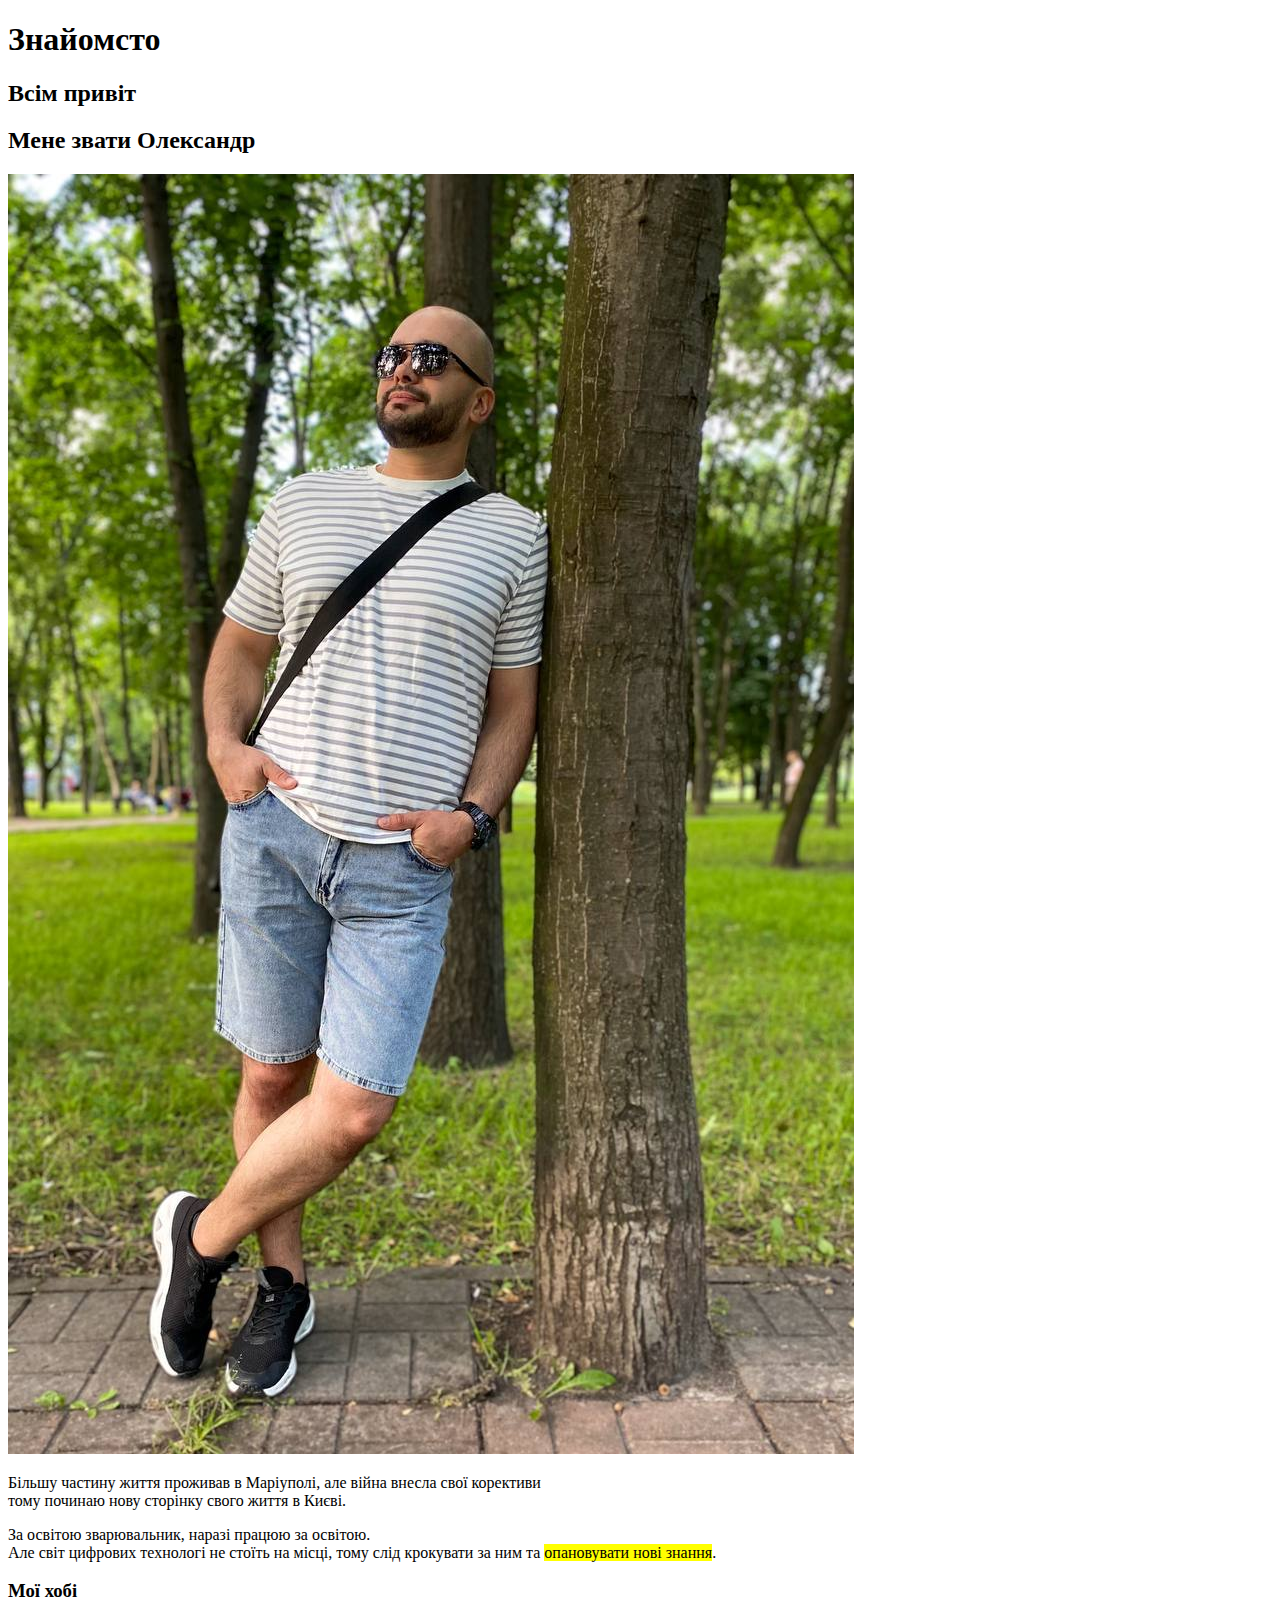
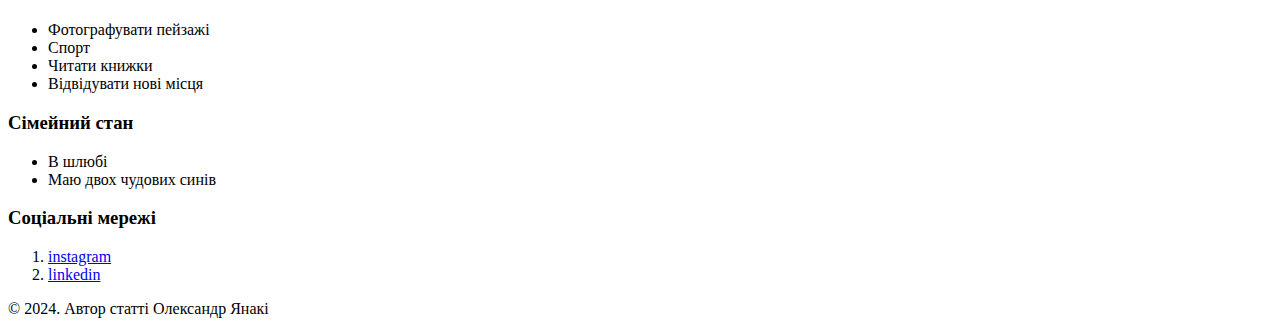
<file: lesson_02/index.html>
<!DOCTYPE html>
<html lang="uk">

<head>
	<meta charset="UTF-8">
	<meta name="viewport" content="width=device-width, initial-scale=1.0">
	<title>Lesson 02</title>
</head>

<body>
	<header>
		<h1>Знайомсто</h1>
	</header>
	<main>
		<div>
			<h2>Всім привіт</h2>
			<h2>Мене звати Олександр</h2>
			<img src="img/photo_5460865460632412377_y.jpg" alt="Фото Олександра в полосатій футболці біля дерева">
			<p>
				Більшу частину життя проживав в Маріуполі, але війна внесла свої корективи <br>тому починаю нову
				сторінку
				свого життя в Києві.
			</p>
		</div>
		<div>
			За освітою зварювальник, наразі працюю за освітою. <br> Але світ цифрових технологі не стоїть на місці, тому
			слід крокувати за ним та <mark>опановувати нові знання</mark>.
		</div>
		<div>
			<h3>Мої хобі</h3>
			<ul>
				<li>Фотографувати пейзажі</li>
				<li>Спорт</li>
				<li>Читати книжки</li>
				<li>Відвідувати нові місця</li>
			</ul>
		</div>
		<div>
			<h3>Сімейний стан</h3>
			<ul>
				<li>В шлюбі</li>
				<li>Маю двох чудових синів</li>
			</ul>
		</div>
		<div>
			<h3>Соціальні мережі</h3>
			<ol>
				<li><a href="https://www.instagram.com/yanakialex/" target="_blank">instagram</a></li>
				<li><a href="https://www.linkedin.com/in/oleksandr-yanaki-a48958284/" target="_blank">linkedin</a></li>
			</ol>
		</div>
	</main>
	<footer>
		<p>&copy;
			2024. Автор статті Олександр Янакі
		</p>
	</footer>
</body>

</html>
</file>
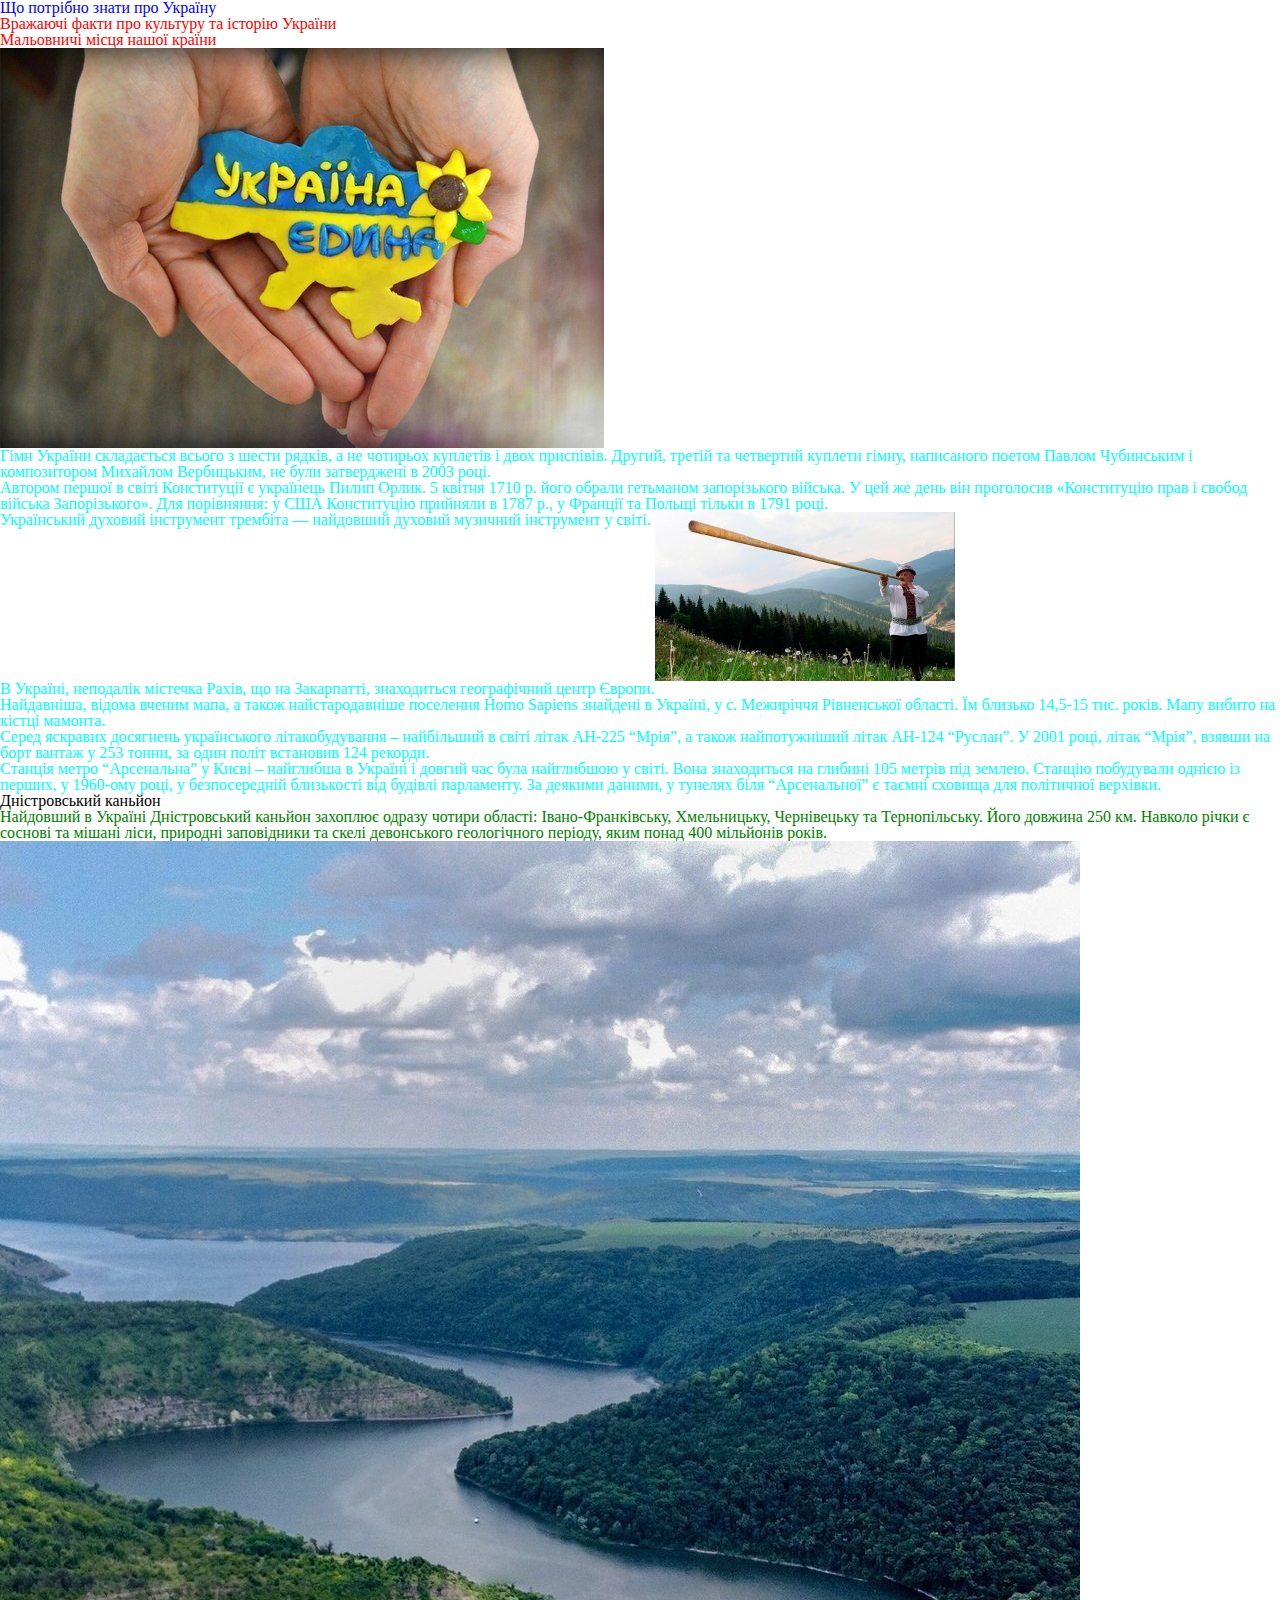
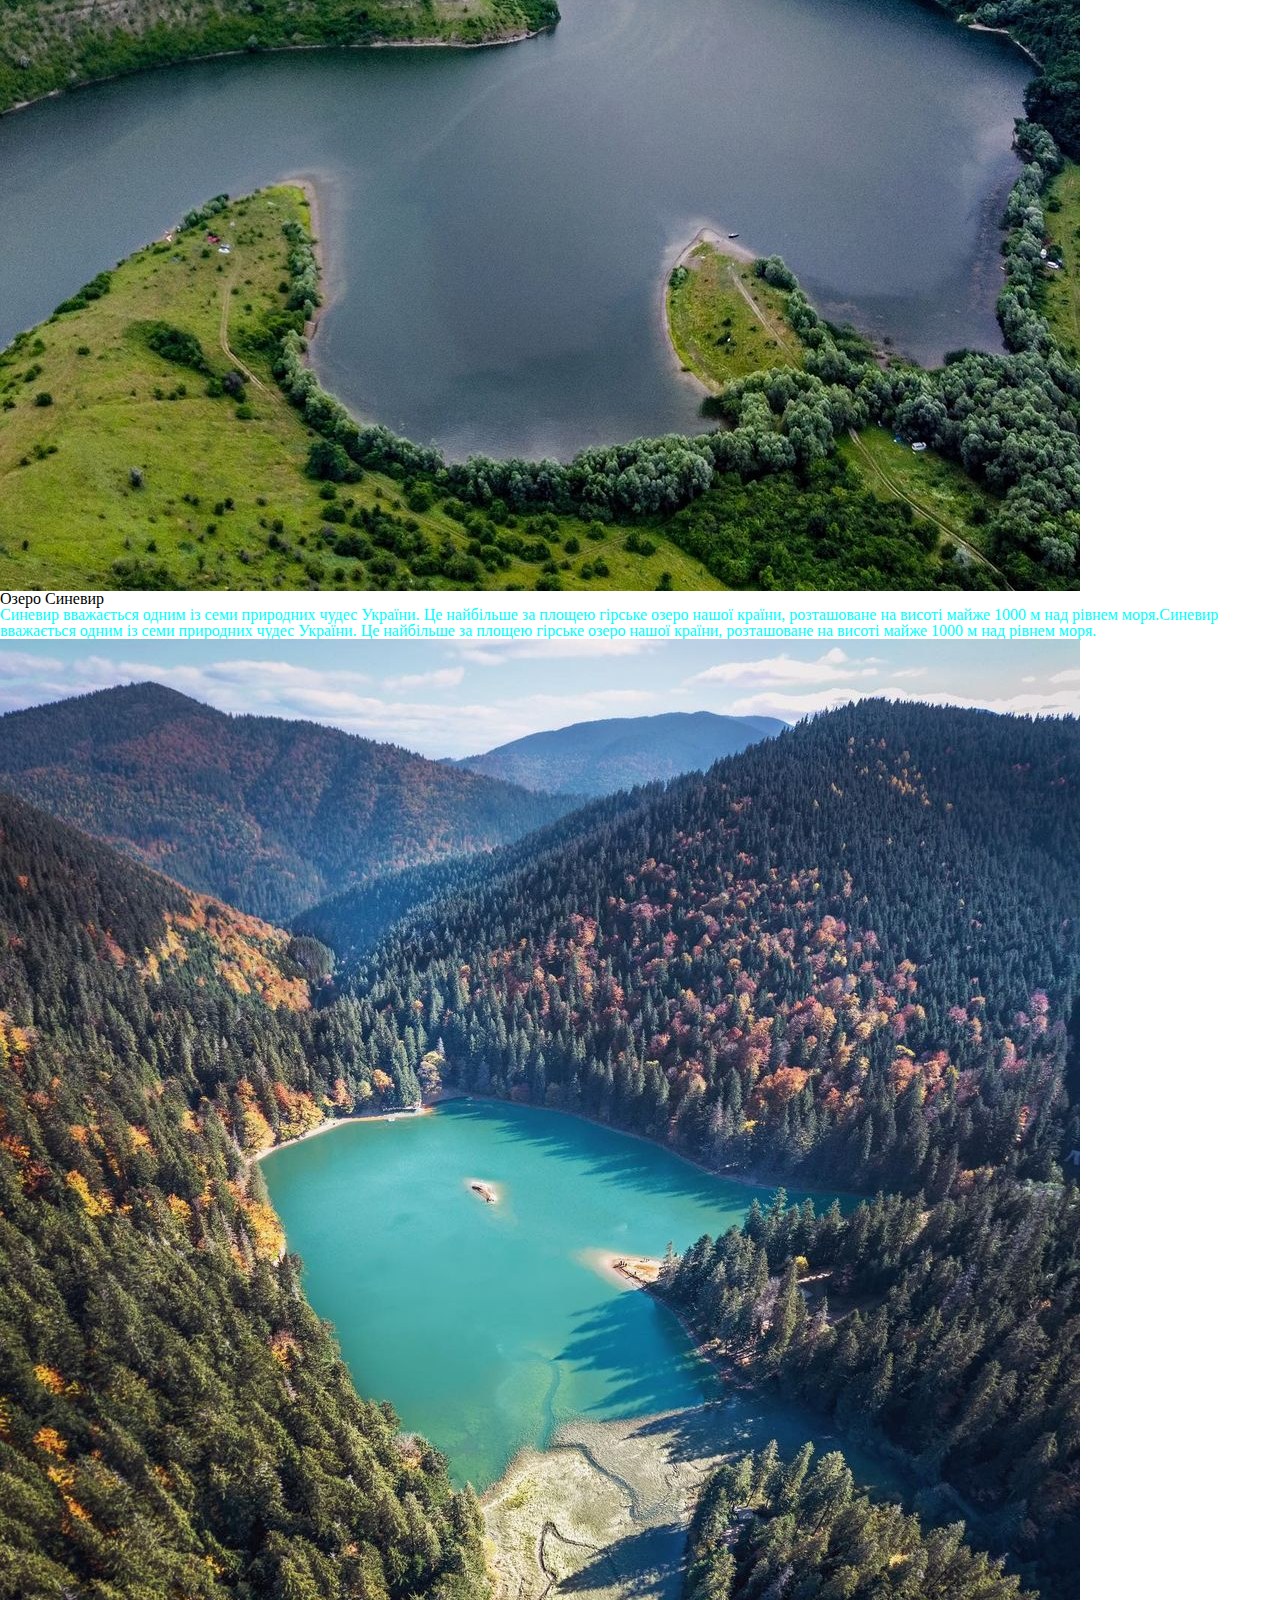
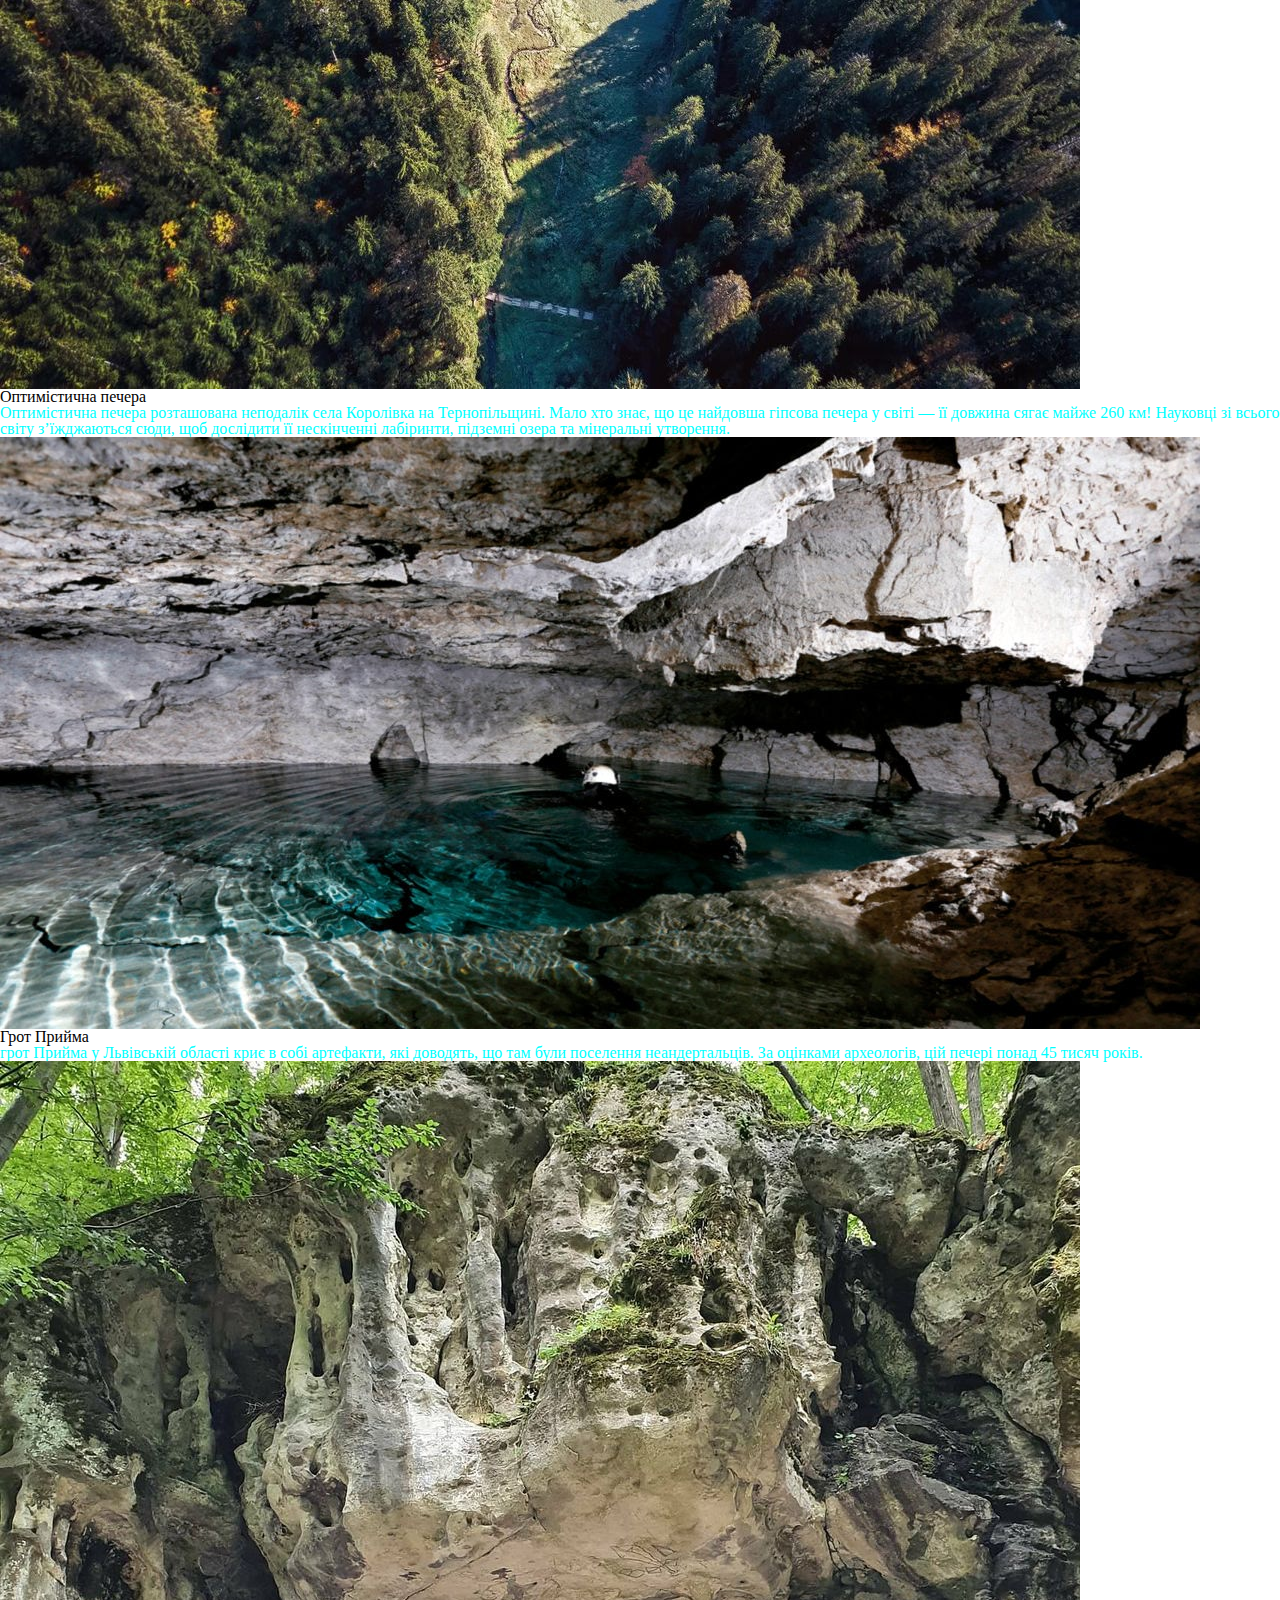
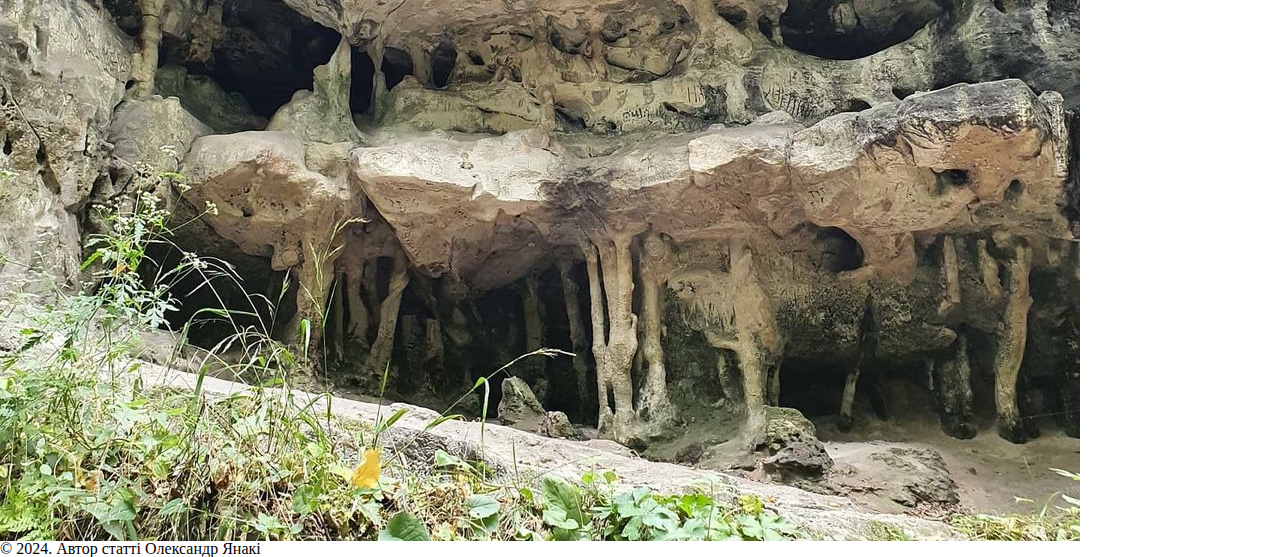
<file: lesson_03/index.html>
<!DOCTYPE html>
<html lang="uk">

<head>
    <meta charset="UTF-8">
    <meta name="viewport" content="width=device-width, initial-scale=1.0">
    <link rel="stylesheet" href="css/style.css">
    <title>lesson 03</title>
</head>

<body>
    <header class="header">
        <div class="hero">
            <h1>Що потрібно знати про Україну</h1>
            <div class="block-list">
                <ul class="list">
                    <li class="item">
                        <a class="link" href="#history-ukraine">Вражаючі факти про культуру та історію України</a>
                    </li>
                    <li class="item">
                        <a class="link" href="#places">Мальовничі місця нашої країни</a>
                    </li>
                </ul>
            </div>
            <img class="img" src="img/2.jpeg" alt="Магніт в формі України на долонях людини">
        </div>

    </header>
    <main>
        <div id="history-ukraine">
            <ol class="number-list">
                <li class="number-item">
                    Гімн України складається всього з шести рядків, а не чотирьох куплетів і двох приспівів. Другий,
                    третій та четвертий
                    куплети гімну, написаного поетом Павлом Чубинським і композитором Михайлом Вербицьким, не були
                    затверджені в 2003 році.
                </li>
                <li class="number-item">
                    Автором першої в світі Конституції є українець Пилип Орлик. 5 квітня 1710 р. його обрали гетьманом
                    запорізького війська.
                    У цей же день він проголосив «Конституцію прав і свобод війська Запорізького». Для порівняння: у США
                    Конституцію
                    прийняли в 1787 р., у Франції та Польщі тільки в 1791 році.
                </li>
                <li class="number-item">
                    Український духовий інструмент трембіта — найдовший духовий музичний інструмент у світі.
                    <img src="img/4-2-300x169.jpg" alt="Українец в вишиванці грає на трембіті">
                </li>
                <li class="number-item">
                    В Україні, неподалік містечка Рахів, що на Закарпатті, знаходиться географічний центр Європи.
                </li>
                <li class="number-item">
                    Найдавніша, відома вченим мапа, а також найстародавніше поселення Homo Sapiens знайдені в Україні, у
                    с. Межиріччя
                    Рівненської області. Їм близько 14,5-15 тис. років. Мапу вибито на кістці мамонта.
                </li>
                <li class="number-item">
                    Серед яскравих досягнень українського літакобудування – найбільший в світі літак АН-225 “Мрія”, а
                    також найпотужніший
                    літак АН-124 “Руслан”. У 2001 році, літак “Мрія”, взявши на борт вантаж у 253 тонни, за один політ
                    встановив 124
                    рекорди.
                </li>
                <li class="number-item">
                    Станція метро “Арсенальна” у Києві – найглибша в Україні і довгий час була найглибшою у світі. Вона
                    знаходиться на
                    глибині 105 метрів під землею. Станцію побудували однією із перших, у 1960-ому році, у безпосередній
                    близькості від
                    будівлі парламенту. За деякими даними, у тунелях біля “Арсенальної” є таємні сховища для політичної
                    верхівки.
                </li>
            </ol>
        </div>
        <div id="places">
            <div class="block-canyon">
                <h2>
                    Дністровський каньйон
                </h2>
                <p>
                    Найдовший в Україні Дністровський каньйон захоплює одразу чотири області: Івано-Франківську,
                    Хмельницьку, Чернівецьку та
                    Тернопільську. Його довжина 250 км.
                    Навколо річки є соснові та мішані ліси, природні заповідники та скелі девонського геологічного
                    періоду,
                    яким понад 400
                    мільйонів років.
                    <img src="img/dnister.jpg" alt="Фото Дністровського каньйона з висоти">
                </p>
            </div>
            <div class="block-lake">
                <h2>
                    Озеро Синевир
                </h2>
                <p>
                    Синевир вважається одним із семи природних чудес України. Це найбільше за площею гірське озеро нашої
                    країни, розташоване
                    на висоті майже 1000 м над рівнем моря.Синевир вважається одним із семи природних чудес України. Це
                    найбільше за площею гірське озеро нашої країни, розташоване
                    на висоті майже 1000 м над рівнем моря.
                    <img src="img/synevyr.jpg" alt="Озеро Синевір на фоні гір">
                </p>
            </div>
            <div class="block-cave">
                <h2>
                    Оптимістична печера
                </h2>
                <p>
                    Оптимістична печера розташована неподалік села Королівка на Тернопільщині. Мало хто знає, що це
                    найдовша
                    гіпсова печера
                    у світі — її довжина сягає майже 260 км!

                    Науковці зі всього світу з’їжджаються сюди, щоб дослідити її нескінченні лабіринти, підземні озера
                    та
                    мінеральні
                    утворення.
                    <img src="img/pechera-1200x592.jpg" alt="Озеро з прозорою водою  печері">
                </p>
            </div>
            <div class="block-grotto">
                <h2>
                    Грот Прийма
                </h2>
                <p>
                    грот Прийма у Львівській області криє в собі артефакти, які доводять, що там були поселення
                    неандертальців. За оцінками
                    археологів, цій печері понад 45 тисяч років.
                    <img src="img/hrot.jpg" alt="Фото грота Проийма з тонелями між кам'яними стовпами">
                </p>
            </div>
        </div>
    </main>
    <footer>
        <p>
            &copy; 2024. Автор статті Олександр Янакі
        </p>
    </footer>
</body>

</html>
</file>
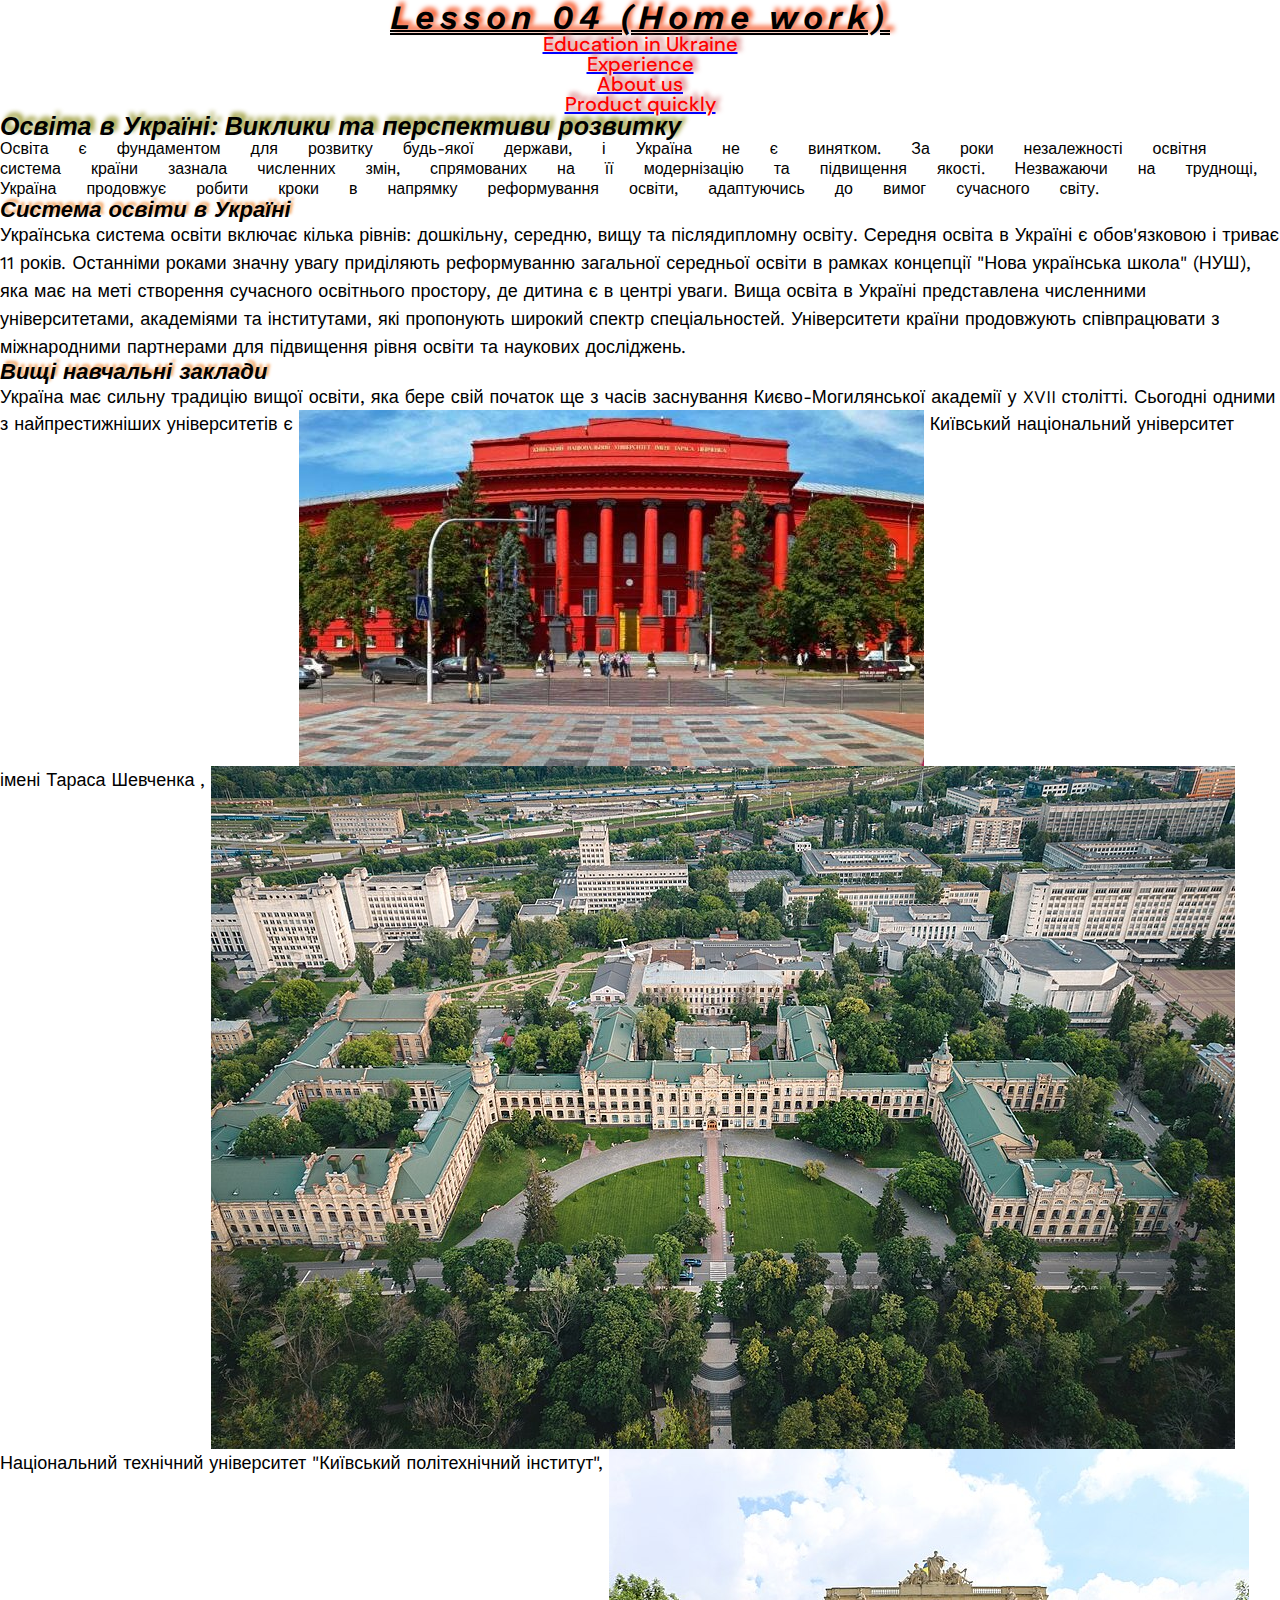
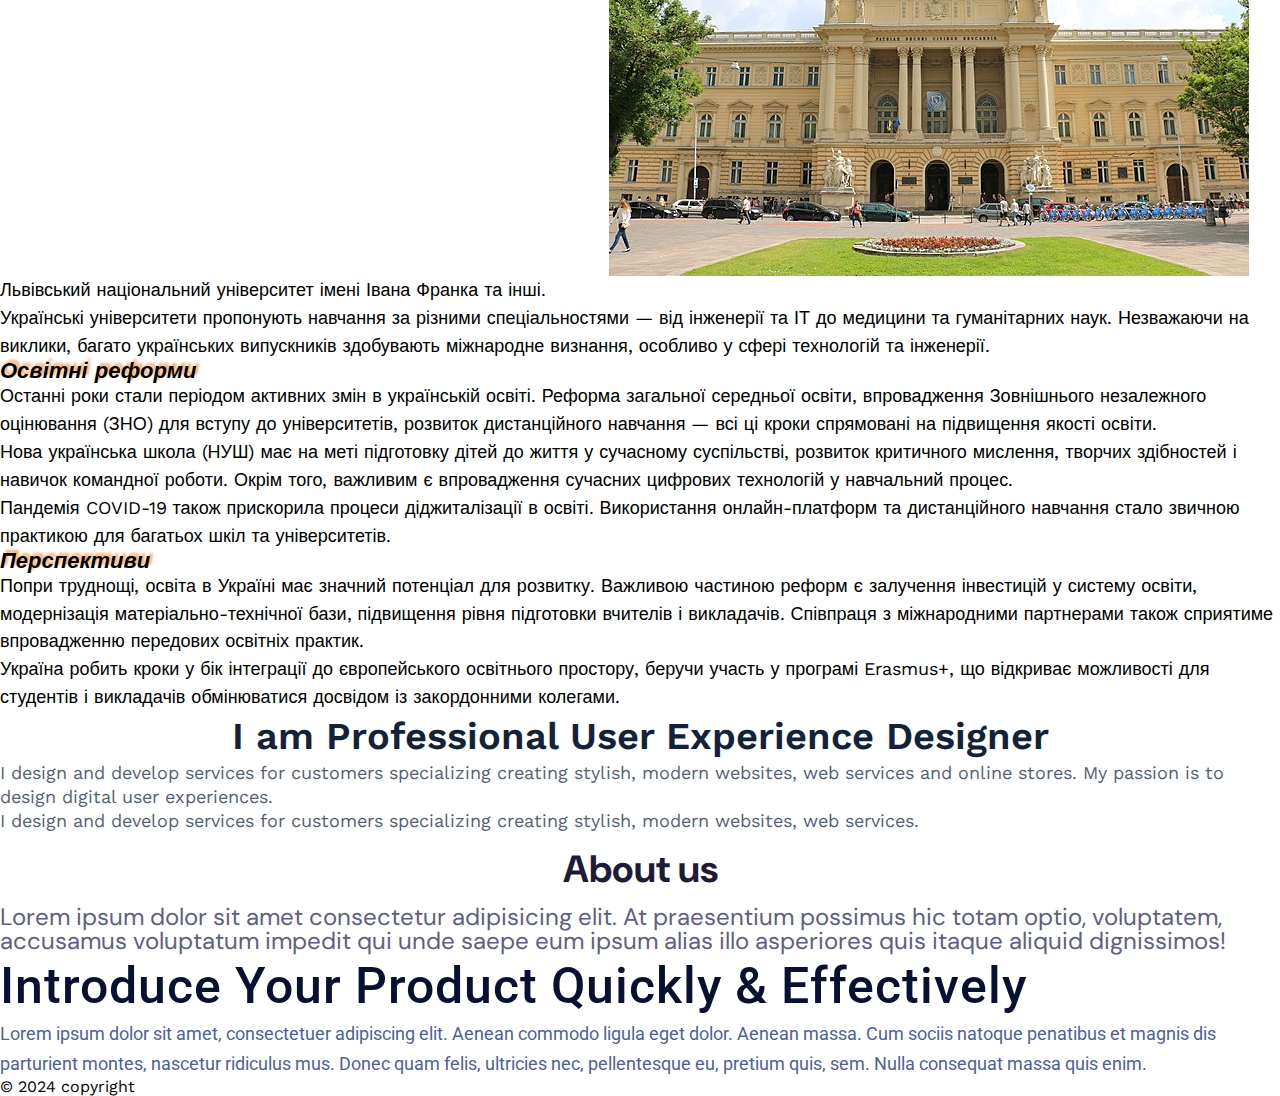
<file: lesson_04/index.html>
<!DOCTYPE html>
<html lang="uk">

<head>
    <meta charset="UTF-8">
    <meta name="viewport" content="width=device-width, initial-scale=1.0">
    <link rel="stylesheet" href="css/style.css">
    <title>Lesson 04</title>
</head>

<body>
    <header>
        <h1 class="hero">
            Lesson 04 (Home work)
        </h1>
        <div class="list">
            <ul>
                <li class="item">
                    <a href="#block-education">Education in Ukraine</a>
                </li>
                <li class="item">
                    <a href="#resume-about">Experience</a>
                </li>
                <li class="item">
                    <a href="#about-us">About us</a>
                </li>
                <li class="item">
                    <a href="#product-quickly">Product quickly</a>
                </li>
            </ul>
        </div>
    </header>
    <main>
        <div id="block-education">
            <h2>
                Освіта в Україні: Виклики та перспективи розвитку
            </h2>
            <p>
                Освіта є фундаментом для розвитку будь-якої держави, і Україна не є винятком. За роки незалежності
                освітня система
                країни зазнала численних змін, спрямованих на її модернізацію та підвищення якості. Незважаючи на
                труднощі, Україна
                продовжує робити кроки в напрямку реформування освіти, адаптуючись до вимог сучасного світу.
            </p>
        </div>
        <div class="main-part">
            <div class="education-overview">
                <h3>
                    Система освіти в Україні
                </h3>
                <p>
                    Українська система освіти включає кілька рівнів: дошкільну, середню, вищу та післядипломну освіту.
                    Середня освіта в
                    Україні є обов'язковою і триває 11 років. Останніми роками значну увагу приділяють реформуванню
                    загальної середньої
                    освіти в рамках концепції "Нова українська школа" (НУШ), яка має на меті створення сучасного
                    освітнього
                    простору, де
                    дитина є в центрі уваги.
                    Вища освіта в Україні представлена численними університетами, академіями та інститутами, які
                    пропонують
                    широкий спектр
                    спеціальностей. Університети країни продовжують співпрацювати з міжнародними партнерами для
                    підвищення
                    рівня освіти та
                    наукових досліджень.
                </p>
            </div>
            <div class="higher-education">
                <h3>
                    Вищі навчальні заклади
                </h3>
                <p>
                    Україна має сильну традицію вищої освіти, яка бере свій початок ще з часів заснування
                    Києво-Могилянської академії у XVII
                    столітті. Сьогодні одними з найпрестижніших університетів є <img src="img/673.jpg"
                        alt="червоний корпус національного університету імені Тараса Шевченка"> Київський національний
                    університет імені Тараса Шевченка , <img src="img/KPI002_Vladyslav_Lypovyi_2022.jpg"
                        alt="фото Київського політехнічного інституту з гори">
                    Національний технічний університет "Київський політехнічний інститут", <img
                        src="img/640px-Львів,_Університетська_1,_Головний_навчальний_корпус_університету.jpg"
                        alt="Головний навчальний корпус Лвівського навчального університету">
                    Львівський національний університет імені Івана
                    Франка та інші. <br>
                    Українські університети пропонують навчання за різними спеціальностями — від інженерії та ІТ до
                    медицини та гуманітарних
                    наук. Незважаючи на виклики, багато українських випускників здобувають міжнародне визнання, особливо
                    у сфері технологій
                    та інженерії.
                </p>
            </div>
            <div class="reforms">
                <h3>
                    Освітні реформи
                </h3>
                <p>
                    Останні роки стали періодом активних змін в українській освіті. Реформа загальної середньої освіти,
                    впровадження
                    Зовнішнього незалежного оцінювання (ЗНО) для вступу до університетів, розвиток дистанційного
                    навчання — всі ці кроки
                    спрямовані на підвищення якості освіти. <br>
                    Нова українська школа (НУШ) має на меті підготовку дітей до життя у сучасному суспільстві, розвиток
                    критичного мислення,
                    творчих здібностей і навичок командної роботи. Окрім того, важливим є впровадження сучасних цифрових
                    технологій у
                    навчальний процес. <br>
                    Пандемія COVID-19 також прискорила процеси діджиталізації в освіті. Використання онлайн-платформ та
                    дистанційного
                    навчання стало звичною практикою для багатьох шкіл та університетів.
                </p>
            </div>
            <div class="prospects">
                <h3>
                    Перспективи
                </h3>
                <p>
                    Попри труднощі, освіта в Україні має значний потенціал для розвитку. Важливою частиною реформ є
                    залучення інвестицій у
                    систему освіти, модернізація матеріально-технічної бази, підвищення рівня підготовки вчителів і
                    викладачів. Співпраця з
                    міжнародними партнерами також сприятиме впровадженню передових освітніх практик. <br>
                    Україна робить кроки у бік інтеграції до європейського освітнього простору, беручи участь у програмі
                    Erasmus+, що
                    відкриває можливості для студентів і викладачів обмінюватися досвідом із закордонними колегами.
                </p>
            </div>
        </div>
        <div lang="en" id="resume-about">
            <h3>
                I am Professional User Experience Designer
            </h3>
            <p>
                I design and develop services for customers specializing creating stylish, modern websites, web services
                and online
                stores. My passion is to design digital user experiences.
            </p>
            <p>
                I design and develop services for customers specializing creating stylish, modern websites, web
                services.
            </p>
        </div>
        <div id="about-us">
            <h3>
                About us
            </h3>
            <p>
                Lorem ipsum dolor sit amet consectetur adipisicing elit. At praesentium possimus hic totam optio,
                voluptatem, accusamus voluptatum impedit qui unde saepe eum ipsum alias illo asperiores quis itaque
                aliquid dignissimos!
            </p>
        </div>
        <div id="product-quickly">
            <h3>
                Introduce Your Product Quickly & Effectively
            </h3>
            <p>
                Lorem ipsum dolor sit amet, consectetuer adipiscing elit. Aenean commodo ligula eget dolor. Aenean
                massa. Cum sociis
                natoque penatibus et magnis dis parturient montes, nascetur ridiculus
                mus. Donec quam felis, ultricies nec, pellentesque eu, pretium quis, sem. Nulla consequat massa quis
                enim.
            </p>
        </div>
    </main>
    <footer>
        <div>
            <p>
                &copy; 2024 copyright
            </p>

        </div>
    </footer>
</body>

</html>
</file>
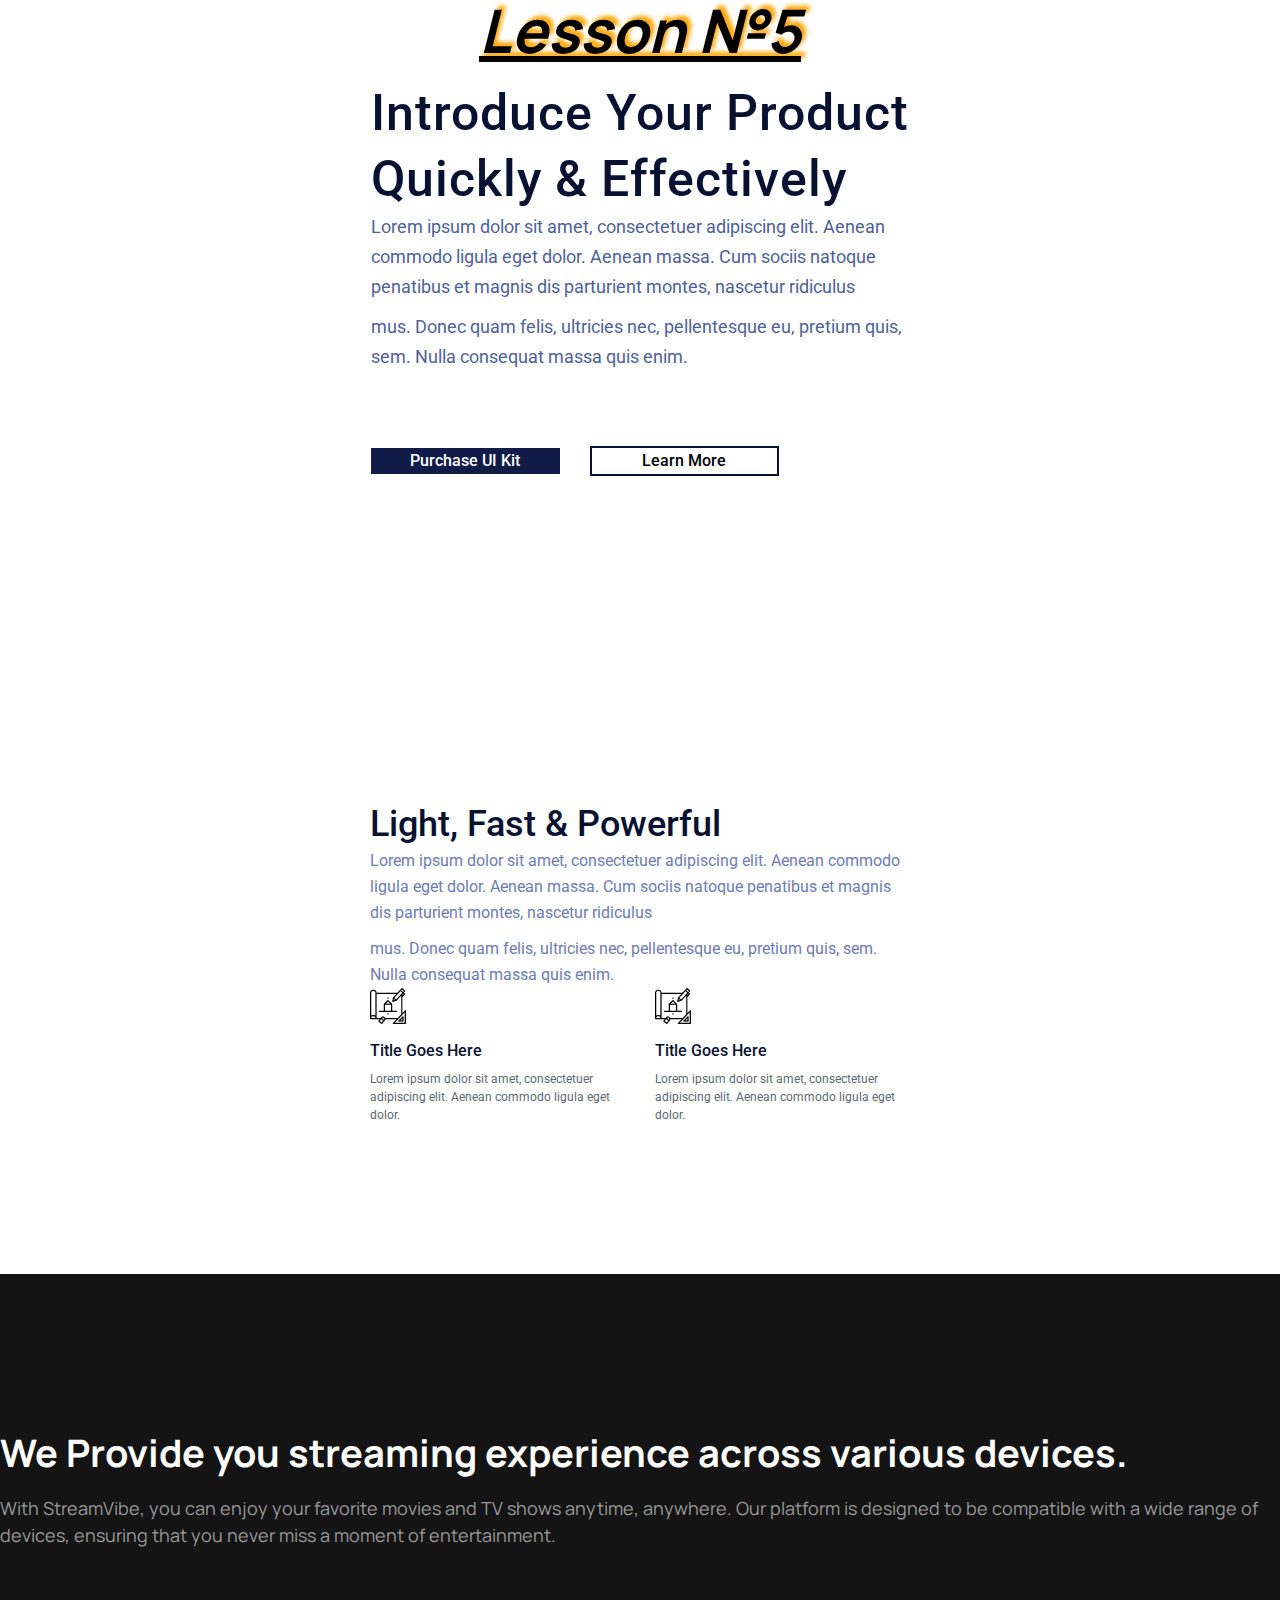
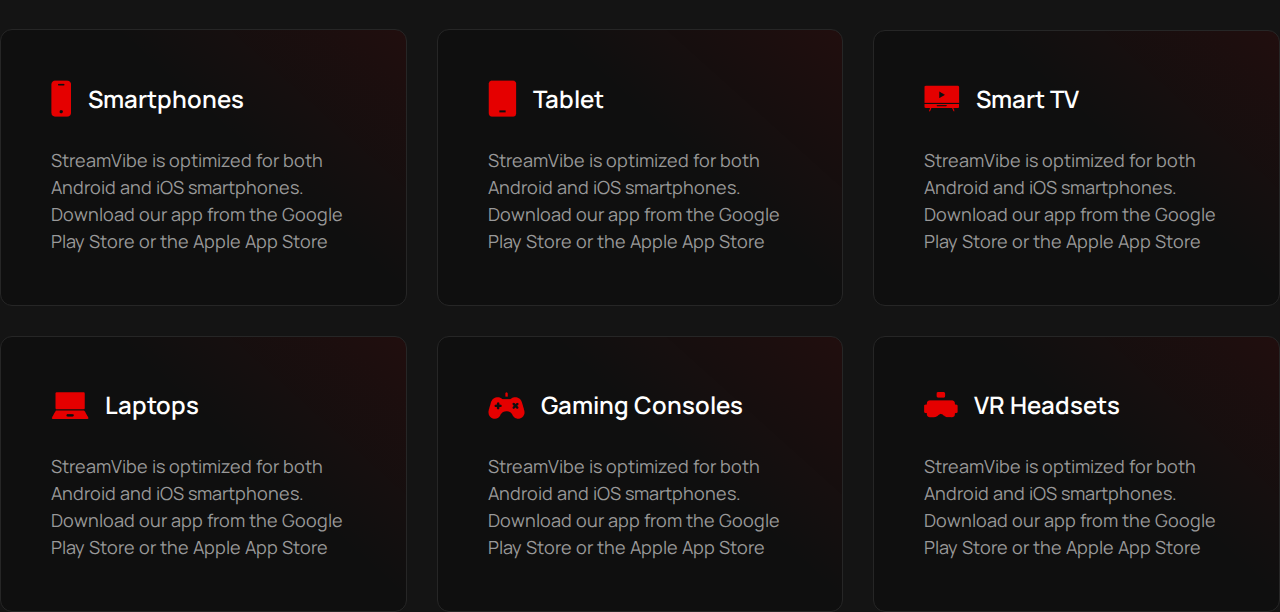
<file: lesson_05/index.html>
<!DOCTYPE html>
<html lang="en">

<head>
   <meta charset="UTF-8">
   <meta name="viewport" content="width=device-width, initial-scale=1.0">
   <link rel="stylesheet" href="css/style.css">
   <title>Lesson 5</title>
</head>

<body>
   <header>
      <h1>
         Lesson №5
      </h1>
   </header>
   <main>
      <div class="hero-content">
         <div class="text-block">
            <h2>
               Introduce Your Product Quickly & Effectively
            </h2>
            <p>
               Lorem ipsum dolor sit amet, consectetuer adipiscing elit. Aenean commodo ligula eget dolor. Aenean
               massa. Cum sociis
               natoque penatibus et magnis dis parturient montes, nascetur ridiculus
               <span>mus. Donec quam felis, ultricies nec, pellentesque eu, pretium quis, sem. Nulla consequat
                  massa quis
                  enim.</span>
            </p>
         </div>
         <div class="link">
            <a class="purchase-ui-kit" href="#">Purchase UI Kit</a>
            <a class="learn-more" href="#">Learn More</a>
         </div>
         <!-- <button class="purchase-ui-kit" type="button">Purchase UI Kit</button>
         <button class="learn-more" type="button">Learn More</button> -->
      </div>
      <div class="undraw">
         <div class="second-text-block">
            <h2>
               Light, Fast & Powerful
            </h2>
            <p>
               Lorem ipsum dolor sit amet, consectetuer adipiscing elit. Aenean commodo ligula eget dolor. Aenean
               massa. Cum sociis
               natoque penatibus et magnis dis parturient montes, nascetur ridiculus
               <span>
                  mus. Donec quam felis, ultricies nec, pellentesque eu, pretium quis, sem. Nulla consequat massa
                  quis
                  enim.
               </span>
            </p>
         </div>
         <div class="items">
            <div class="first-element">
               <img src="img/Combined_Shape.png" alt="Shape">
               <h3>
                  Title Goes Here
               </h3>
               <p>
                  Lorem ipsum dolor sit amet, consectetuer adipiscing elit. Aenean commodo ligula eget dolor.
               </p>
            </div>
            <div class="second-element">
               <img src="img/Combined_Shape.png" alt="shape">
               <h3>
                  Title Goes Here
               </h3>
               <p>
                  Lorem ipsum dolor sit amet, consectetuer adipiscing elit. Aenean commodo ligula eget dolor.
               </p>
            </div>
         </div>
      </div>

      <!-- Вторе завдання -->

      <div class="dark-theme-website">
         <div class="text-container">
            <h2>
               We Provide you streaming experience across various devices.
            </h2>
            <p>
               With StreamVibe, you can enjoy your favorite movies and TV shows anytime, anywhere. Our platform is
               designed to be
               compatible with a wide range of devices, ensuring that you never miss a moment of entertainment.
            </p>
         </div>
         <div class="sub-container">
            <div class="first-sub">
               <div class="card-smartphones">
                  <div class="sub-card-smartphones">
                     <div class="header-card">
                        <div class="icon-container">
                           <img class="smartphone" src="img/Vector.png" alt="Smartphone icon">
                        </div>
                        <h3>Smartphones</h3>
                     </div>
                     <p>
                        StreamVibe is optimized for both Android and iOS smartphones. Download our app from the Google
                        Play Store or the Apple
                        App Store
                     </p>
                  </div>
               </div>
               <div class="card-tablet">
                  <div class="sub-card-tablet">
                     <div class="header-card">
                        <div class="icon-container">
                           <img src="img/Vector1.png" alt="Tablet icon">
                        </div>
                        <h3>
                           Tablet
                        </h3>
                     </div>
                     <p>
                        StreamVibe is optimized for both Android and iOS smartphones. Download our app from the
                        Google
                        Play Store or the Apple
                        App Store
                     </p>
                  </div>
               </div>
               <div class="card-smart-tv">
                  <div class="sub-card-smart-tv">
                     <div class="header-card">
                        <div class="icon-container">
                           <img src="img/Group.png" alt="Smart TV icon">
                        </div>
                        <h3>
                           Smart TV
                        </h3>
                     </div>
                     <p>
                        StreamVibe is optimized for both Android and iOS smartphones. Download our app from the
                        Google
                        Play Store or the Apple
                        App Store
                     </p>
                  </div>
               </div>
            </div>
            <div class="second-sub">
               <div class="card-laptop">
                  <div class="sub-card-laptop">
                     <div class="header-card">
                        <div class="icon-container">
                           <img src="img/Union.png" alt="Laptop icon">
                        </div>
                        <h3>
                           Laptops
                        </h3>
                     </div>
                     <p>
                        StreamVibe is optimized for both Android and iOS smartphones. Download our app from the
                        Google
                        Play Store or the Apple
                        App Store
                     </p>
                  </div>
               </div>
               <div class="card-gaming-consoles">
                  <div class="sub-card-gaming-consoles">
                     <div class="header-card">
                        <div class="icon-container">
                           <img src="img/Union1.png" alt="Gaming Consoles icon">
                        </div>
                        <h3>
                           Gaming Consoles
                        </h3>
                     </div>
                     <p>
                        StreamVibe is optimized for both Android and iOS smartphones. Download our app from the
                        Google
                        Play Store or the Apple
                        App Store
                     </p>
                  </div>
               </div>
               <div class="card-vr-headsets">
                  <div class="sub-card-vr-headsets">
                     <div class="header-card">
                        <div class="icon-container">
                           <img src="img/Union2.png" alt="VR Headsets icon">
                        </div>
                        <h3>
                           VR Headsets
                        </h3>
                     </div>
                     <p>
                        StreamVibe is optimized for both Android and iOS smartphones. Download our app from the
                        Google
                        Play Store or the Apple
                        App Store
                     </p>
                  </div>
               </div>
            </div>
         </div>
      </div>
   </main>
   <footer></footer>
</body>

</html>
</file>
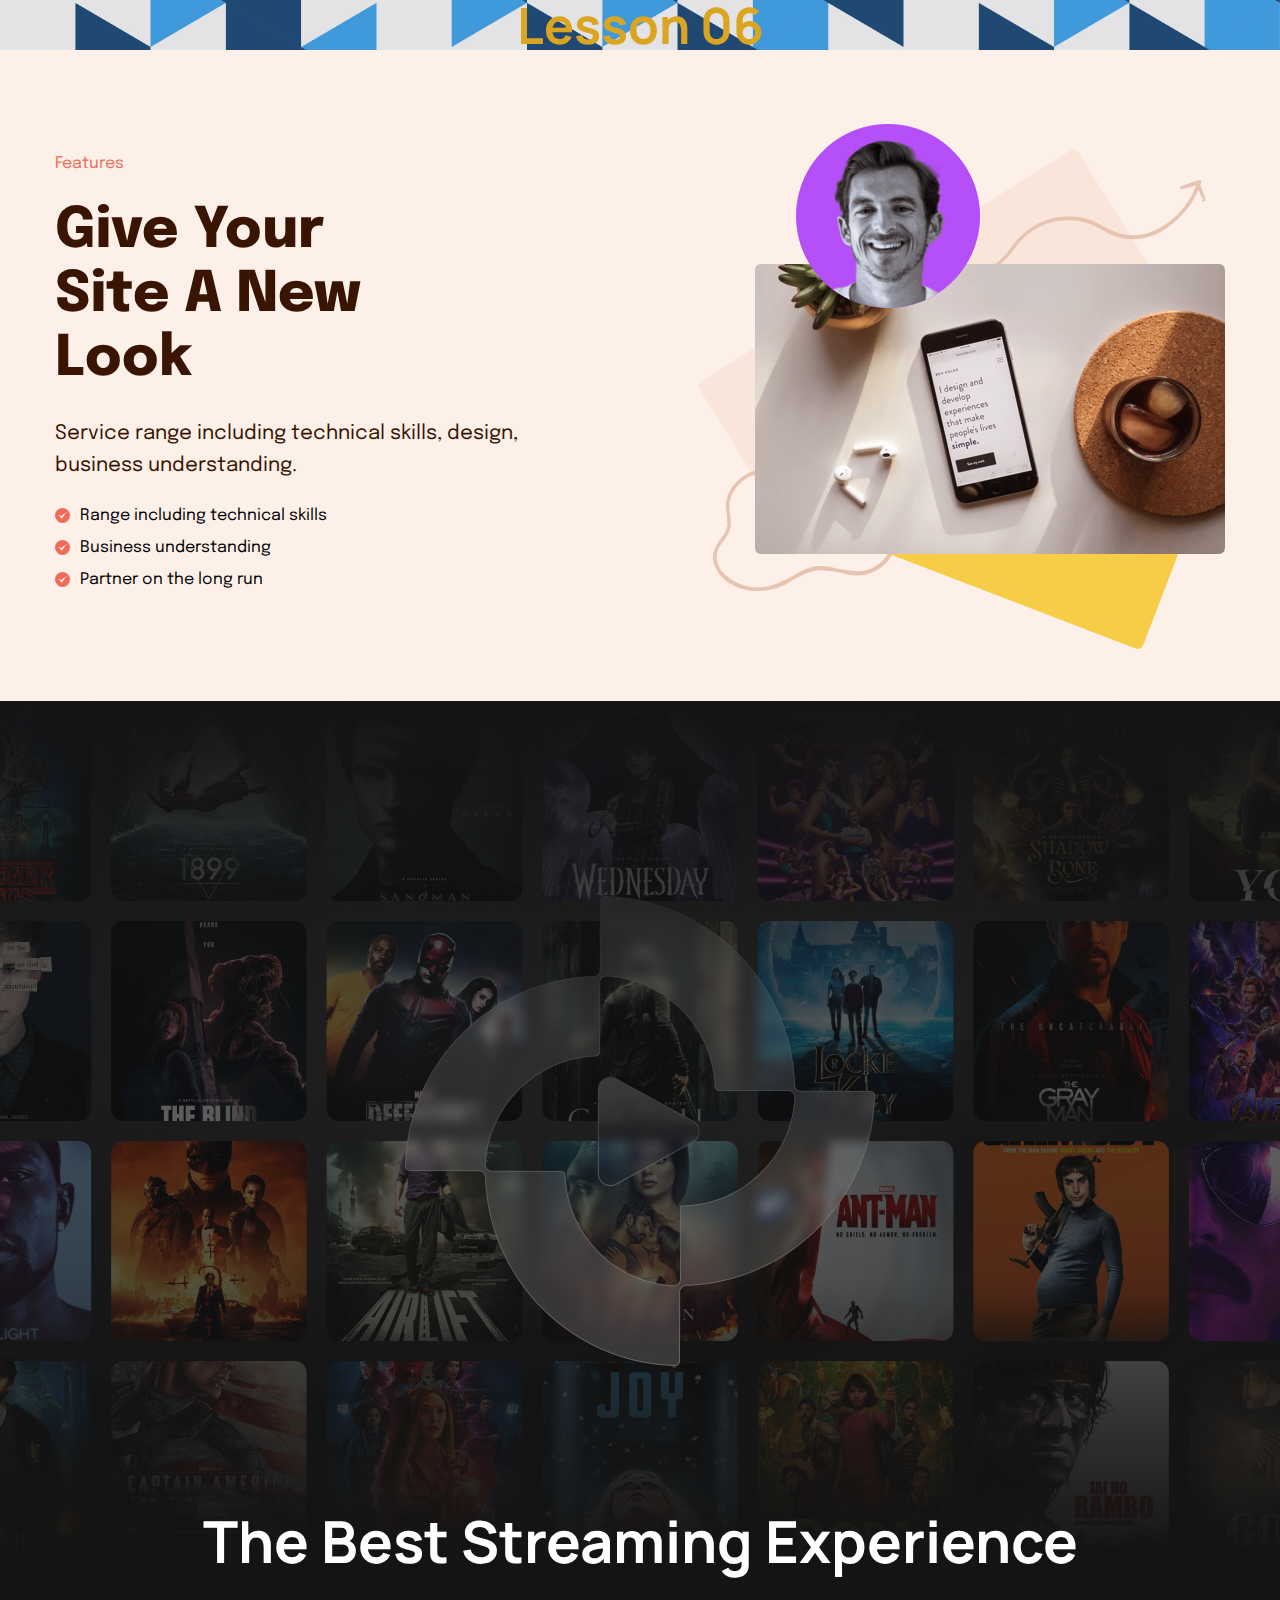
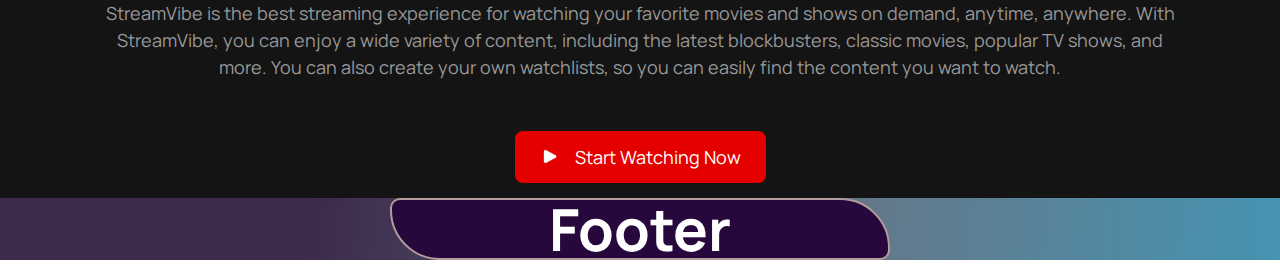
<file: lesson_06/index.html>
<!DOCTYPE html>
<html lang="en">

<head>
    <meta charset="UTF-8">
    <meta name="viewport" content="width=device-width, initial-scale=1.0">
    <link rel="stylesheet" href="css/style.css">
    <title>Lesson 06
    </title>
</head>

<body>
    <div class="wrapper">
        <header>
            <h1>
                Lesson 06
            </h1>
        </header>
        <main>

            <!-- Перше завдання -->

            <div class="portfolio">
                <!-- створюємо обмежувальний контейнер -->
                <div class="container">
                    <!-- створюємо блоки для контенту -->
                    <div class="left-content">
                        <div class="sub">
                            Features
                        </div>
                        <h2>
                            Give Your Site
                            A New Look
                        </h2>
                        <p>
                            Service range including technical skills, design, business understanding.
                        </p>
                        <ul class="list">
                            <li>
                                Range including technical skills
                            </li>
                            <li>
                                Business understanding
                            </li>
                            <li>
                                Partner on the long run
                            </li>
                        </ul>
                    </div>
                    <div class="right-content">
                        <img src="img/pic.png" alt="">
                    </div>
                </div>
            </div>
            <!-- вторе завдання -->

            <div class="movie">
                <div class="background"></div>
                <div class="content">
                    <h2>
                        The Best Streaming Experience
                    </h2>
                    <p>
                        StreamVibe is the best streaming experience for watching your favorite movies and shows
                        on
                        demand, anytime, anywhere.
                        With StreamVibe, you can enjoy a wide variety of content, including the latest
                        blockbusters,
                        classic movies, popular TV
                        shows, and more. You can also create your own watchlists, so you can easily find the
                        content
                        you want to watch.
                    </p>
                    <a href="#"><span>Start Watching Now</span>
                    </a>
                </div>
            </div>
        </main>
        <footer>
            <div class="footer">
                <h2>Footer</h2>
            </div>
        </footer>
    </div>
</body>

</html>
</file>
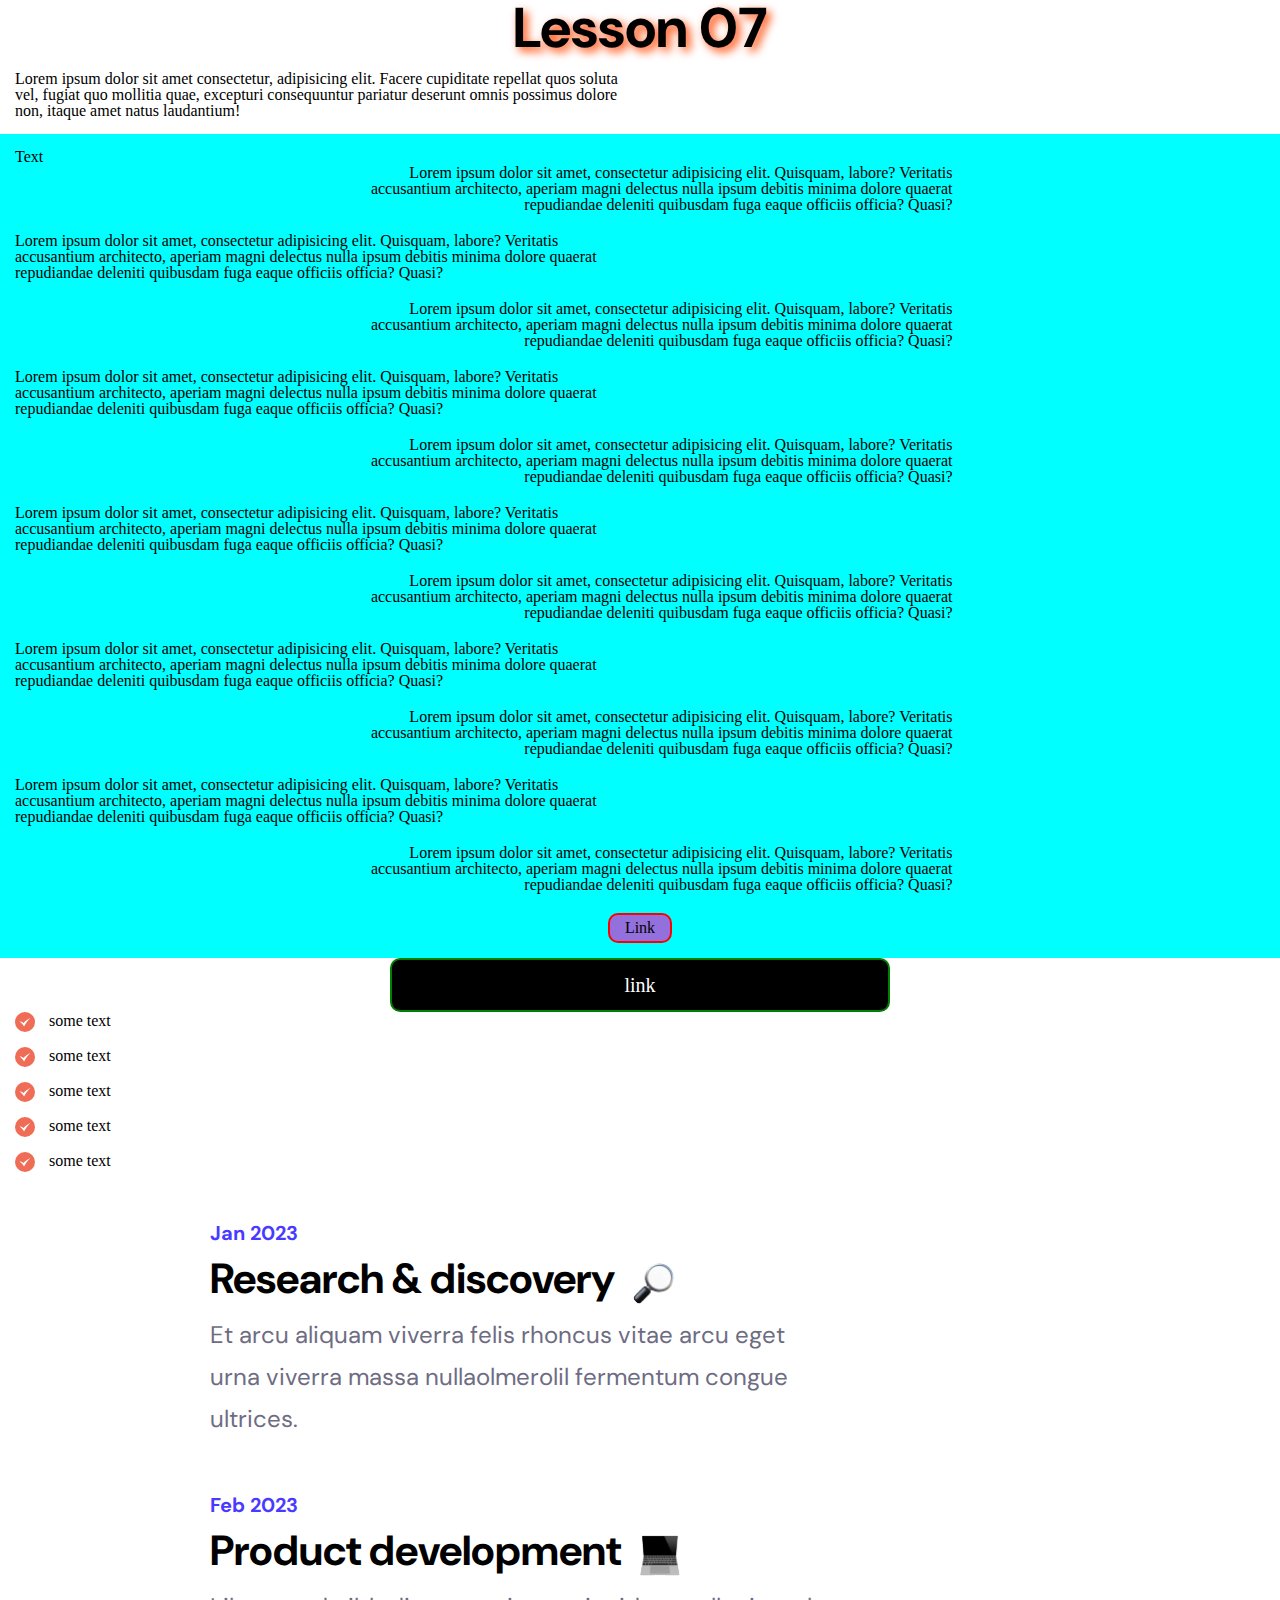
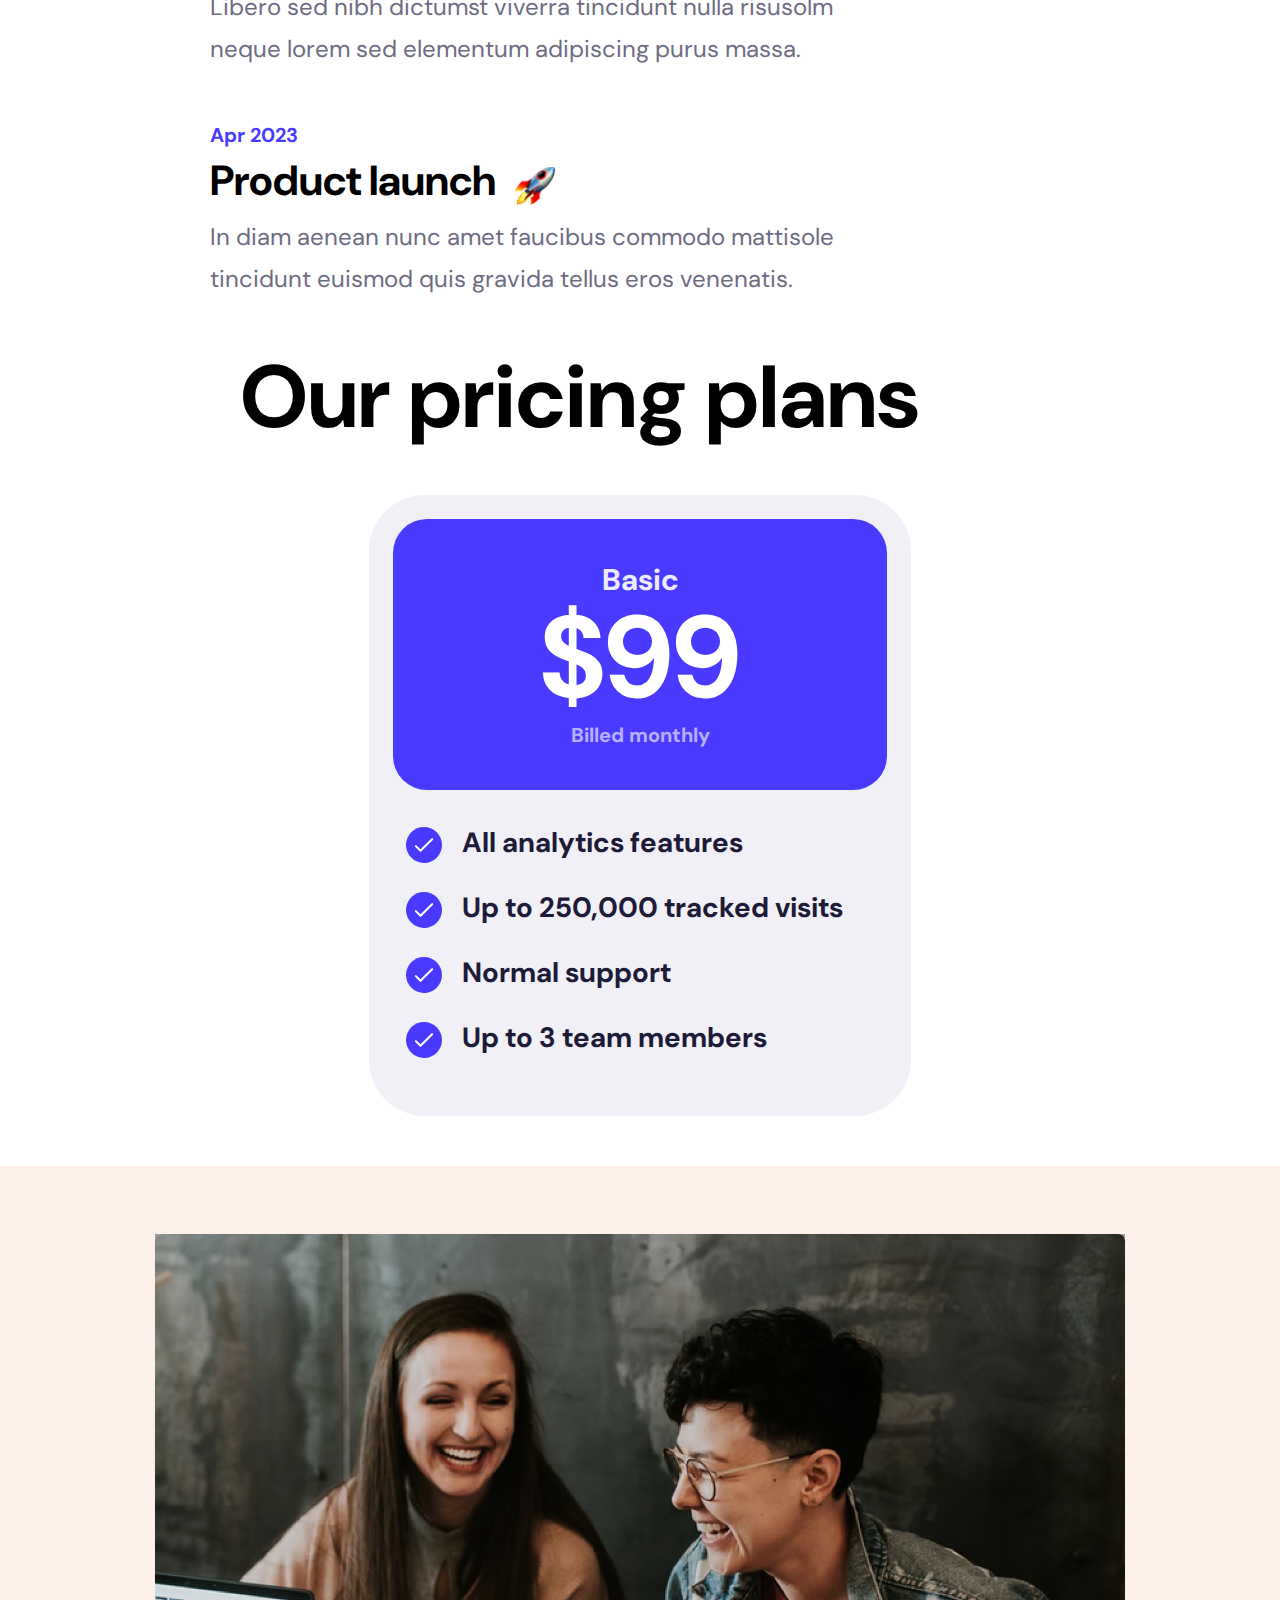
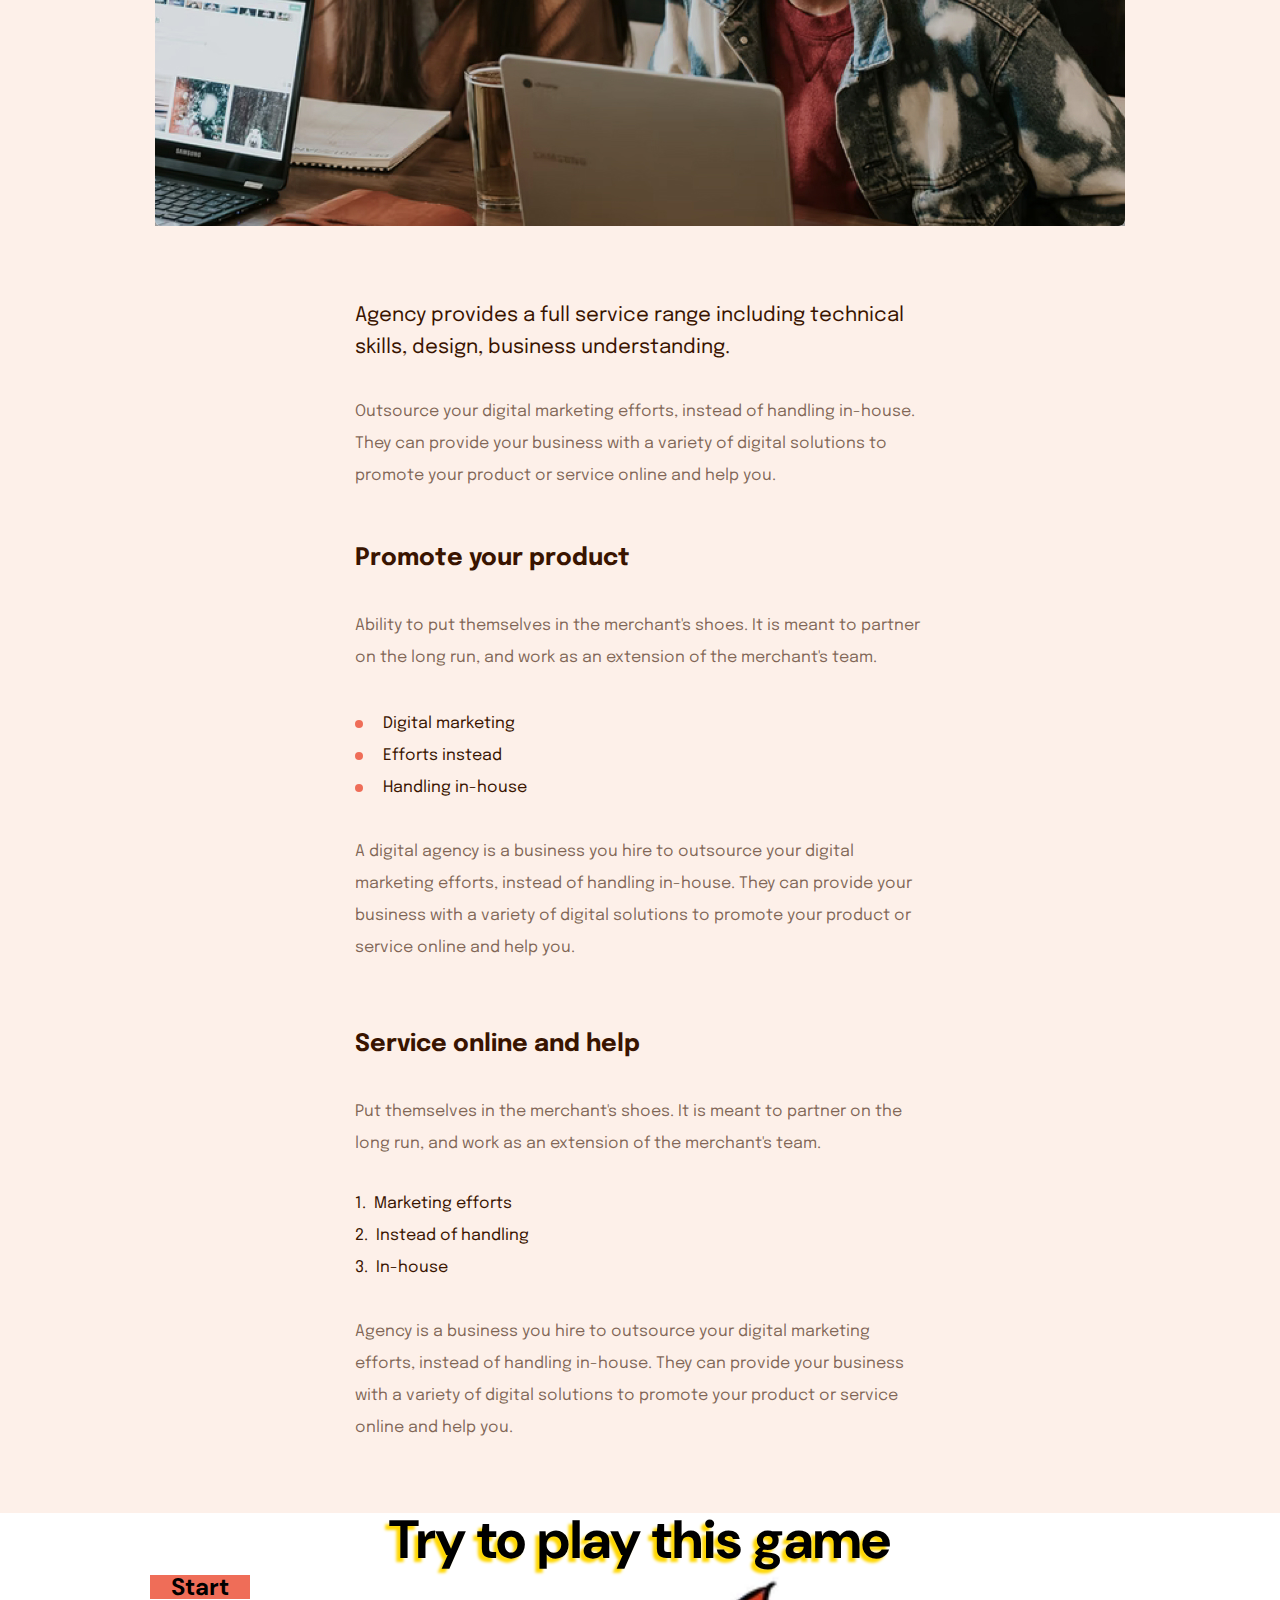
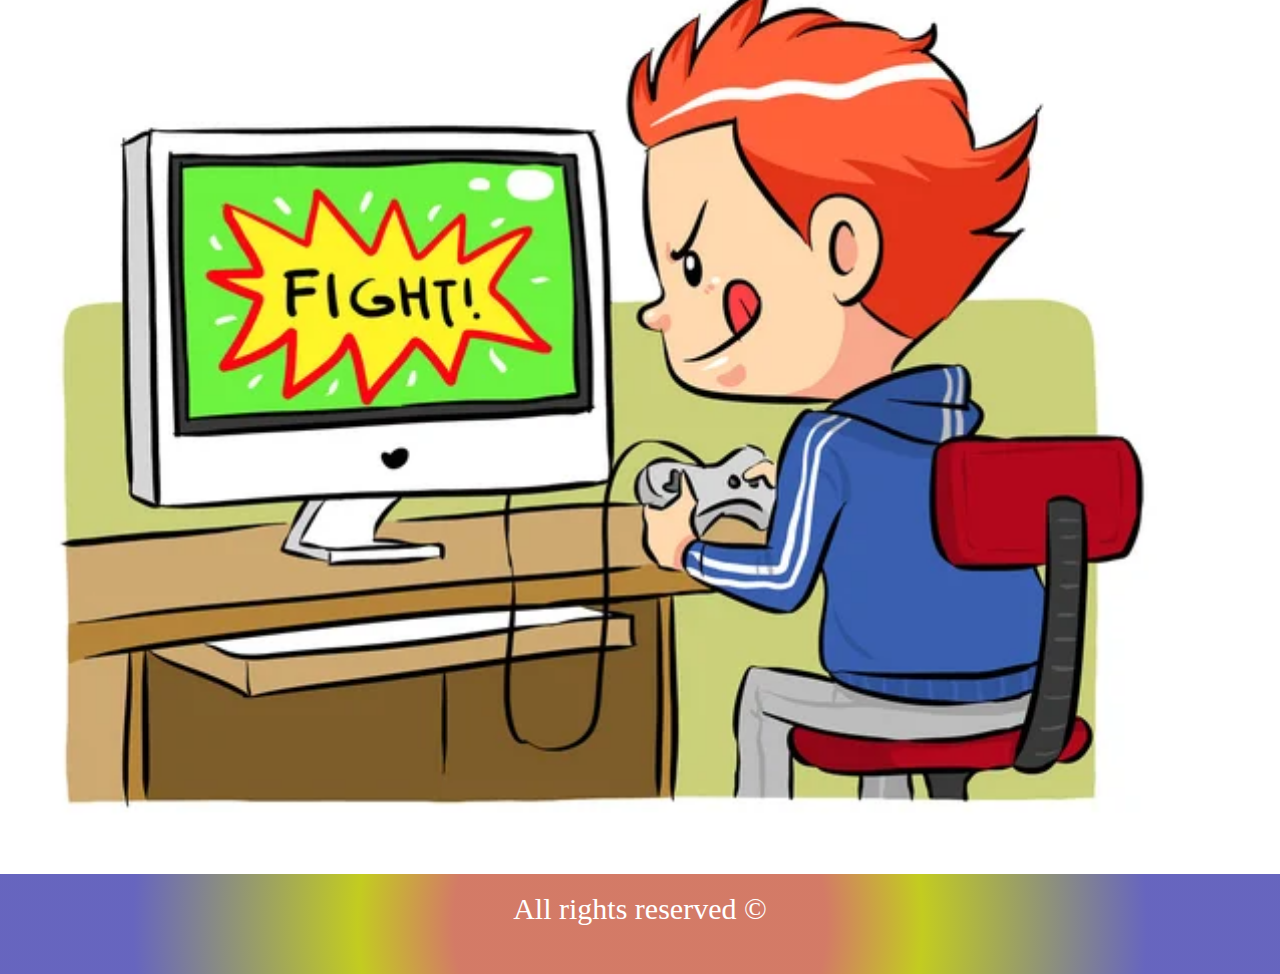
<file: lesson_07/index.html>
<!DOCTYPE html>
<html lang="en">

<head>
    <meta charset="UTF-8">
    <meta name="viewport" content="width=device-width, initial-scale=1.0">
    <link rel="stylesheet" href="css/style.css">
    <title>Lesson 07</title>
</head>

<body>
    <div class="wrapper">
        <header>
            <div class="header">
                <h1>
                    Lesson 07
                </h1>
            </div>
        </header>
        <main>
            <div class="some-text">
                <p>
                    Lorem ipsum dolor sit amet consectetur, adipisicing elit. Facere cupiditate repellat quos soluta
                    vel, fugiat quo mollitia quae, excepturi consequuntur pariatur deserunt omnis possimus dolore non,
                    itaque amet natus laudantium!
                </p>
            </div>
            <div class="some-text">
                <span>
                    Text
                </span>
                <p>
                    Lorem ipsum dolor sit amet, consectetur adipisicing elit. Quisquam, labore? Veritatis accusantium
                    architecto, aperiam magni delectus nulla ipsum debitis minima dolore quaerat repudiandae deleniti
                    quibusdam fuga eaque officiis officia? Quasi?
                </p>
                <p>
                    Lorem ipsum dolor sit amet, consectetur adipisicing elit. Quisquam, labore? Veritatis accusantium
                    architecto, aperiam magni delectus nulla ipsum debitis minima dolore quaerat repudiandae deleniti
                    quibusdam fuga eaque officiis officia? Quasi?
                </p>
                <p>
                    Lorem ipsum dolor sit amet, consectetur adipisicing elit. Quisquam, labore? Veritatis accusantium
                    architecto, aperiam magni delectus nulla ipsum debitis minima dolore quaerat repudiandae deleniti
                    quibusdam fuga eaque officiis officia? Quasi?
                </p>
                <p>
                    Lorem ipsum dolor sit amet, consectetur adipisicing elit. Quisquam, labore? Veritatis accusantium
                    architecto, aperiam magni delectus nulla ipsum debitis minima dolore quaerat repudiandae deleniti
                    quibusdam fuga eaque officiis officia? Quasi?
                </p>
                <p>
                    Lorem ipsum dolor sit amet, consectetur adipisicing elit. Quisquam, labore? Veritatis accusantium
                    architecto, aperiam magni delectus nulla ipsum debitis minima dolore quaerat repudiandae deleniti
                    quibusdam fuga eaque officiis officia? Quasi?
                </p>
                <p>
                    Lorem ipsum dolor sit amet, consectetur adipisicing elit. Quisquam, labore? Veritatis accusantium
                    architecto, aperiam magni delectus nulla ipsum debitis minima dolore quaerat repudiandae deleniti
                    quibusdam fuga eaque officiis officia? Quasi?
                </p>
                <p>
                    Lorem ipsum dolor sit amet, consectetur adipisicing elit. Quisquam, labore? Veritatis accusantium
                    architecto, aperiam magni delectus nulla ipsum debitis minima dolore quaerat repudiandae deleniti
                    quibusdam fuga eaque officiis officia? Quasi?
                </p>
                <p>
                    Lorem ipsum dolor sit amet, consectetur adipisicing elit. Quisquam, labore? Veritatis accusantium
                    architecto, aperiam magni delectus nulla ipsum debitis minima dolore quaerat repudiandae deleniti
                    quibusdam fuga eaque officiis officia? Quasi?
                </p>
                <p>
                    Lorem ipsum dolor sit amet, consectetur adipisicing elit. Quisquam, labore? Veritatis accusantium
                    architecto, aperiam magni delectus nulla ipsum debitis minima dolore quaerat repudiandae deleniti
                    quibusdam fuga eaque officiis officia? Quasi?
                </p>
                <p>
                    Lorem ipsum dolor sit amet, consectetur adipisicing elit. Quisquam, labore? Veritatis accusantium
                    architecto, aperiam magni delectus nulla ipsum debitis minima dolore quaerat repudiandae deleniti
                    quibusdam fuga eaque officiis officia? Quasi?
                </p>
                <p>
                    Lorem ipsum dolor sit amet, consectetur adipisicing elit. Quisquam, labore? Veritatis accusantium
                    architecto, aperiam magni delectus nulla ipsum debitis minima dolore quaerat repudiandae deleniti
                    quibusdam fuga eaque officiis officia? Quasi?
                </p>
                <div class="link"><a href="https://www.google.com/" target="_blank">Link</a></div>
            </div>
            <div class="some-text-second">
                <a href="#block" class="link">link</a>
                <div class="image">
                    <img src="img/2.jpeg"
                        alt="Handmade item in the shape of Ukraine in blue and yellow colors with the text 'Ukraine united' held in hands">
                </div>
            </div>
            <div id="block" class="block">
                <p>
                    Lorem ipsum dolor sit amet consectetur adipisicing elit. Odit dolorum officiis assumenda, culpa,
                    sequi eum suscipit delectus nesciunt repudiandae eius dolores neque, veniam tenetur quo ab deleniti
                    doloribus reiciendis incidunt!
                </p>
            </div>
            <ul class="some-list">
                <li class="some-list-item"> some text</li>
                <li class="some-list-item"> some text</li>
                <li class="some-list-item"> some text</li>
                <li class="some-list-item"> some text</li>
                <li class="some-list-item"> some text</li>
            </ul>

            <!-- Втора частина домашньої роботи -->

            <!-- Перший скрін -->

            <div class="first-content">
                <ul class="list">
                    <li class="list-item">
                        <div class="block-item">
                            <p class="date">
                                Jan 2023
                            </p>
                            <h2 class="title-1">
                                Research & discovery
                            </h2>
                            <p>
                                Et arcu aliquam viverra felis rhoncus vitae arcu eget urna viverra massa nullaolmerolil
                                fermentum congue ultrices.
                            </p>
                        </div>
                    </li>
                    <li class="list-item">
                        <div class="block-item">
                            <p class="date">
                                Feb 2023
                            </p>
                            <h2 class="title-2">
                                Product development
                            </h2>
                            <p>
                                Libero sed nibh dictumst viverra tincidunt nulla risusolm neque lorem sed elementum
                                adipiscing purus massa.
                            </p>
                        </div>
                    </li>
                    <li class="list-item">
                        <div class="block-item">
                            <p class="date">
                                Apr 2023
                            </p>
                            <h2 class="title-3">
                                Product launch
                            </h2>
                            <p>
                                In diam aenean nunc amet faucibus commodo mattisole tincidunt euismod quis gravida
                                tellus
                                eros venenatis.
                            </p>
                        </div>
                    </li>
                </ul>
            </div>
            <!-- Другий скрін -->
            <div class="second-content">
                <div class="card-wrapper">
                    <h3>
                        Our pricing plans
                    </h3>
                    <div class="card">
                        <div class="block-card">
                            <p class="sub-title">
                                Basic
                            </p>
                            <p class="prise">
                                $99
                            </p>
                            <p class="billing">
                                Billed monthly
                            </p>
                        </div>
                        <ul class="list-billing">
                            <li class="item-billing">
                                All analytics features
                            </li>
                            <li class="item-billing">
                                Up to 250,000 tracked visits
                            </li>
                            <li class="item-billing">
                                Normal support
                            </li>
                            <li class="item-billing">
                                Up to 3 team members
                            </li>
                        </ul>
                    </div>
                </div>
            </div>
            <!-- Третій скрін -->
            <div class="third-content">
                <div class="img">
                    <img src="img/bitmap.jpg" alt="working">
                </div>
                <div class="holder">
                    <p>
                        Agency provides a full service range including technical skills, design, business understanding.
                    </p>
                    <p>
                        Outsource your digital marketing efforts, instead of handling in-house. They can provide your
                        business with a variety of
                        digital solutions to promote your product or service online and help you.
                    </p>
                </div>
                <div class="post-content">
                    <h4>
                        Promote your product
                    </h4>
                    <p>
                        Ability to put themselves in the merchant's shoes. It is meant to partner on the long run, and
                        work as an extension of
                        the merchant's team.
                    </p>
                    <ul class="list-post-content">
                        <li class="item-post-content">
                            Digital marketing
                        </li>
                        <li class="item-post-content">
                            Efforts instead
                        </li>
                        <li class="item-post-content">
                            Handling in-house
                        </li>
                    </ul>
                    <p>
                        A digital agency is a business you hire to outsource your digital marketing efforts, instead of handling in-house. They
                        can provide your business with a variety of digital solutions to promote your product or service online and help you.
                    </p>
                </div>
                <div class="post-second-content">
                    <h4>
                        Service online and help
                    </h4>
                    <p>
                        Put themselves in the merchant's shoes. It is meant to partner on the long run, and work as an extension of the
                        merchant's team.
                    </p>
                    <ol class="list-post-second-content">
                        <li class="item-post-second-content">
                            Marketing efforts
                        </li>
                        <li class="item-post-second-content">
                            Instead of handling
                        </li>
                        <li class="item-post-second-content">
                            In-house
                        </li>
                    </ol>
                    <p>
                        Agency is a business you hire to outsource your digital marketing efforts, instead of handling in-house. They can
                        provide your business with a variety of digital solutions to promote your product or service online and help you.
                    </p>
                </div>
            </div>
            <div class="game">
                <div class="title-game">
                    <h5>Try to play this game</h5>
                </div>
                <div class="block-game">
                    <div class="start line">
                        <h5>
                            Start
                        </h5>
                    </div>
                    <div class="line-1 line"></div>
                    <div class="line-2 line"></div>
                    <div class="line-3 line"></div>
                    <div class="line-4 line"></div>
                    <div class="line-5 line"></div>
                    <div class="line-6 line"></div>
                    <div class="line-7 line"></div>
                    <div class="line-8 line"></div>
                    <div class="line-9 line"></div>
                    <div class="line-10 line">
                        <p>
                            I congratulate you
                        </p>
                    </div>
                </div>
            </div>
        </main>
        <footer>
            <div>
                <p>
                    All rights reserved &copy;
                </p>
            </div>
        </footer>
    </div>
</body>

</html>
</file>
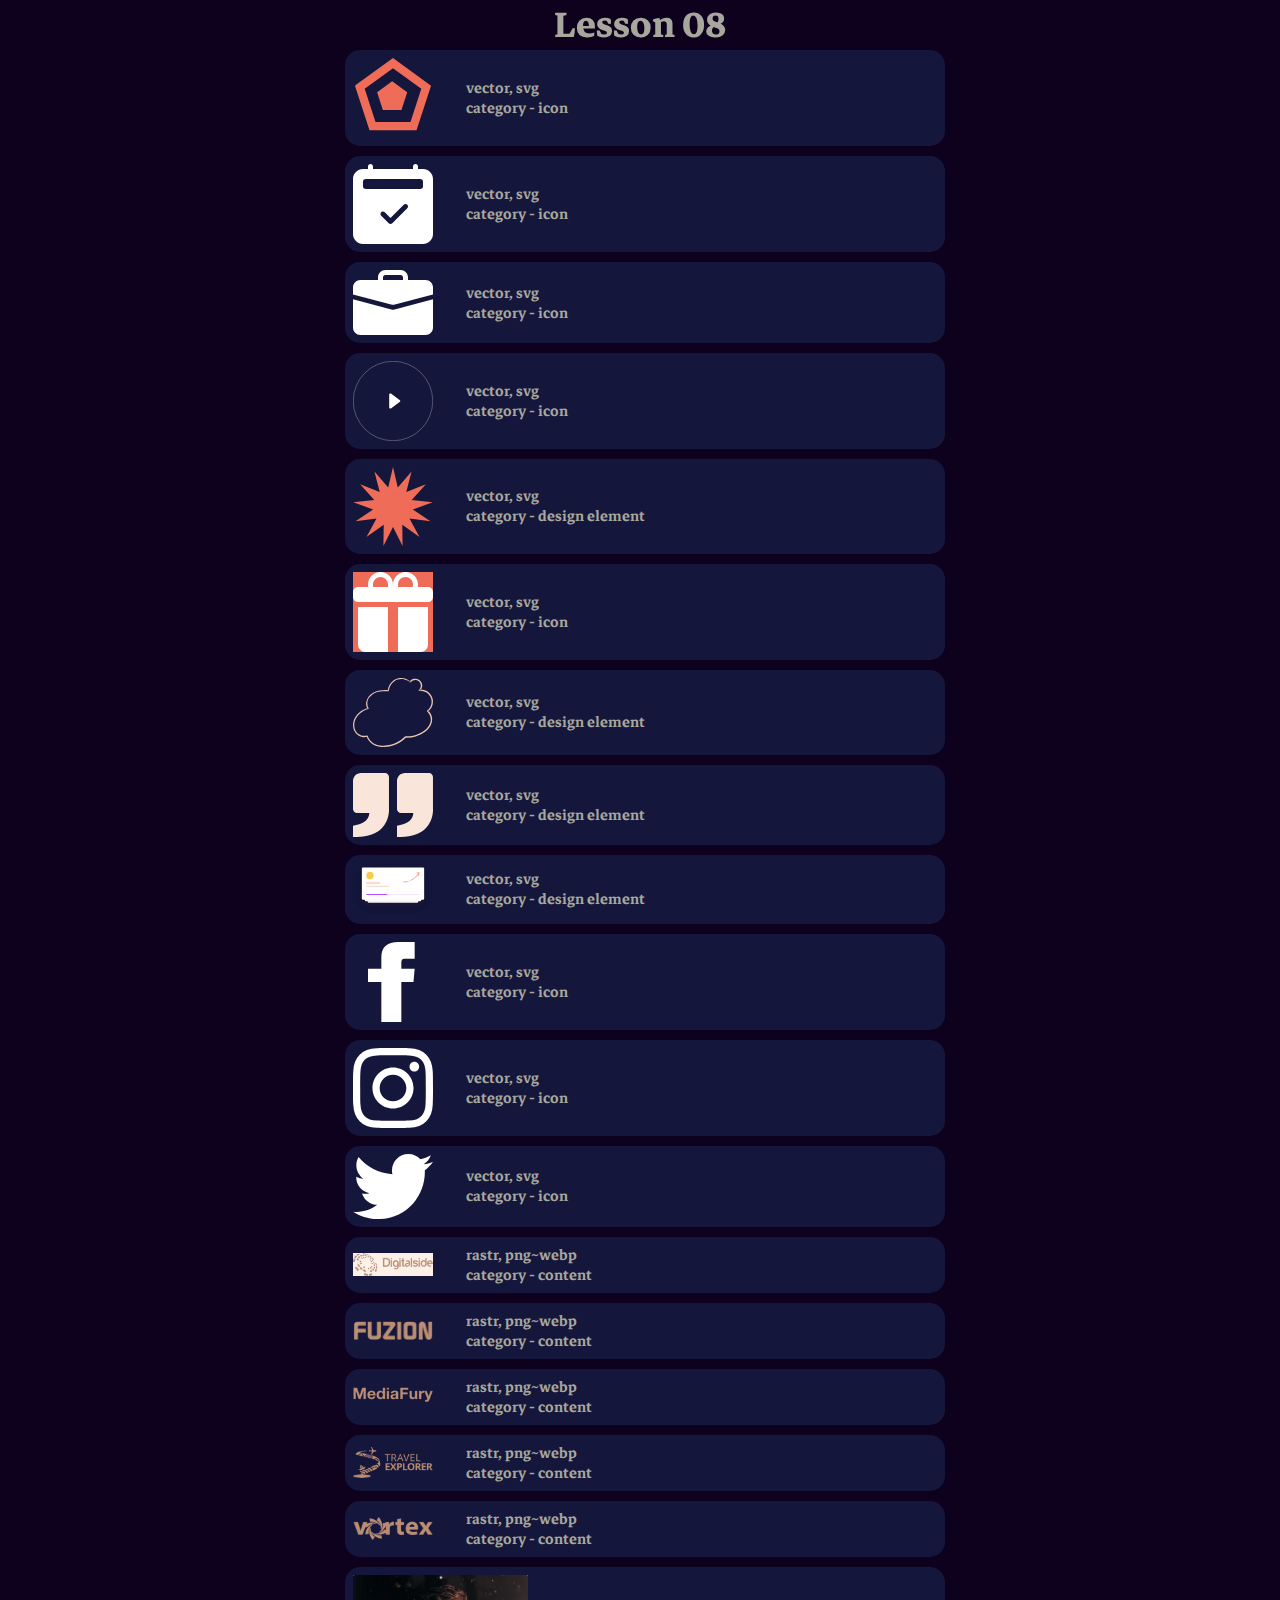
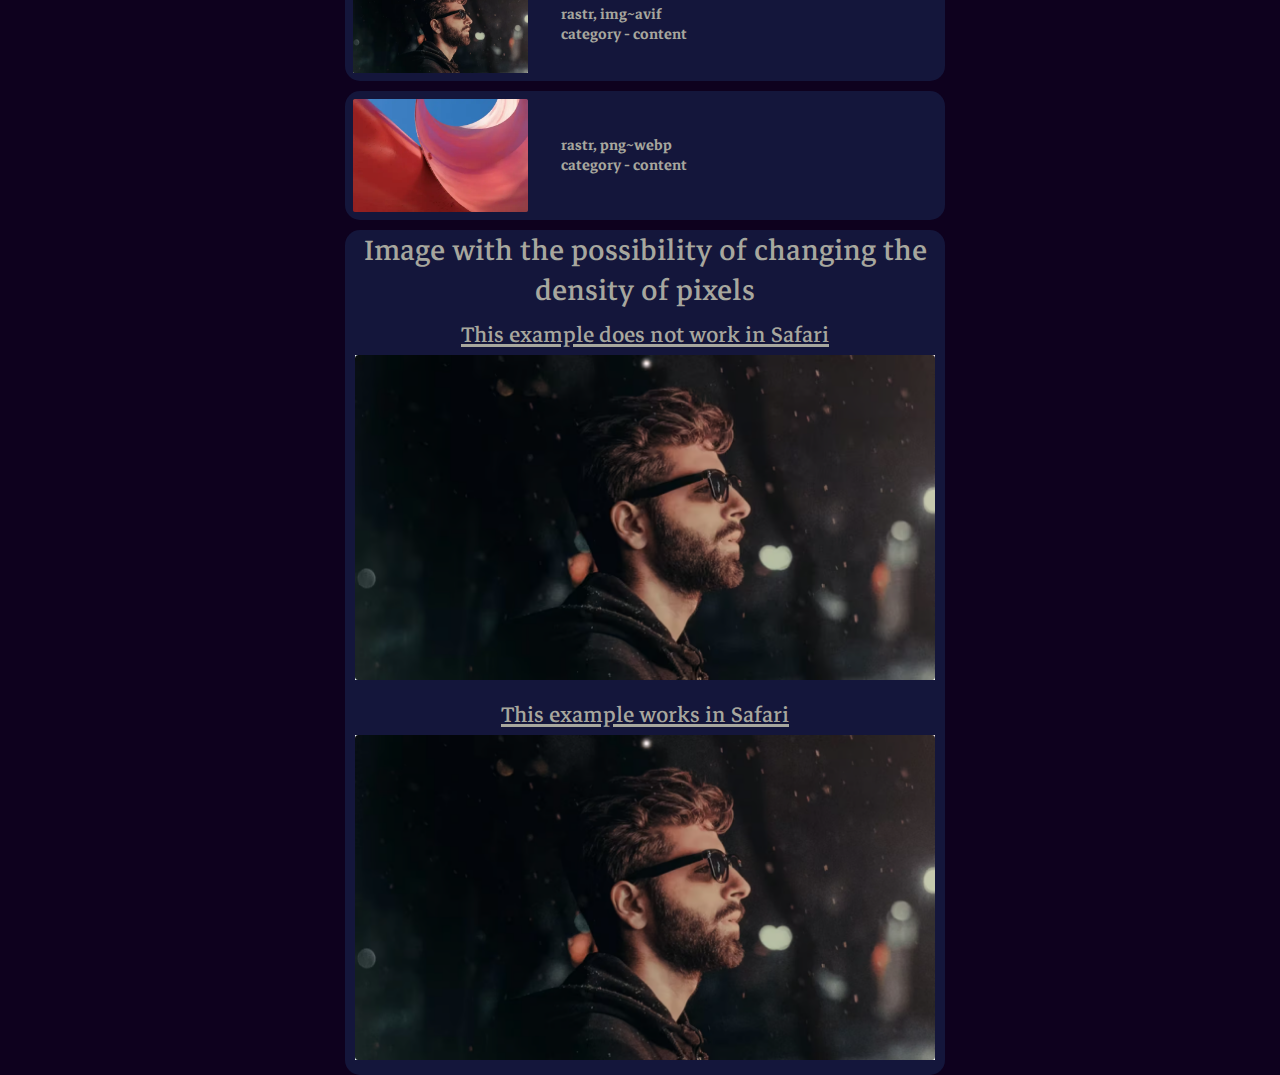
<file: lesson_08/index.html>
<!DOCTYPE html>
<html lang="en">

<head>
    <meta charset="UTF-8">
    <meta name="viewport" content="width=device-width, initial-scale=1.0">
    <link rel="stylesheet" href="css/style.css">
    <title>Lesson 08</title>
</head>

<body>
    <div class="wrapper">
        <header>
            <h1>
                Lesson 08
            </h1>
        </header>
        <main>
            <div class="container">
                <div class="pics-1">
                    <div class="imeg">
                        <img src="img/icon/group.svg" alt="Website logo">
                    </div>
                    <p>
                        vector, svg <br>category - icon
                    </p>
                </div>
                <div class="pics-2">
                    <div class="imeg">
                        <img src="img/icon/calendar.svg" alt="Calendar icon">
                    </div>
                    <p>
                        vector, svg <br>category - icon
                    </p>
                </div>
                <div class="pics-3">
                    <div class="imeg">
                        <img src="img/icon/diplomat.svg"
                            alt="Icon for information about the number of completed projects">
                    </div>
                    <p>
                        vector, svg <br>category - icon
                    </p>
                </div>
                <div class="pics-4">
                    <div class="imeg">
                        <img src="img/icon/play.svg" alt="Video playback icon">
                    </div>
                    <p>
                        vector, svg <br>category - icon
                    </p>
                </div>
                <div class="pics-5">
                    <div class="imeg">
                        <img src="img/icon/star.svg" alt="Star icon">
                    </div>
                    <p>
                        vector, svg <br>category - design element
                    </p>
                </div>
                <div class="pics-6">
                    <div class="imeg"><img src="img/icon/gift.svg" alt="Gift icon"></div>
                    <p>
                        vector, svg <br>category - icon
                    </p>
                </div>
                <div class="pics-7">
                    <div class="imeg">
                        <img src="img/icon/path.svg" alt="Cloud icon">
                    </div>
                    <p>
                        vector, svg <br>category - design element
                    </p>
                </div>
                <div class="pics-8">
                    <div class="imeg"><img src="img/icon/quotes.svg" alt="quotes icon"></div>
                    <p>
                        vector, svg <br>category - design element
                    </p>
                </div>
                <div class="pics-9">
                    <div class="imeg">
                        <img src="img/icon/block.svg" alt="Icon design">
                    </div>
                    <p>
                        vector, svg <br>category - design element
                    </p>
                </div>
                <div class="pics-10">
                    <div class="imeg">
                        <img src="img/icon/facebook.svg" alt="Facebook icon">
                    </div>
                    <p>
                        vector, svg <br>category - icon
                    </p>
                </div>
                <div class="pics-11">
                    <div class="imeg">
                        <img src="img/icon/instagram.svg" alt="Instagram icon">
                    </div>
                    <p>
                        vector, svg <br>category - icon
                    </p>
                </div>
                <div class="pics-12">
                    <div class="imeg">
                        <img src="img/icon/twitter.svg" alt="Twitter icon">
                    </div>
                    <p>
                        vector, svg <br>category - icon
                    </p>
                </div>
                <div class="pics-13">
                    <div class="imeg">
                        <img src="img/digitalside.webp" alt="Digitalside logo">
                    </div>
                    <p>
                        rastr, png~webp <br>category - content
                    </p>
                </div>
                <div class="pics-14">
                    <div class="imeg">
                        <img src="img/fuzion.webp" alt="Fuzion logo">
                    </div>
                    <p>
                        rastr, png~webp <br>category - content
                    </p>
                </div>
                <div class="pics-15">
                    <div class="imeg"><img src="img/media_fury.webp" alt="Media fury logo"></div>
                    <p>
                        rastr, png~webp <br>category - content
                    </p>
                </div>
                <div class="pics-16">
                    <div class="imeg"><img src="img/travel_explorer.webp" alt="Travel explorer logo"></div>
                    <p>
                        rastr, png~webp <br>category - content
                    </p>
                </div>
                <div class="pics-17">
                    <div class="imeg">
                        <img src="img/vortex.webp" alt="Vortex logo">
                    </div>
                    <p>
                        rastr, png~webp <br>category - content
                    </p>
                </div>
                <div class="pics-18">
                    <div class="imeg-1">
                        <img src="img/bitmap-1x.avif" alt="A man in sunglasses looks into the distance at night">
                    </div>
                    <p>
                        rastr, img~avif <br>category - content
                    </p>
                </div>
                <div class="pics-19">
                    <div class="imeg-2">
                        <img src="img/video-screensaver.webp" alt="Video screen">
                    </div>
                    <p>
                        rastr, png~webp <br>category - content
                    </p>
                </div>
                <div class="change-quality">
                    <h2>
                        Image with the possibility of changing the density of pixels
                    </h2>
                    <div class="image">
                        <div class="not-safari">
                            <h3>
                                This example does not work in Safari
                            </h3>
                            <img srcset="img/bitmap-2x.avif 2x, img/bitmap-3x.avif 3x" src="img/bitmap-1x.avif"
                                alt="A man in sunglasses looks into the distance at night">
                        </div>
                        <div class="safari">
                            <h3>
                                This example works in Safari
                            </h3>
                            <picture>
                                <source srcset="img/bitmap-2x.avif 2x, img/bitmap-3x.avif 3x">
                                <img src="img/bitmap-1x.avif"
                                    alt="A man in sunglasses looks into the distance at night">
                            </picture>
                        </div>
                    </div>
                </div>
            </div>
        </main>
        <footer></footer>
    </div>
</body>

</html>
</file>
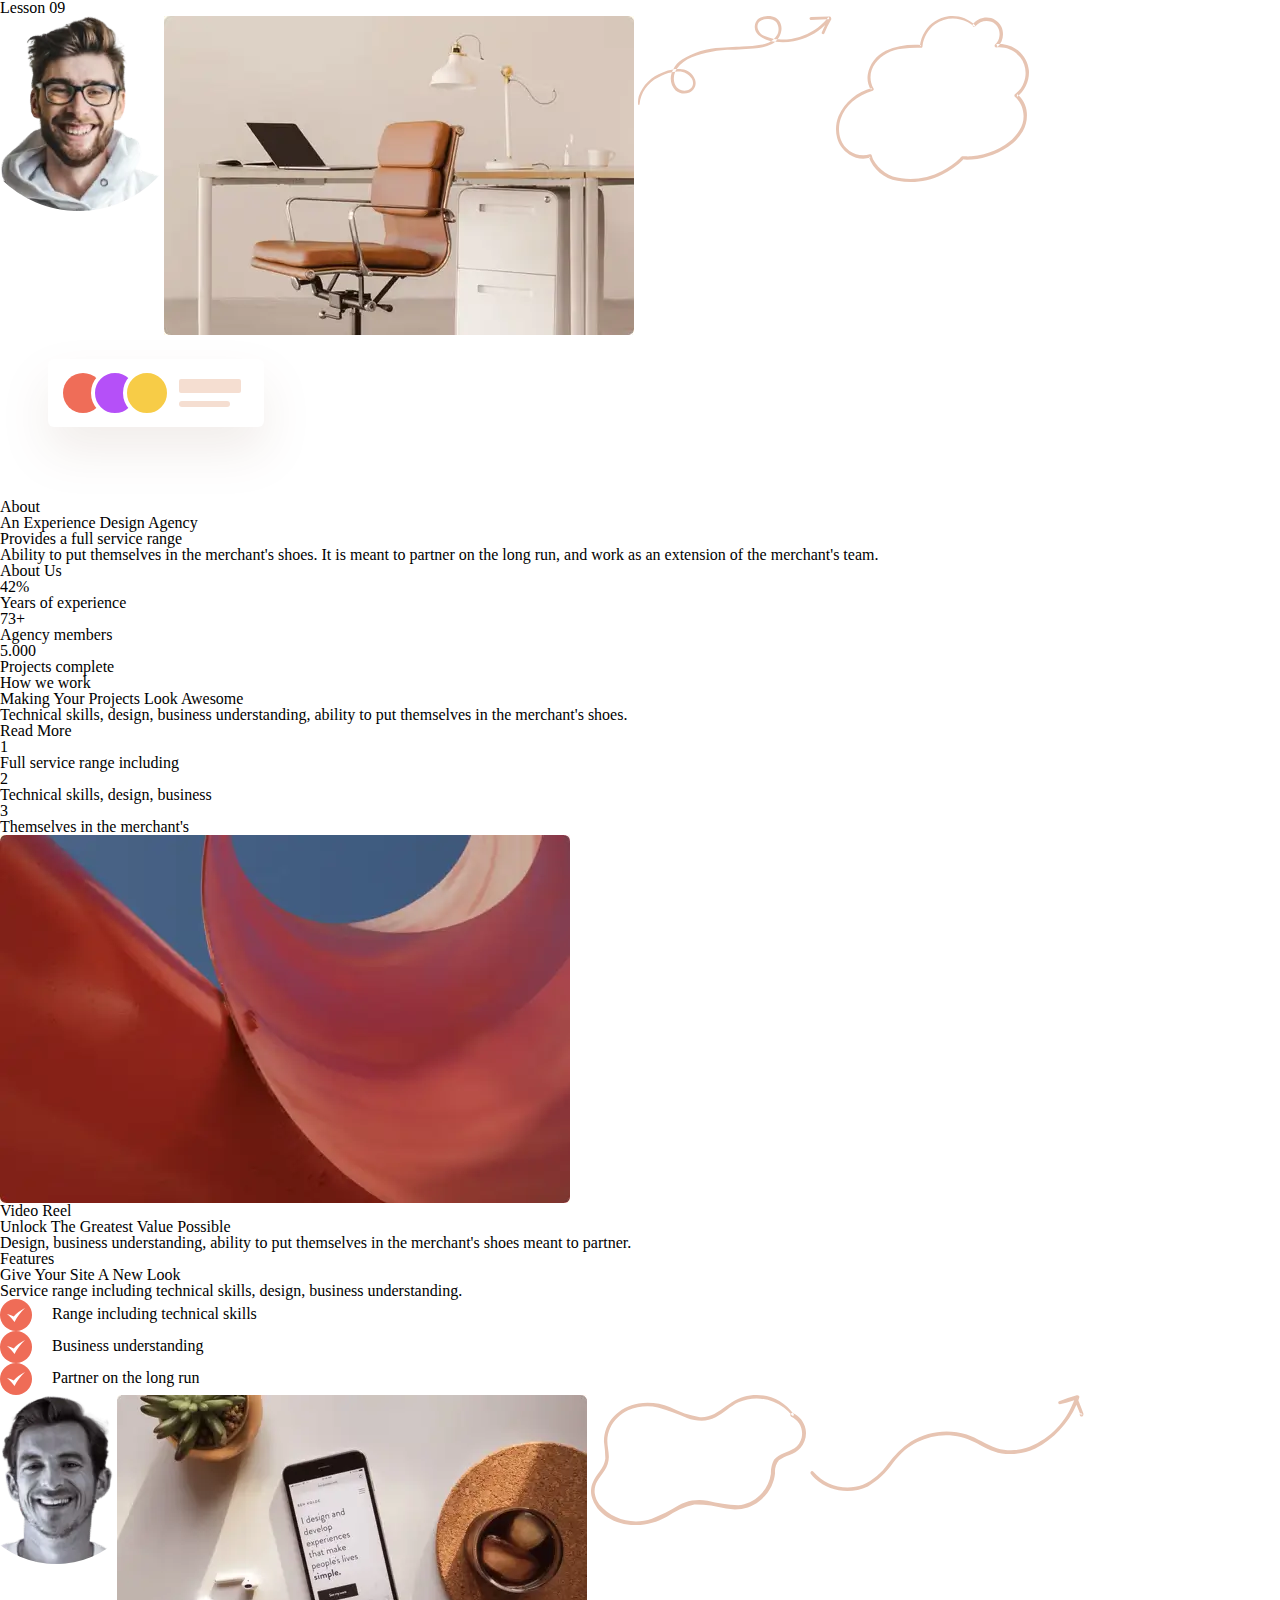
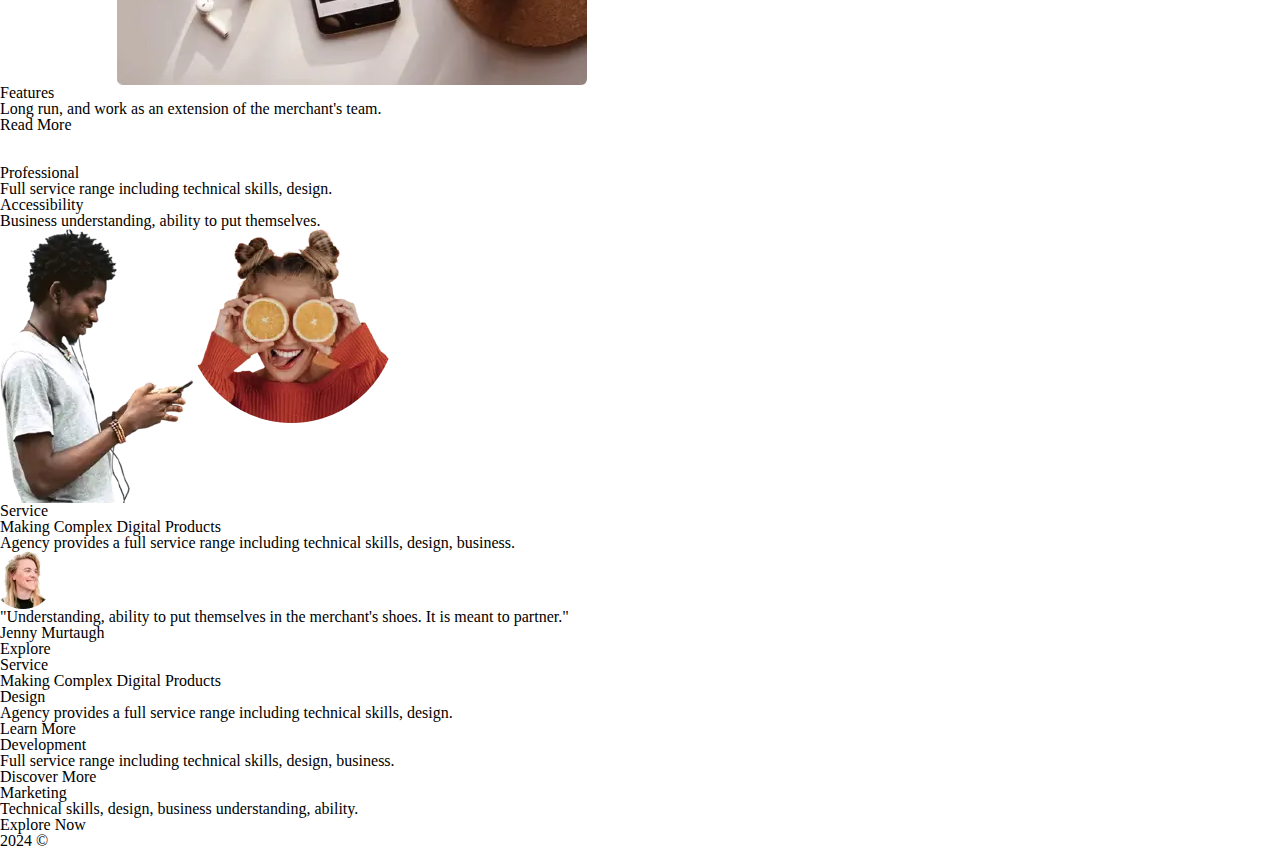
<file: lesson_09/index.html>
<!DOCTYPE html>
<html lang="en">

<head>
    <meta charset="UTF-8">
    <meta name="viewport" content="width=device-width, initial-scale=1.0">
    <link rel="stylesheet" href="css/style.css">
    <title>Lesson_09</title>
</head>

<body>
    <div class="wrapper">
        <header>
            <div class="header">
                <h1 class="title">
                    Lesson 09
                </h1>
            </div>
        </header>
        <main>
            <div class="container">
                <div class="about">
                    <div class="profile-banner-type-1">
                        <img src="img/sub-title-about/ben.webp" alt="portrait" class="profile-banner-type-1__portrait">
                        <img src="img/sub-title-about/workplace.webp" alt="photo workplace"
                            class="profile-banner-type-1__workplace">
                        <img src="img/sub-title-about/icon/arrow-icon.svg" alt="arrow-icon"
                            class="profile-banner-type-1__arrow">
                        <img src="img/sub-title-about/icon/cloud.svg" alt="cloud icon"
                            class="profile-banner-type-1__cloud">
                        <img src="img/sub-title-about/icon/block-design.svg" alt="block design"
                            class="profile-banner-type-1__block-design">
                    </div>
                    <div class="content">
                        <p class="content__label">
                            About
                        </p>
                        <h2 class="content__title second-title">
                            An Experience
                            Design Agency
                        </h2>
                        <p class="content__text text-big">
                            Provides a full service range
                        </p>
                        <p class="content__text text">
                            Ability to put themselves in the merchant's shoes. It is meant to partner on the long run,
                            and work as an extension of
                            the merchant's team.
                        </p>
                        <a href="#" class="content__button button">About Us</a>
                    </div>
                </div>

                <!-- Не завершена робота з h3 -->

                <div class="statistics">
                    <div class="statistics__container">
                        <h3 class="statistics__title third-title">
                            42%
                        </h3>
                        <p class="text-big statistics__text">
                            Years of experience
                        </p>
                    </div>
                </div>
                <div class="statistics">
                    <div class="statistics__container">
                        <h3 class="statistics__title third-title">
                            73+
                        </h3>
                        <p class="text-big statistics__text">
                            Agency members
                        </p>
                    </div>
                </div>
                <div class="statistics">
                    <div class="statistics__container">
                        <h3 class="statistics__title third-title">
                            5.000
                        </h3>
                        <p class="text-big statistics__text">
                            Projects complete
                        </p>
                    </div>
                </div>
                <div class="content">
                    <p class="content__label">
                        How we work
                    </p>
                    <h3 class="content__title third-title">
                        Making Your Projects
                        Look Awesome
                    </h3>
                    <p class="content__text">
                        Technical skills, design, business understanding, ability to put themselves in the merchant's
                        shoes.
                    </p>
                    <p class="content__text content__text--color">
                        Read More
                    </p>
                </div>
                <ol class="service-list">
                    <li class="service-item service-list__item">
                        <h1 class="service-item__title title">
                            1
                        </h1>
                        <p class="text text--size service-item__text">
                            Full service range including
                        </p>
                    </li>
                    <li class="service-item service-list__item">
                        <h1 class="service-item__title title">
                            2
                        </h1>
                        <p class="text text--size service-item__text">
                            Technical skills, design, business
                        </p>
                    </li>
                    <li class="service-item service-list__item">
                        <h1 class="service-item__title title">
                            3
                        </h1>
                        <p class="text text--size service-item__text">
                            Themselves in the merchant's
                        </p>
                    </li>
                </ol>
                <div class="video">
                    <div class="block-vodeo">
                        <img src="img/video-reel/video.webp" alt="video" class="block-vodeo__image">
                        <a href="#">
                            <img src="img/video-reel/icon/play-icon.svg" alt="play icon" class="block-vodeo__link">
                        </a>
                    </div>
                    <div class="content">
                        <p class="content__label">
                            Video Reel
                        </p>
                        <h3 class="content__title third-title">
                            Unlock The Greatest Value Possible
                        </h3>
                        <p class="content__text">
                            Design, business understanding, ability to put themselves in the merchant's shoes meant to
                            partner.
                        </p>
                    </div>
                </div>
                <div class="features">
                    <div class="content">
                        <p class="content__label">
                            Features
                        </p>
                        <h2 class="content__title second-title">
                            Give Your Site
                            A New Look
                        </h2>
                        <p class="content__text text text--color">
                            Service range including technical skills, design, business understanding.
                        </p>
                        <ul class="block-list">
                            <li class="block-list__item">
                                Range including technical skills
                            </li>
                            <li class="block-list__item">
                                Business understanding
                            </li>
                            <li class="block-list__item">
                                Partner on the long run
                            </li>
                        </ul>
                    </div>
                    <div class="profile-banner-type-2">
                        <img src="img/features/john.webp" alt="john" class="profile-banner-type-2__portrait">
                        <img src="img/features/phone.webp" alt="the phone is on the table"
                            class="profile-banner-type-2__design-photo">
                        <img src="img/features/icon/cloud.svg" alt="cloud icon"
                            class="profile-banner-type-2__cloud-icon">
                        <img src="img/features/icon/pointer.svg" alt="arrow icon" class="profile-banner-type-2__arrow">
                    </div>
                </div>
                <div class="extended-features">
                    <div class="content">
                        <p class="content__label">
                            Features
                        </p>
                        <p class="content__text text text--color">
                            Long run, and work as an extension of the merchant's team.
                        </p>
                        <p class="content__text text text--color">
                            Read More
                        </p>
                    </div>
                    <div class="preference-card preference-card--background-color">
                        <img src="img/features/icon/flesh-icon.svg" alt="flesh icon" class="preference-card__icon">
                        <p class="text text--size">
                            Professional
                        </p>
                        <p class="text">
                            Full service range including technical skills, design.
                        </p>
                    </div>
                    <div class="preference-card">
                        <p class="preference-card__text text text--size">
                            Accessibility
                        </p>
                        <p class="preference-card__text">
                            Business understanding, ability to put themselves.
                        </p>
                    </div>
                </div>
                <div class="service">
                    <div class="profile-banner-type-3">
                        <img src="img/service/axel.webp" alt="Axel photo" class="profile-banner-type-3__photo">
                        <img src="img/service/girl.webp" alt="girl with oranges"
                            class="profile-banner-type-3__design-photo">
                    </div>
                    <div class="content">
                        <p class="content__label">
                            Service
                        </p>
                        <h2 class="content__title second-title">
                            Making Complex
                            Digital Products
                        </h2>
                        <p class="content__text text text--color text--size">
                            Agency provides a full service range including technical skills, design, business.
                        </p>
                        <div class="manager-profile">
                            <img src="img/service/jenny-murtaugh.webp" alt="photo Jenny Murtaugh"
                                class="manager-profile__photo">
                            <p class="text text--reduced">
                                "Understanding, ability to put themselves in the merchant's shoes. It is meant to
                                partner."
                            </p>
                            <p class="text text--color">
                                Jenny Murtaugh
                            </p>
                            <a href="#" class=" content__button button">Explore</a>
                        </div>
                    </div>
                </div>
                <div class="extended-service">
                    <div class="content">
                        <p class="content__label">
                            Service
                        </p>
                        <h3 class="content__title third-title">
                            Making Complex
                            Digital Products
                        </h3>
                    </div>
                    <div class="preference-card">
                        <p class="preference-card__text text text--size">
                            Design
                        </p>
                        <p class="preference-card__text">
                            Agency provides a full service range including technical skills, design.
                        </p>
                        <p class="preference-card__text text text--color">
                            Learn More
                        </p>
                    </div>
                    <div class="preference-card">
                        <p class="preference-card__text text text--size">
                            Development
                        </p>
                        <p class="text">
                            Full service range including technical skills, design, business.
                        </p>
                        <p class="preference-card__text text text--color">
                            Discover More
                        </p>
                    </div>
                    <div class="preference-card">
                        <p class="preference-card__text text text--size">
                            Marketing
                        </p>
                        <p class="preference-card__text text">
                            Technical skills, design, business understanding, ability.
                        </p>
                        <p class="preference-card__text text text--color">
                            Explore Now
                        </p>
                    </div>
                </div>
            </div>
        </main>
        <footer>
            <div class="footer">
                <p class="text-footer">
                    2024 &copy;
                </p>
            </div>
        </footer>
    </div>
</body>

</html>
</file>
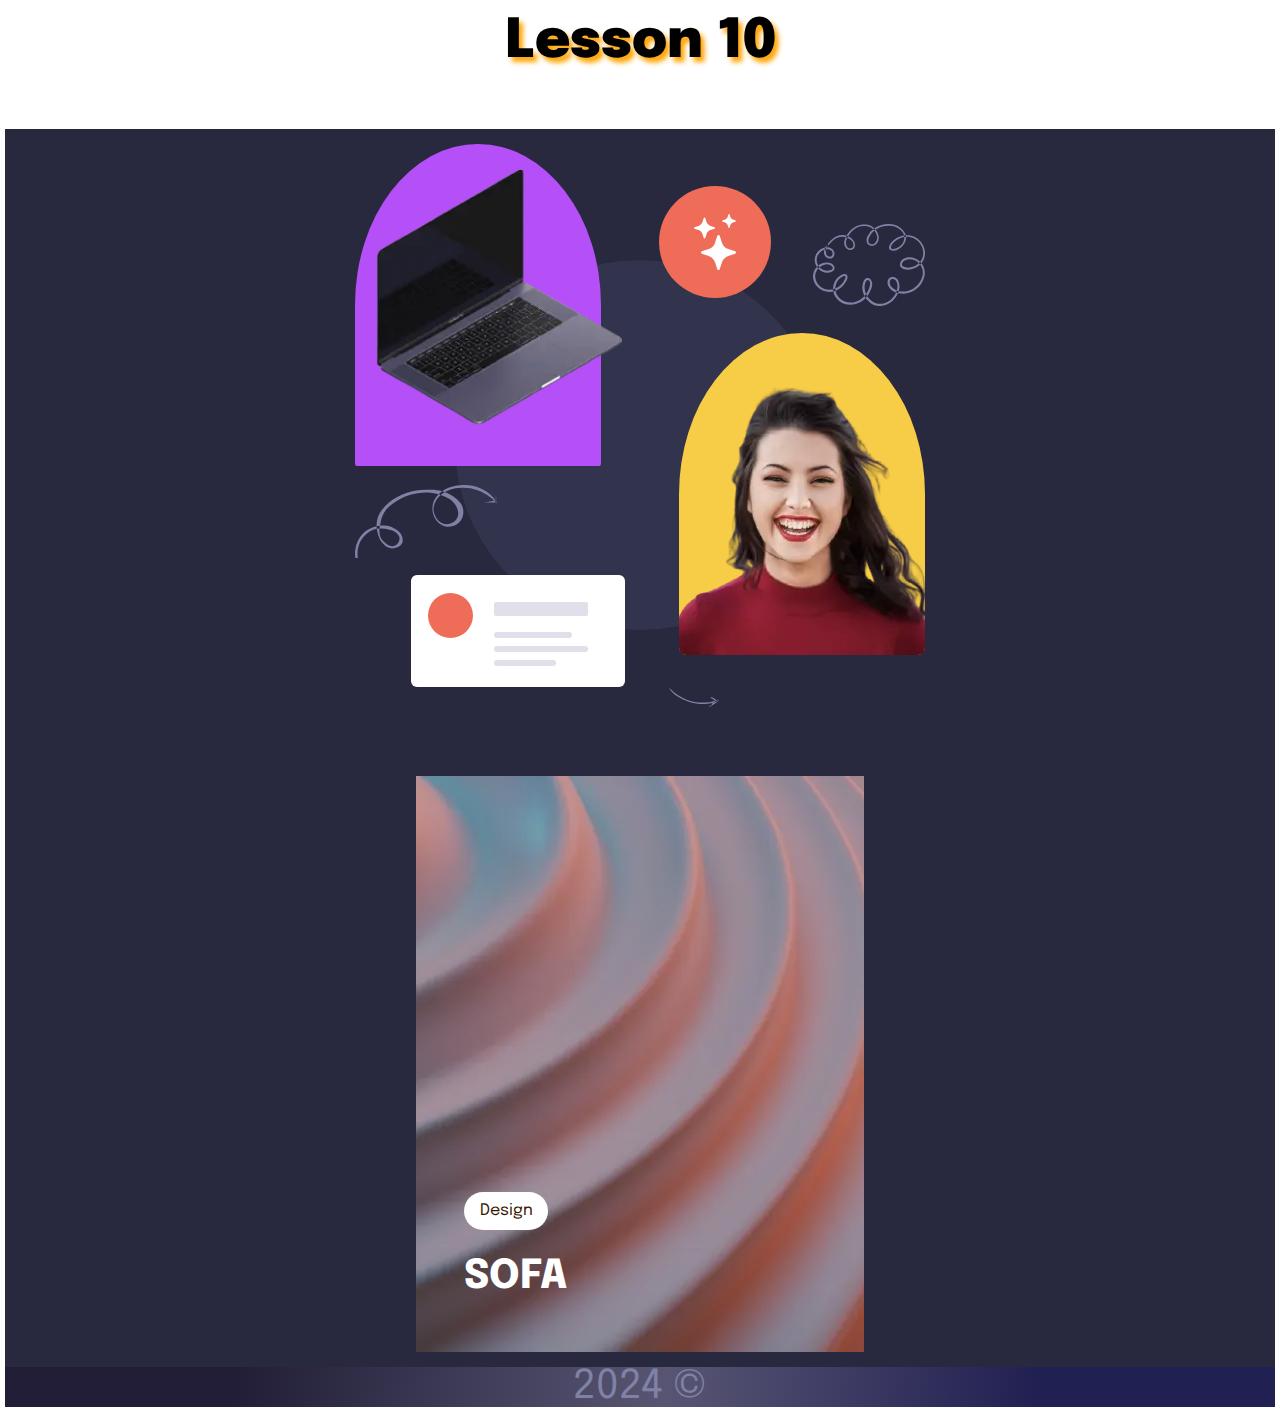
<file: lesson_10/index.html>
<!DOCTYPE html>
<html lang="en">

<head>
    <meta charset="UTF-8">
    <meta name="viewport" content="width=device-width, initial-scale=1.0">
    <link rel="stylesheet" href="css/style.css">
    <title>Lesson 10</title>
</head>

<body>
    <div class="wrapper">
        <header class="header">
            <div class="header__container">
                <h1>Lesson 10</h1>
            </div>
        </header>
        <main>
            <div class="banner">
                <div class="banner__container">
                    <div class="banner__content">
                        <div class="banner__laptop background-arch">
                            <img src="img/banner/laptop.webp" alt="photo laptop" >
                        </div>
                        <div class="banner__jery background-arch background-arch--color">
                            <img src="img/banner/jery.webp"
                                alt="A dark-haired woman smiling, wearing a red sweater, on a dark background">
                        </div>
                        <div class="banner__arch-block arch-block">
                        </div>
                        <div class="banner__arrow">
                            <img src="img/banner/arrow.svg" alt="arrow icon">
                        </div>
                        <div class="banner__pointer">
                            <img src="img/banner/pointer.svg" alt="arrow icon">
                        </div>
                        <div class="banner__cloud">
                            <img src="img/banner/cloud.svg" alt="cloud icon">
                        </div>
                        <div class="banner__card-icon">
                            <img src="img/banner/card-icon.svg" alt="card icon">
                        </div>
                        <div class="banner__star">
                            <img src="img/banner/stars.svg" alt="stars icon">
                        </div>
                    </div>
                </div>
            </div>
            <div class="card">
                <div class="card__container">
                    <a href="#" class="card__link link">
                        <div class="link__image">
                            <img src="img/card/card-background.webp" alt="Image">
                            <div class="button">
                                Design
                            </div>
                            <h2 class="link__title">
                                SOFA
                            </h2>
                        </div>

                    </a>
                </div>
            </div>
        </main>
        <footer>
            <div class="footer">
                2024 &copy;
            </div>
        </footer>
    </div>
</body>

</html>
</file>
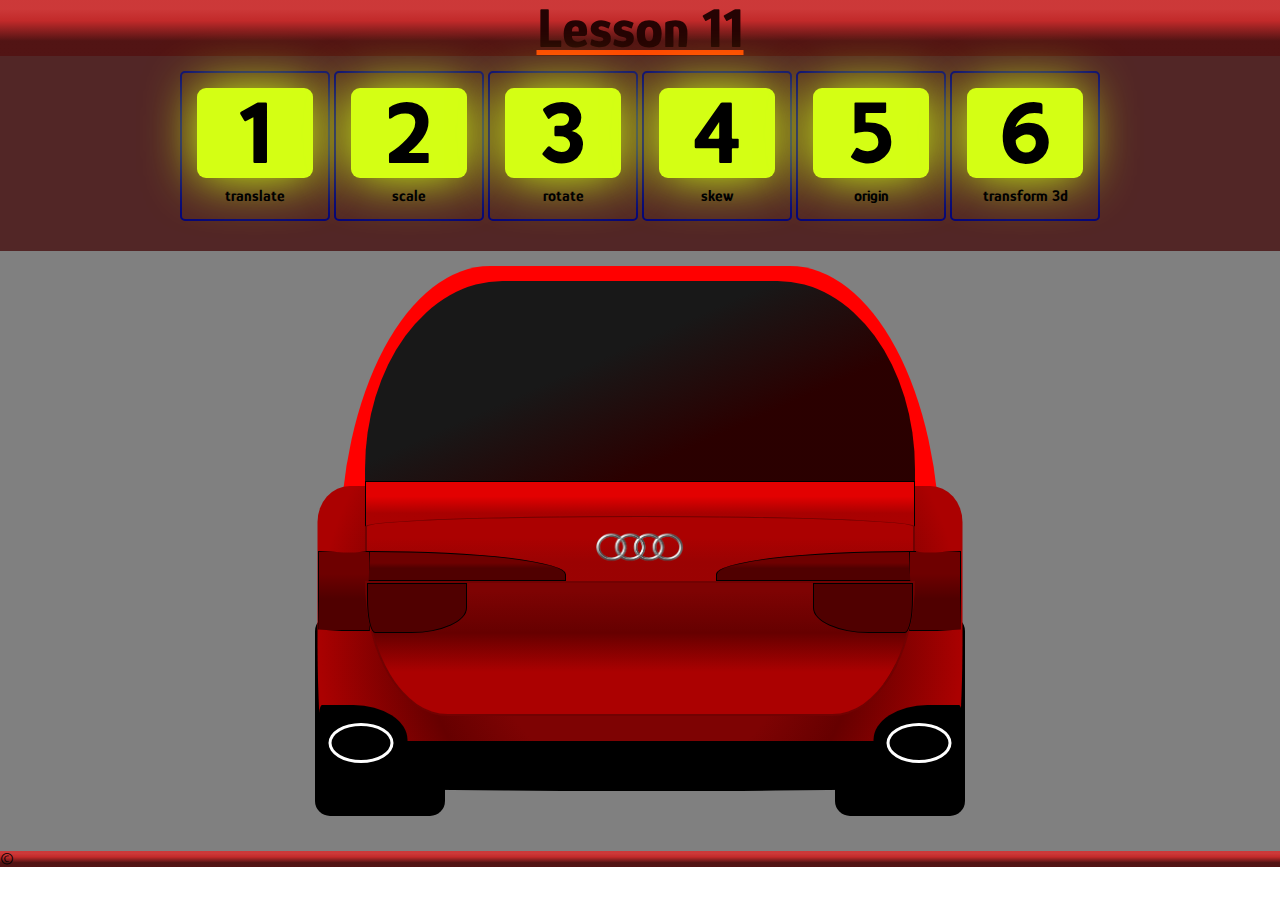
<file: lesson_11/index.html>
<!DOCTYPE html>
<html lang="en">

<head>
    <meta charset="UTF-8">
    <meta name="viewport" content="width=device-width, initial-scale=1.0">
    <link rel="stylesheet" href="css/style.css">
    <title>Lesson 11</title>
</head>

<body>
    <div class="wrapper">
        <header class="header">
            <h1 class="header__title">
                Lesson 11
            </h1>
        </header>
        <main>
            <div class="transform-examples">
                <div class="transform-examples__container">
                    <div class="example example--margin example--translate">
                        <div class="example__front ">
                            <h2>
                                1
                            </h2>
                        </div>
                        <div class="example__title">
                            <h3>
                                translate
                            </h3>
                        </div>
                    </div>
                    <div class="example example--margin example--scale">
                        <div class="example__front">
                            <h2>
                                2
                            </h2>
                        </div>
                        <div class="example__title">
                            <h3>
                                scale
                            </h3>
                        </div>
                    </div>
                    <div class="example example--margin example--rotate">
                        <div class="example__front">
                            <h2>
                                3
                            </h2>
                        </div>
                        <div class="example__title">
                            <h3>
                                rotate
                            </h3>
                        </div>
                    </div>
                    <div class="example example--margin example--skew">
                        <div class="example__front">
                            <h2>
                                4
                            </h2>
                        </div>
                        <div class="example__title">
                            <h3>
                                skew
                            </h3>
                        </div>
                    </div>
                    <div class="example example--margin example--origin">
                        <div class="example__front">
                            <h2>
                                5
                            </h2>
                        </div>
                        <div class="example__title">
                            <h3>
                                origin
                            </h3>
                        </div>
                    </div>
                    <div class="example example--3d-transform">
                        <div class="example__front">
                            <h2>
                                6
                            </h2>
                        </div>
                        <div class="example__title">
                            transform 3d
                        </div>
                    </div>
                </div>
            </div>
            <div class="car">
                <div class="car__container">
            
                    <div class="car__rear-side">
                        <div class="car__tire-left"></div>
                        <div class="car__tire-right"></div>
                    </div>
                    <div class="car__rear-2-side">
                        <div class="car__bamper-left"></div>
                        <div class="car__bamper-right"></div>
                        <div class="car__bamper"></div>
                        <div class="car__exhaust-left"></div>
                        <div class="car__exhaust-right"></div>
                    </div>
                    <div class="car__glass"></div>
                    <div class="car__trunk-top"></div>
                    <div class="car__trunk-midle">
                        <img src="img/audi-logo.png" alt="Image">
                        <div class="car__stop-light-left"></div>
                        <div class="car__stop-light-right"></div>
                        <div class="car__stop-light-mid-left"></div>
                        <div class="car__stop-light-mid-right"></div>
                    </div>
                    <div class="car__trunk-bottom">
                        <div class="car__stop-light-bottom-left"></div>
                        <div class="car__stop-light-bottom-right"></div>
                    </div>
                </div>
            </div>
        </main>
        <footer class="footer">
            <div class="footer__container">
                <p>&copy;</p>
            </div>
        </footer>
    </div>
</body>

</html>
</file>
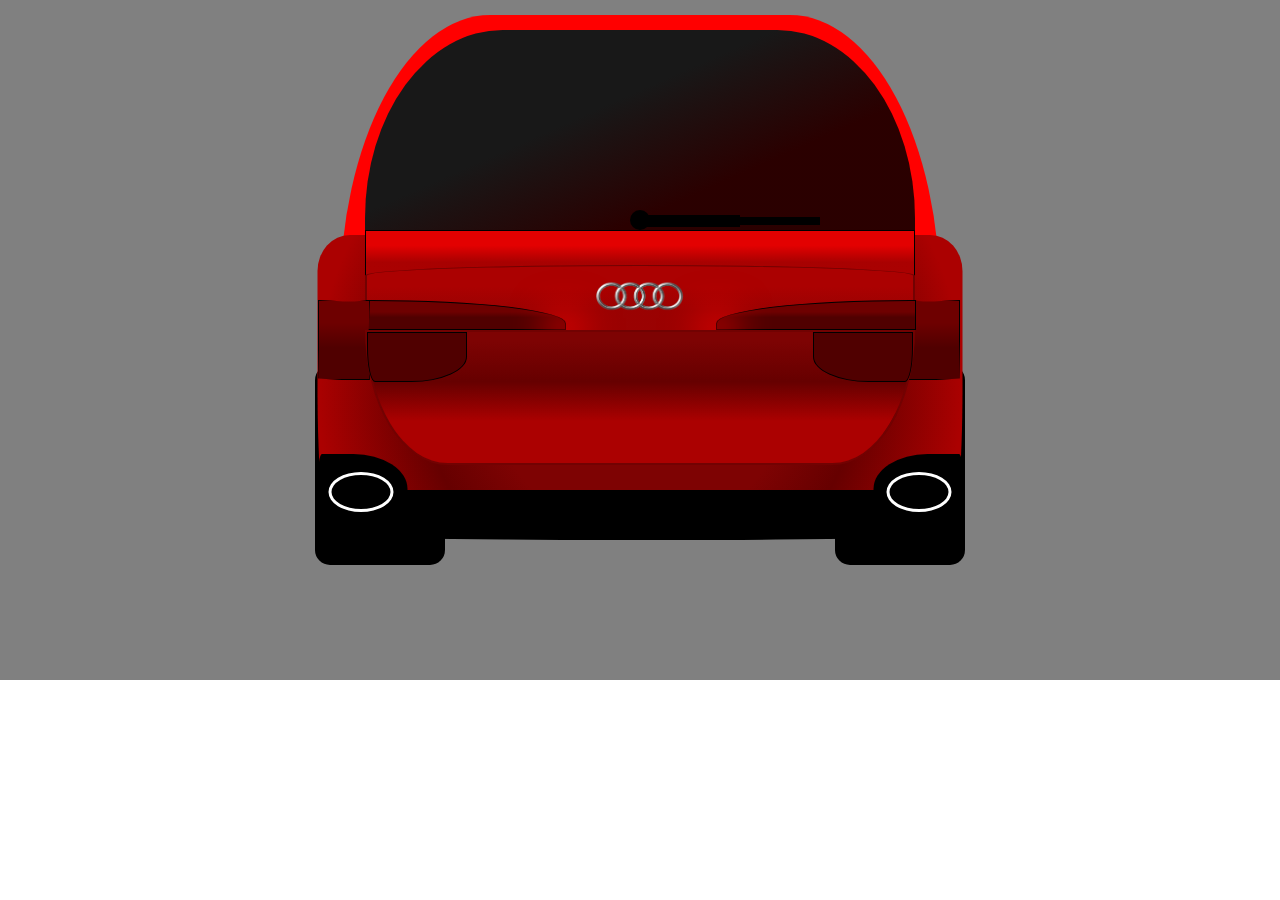
<file: lesson_12/index.html>
<!DOCTYPE html>
<html lang="en">

<head>
    <meta charset="UTF-8">
    <meta name="viewport" content="width=device-width, initial-scale=1.0">
    <link rel="stylesheet" href="css/style.css">
    <title>Document</title>
</head>

<body>
    <div class="car">
        <div class="car__container">

            <div class="car__rear-side">
                <div class="car__tire-left"></div>
                <div class="car__tire-right"></div>
            </div>
            <div class="car__rear-2-side">
                <div class="car__bamper-left"></div>
                <div class="car__bamper-right"></div>
                <div class="car__bamper"></div>
                <div class="car__exhaust-left"></div>
                <div class="car__exhaust-right"></div>
            </div>
            <div class="car__glass">
                <div class="car__wiper-windshield"></div>
                <div class="car__wiper"></div>
                <div class="car__wiper-circle"></div>
            </div>
            <div class="car__trunk-top"></div>
            <div class="car__trunk-midle">
                <img src="img/audi-logo.png" alt="Image">
                <div class="car__stop-light-left"></div>
                <div class="car__stop-light-right"></div>
                <div class="car__stop-light-mid-left"></div>
                <div class="car__stop-light-mid-right"></div>
            </div>
            <div class="car__trunk-bottom">
                <div class="car__stop-light-bottom-left"></div>
                <div class="car__stop-light-bottom-right"></div>
            </div>
        </div>
    </div>
</body>

</html>
</file>
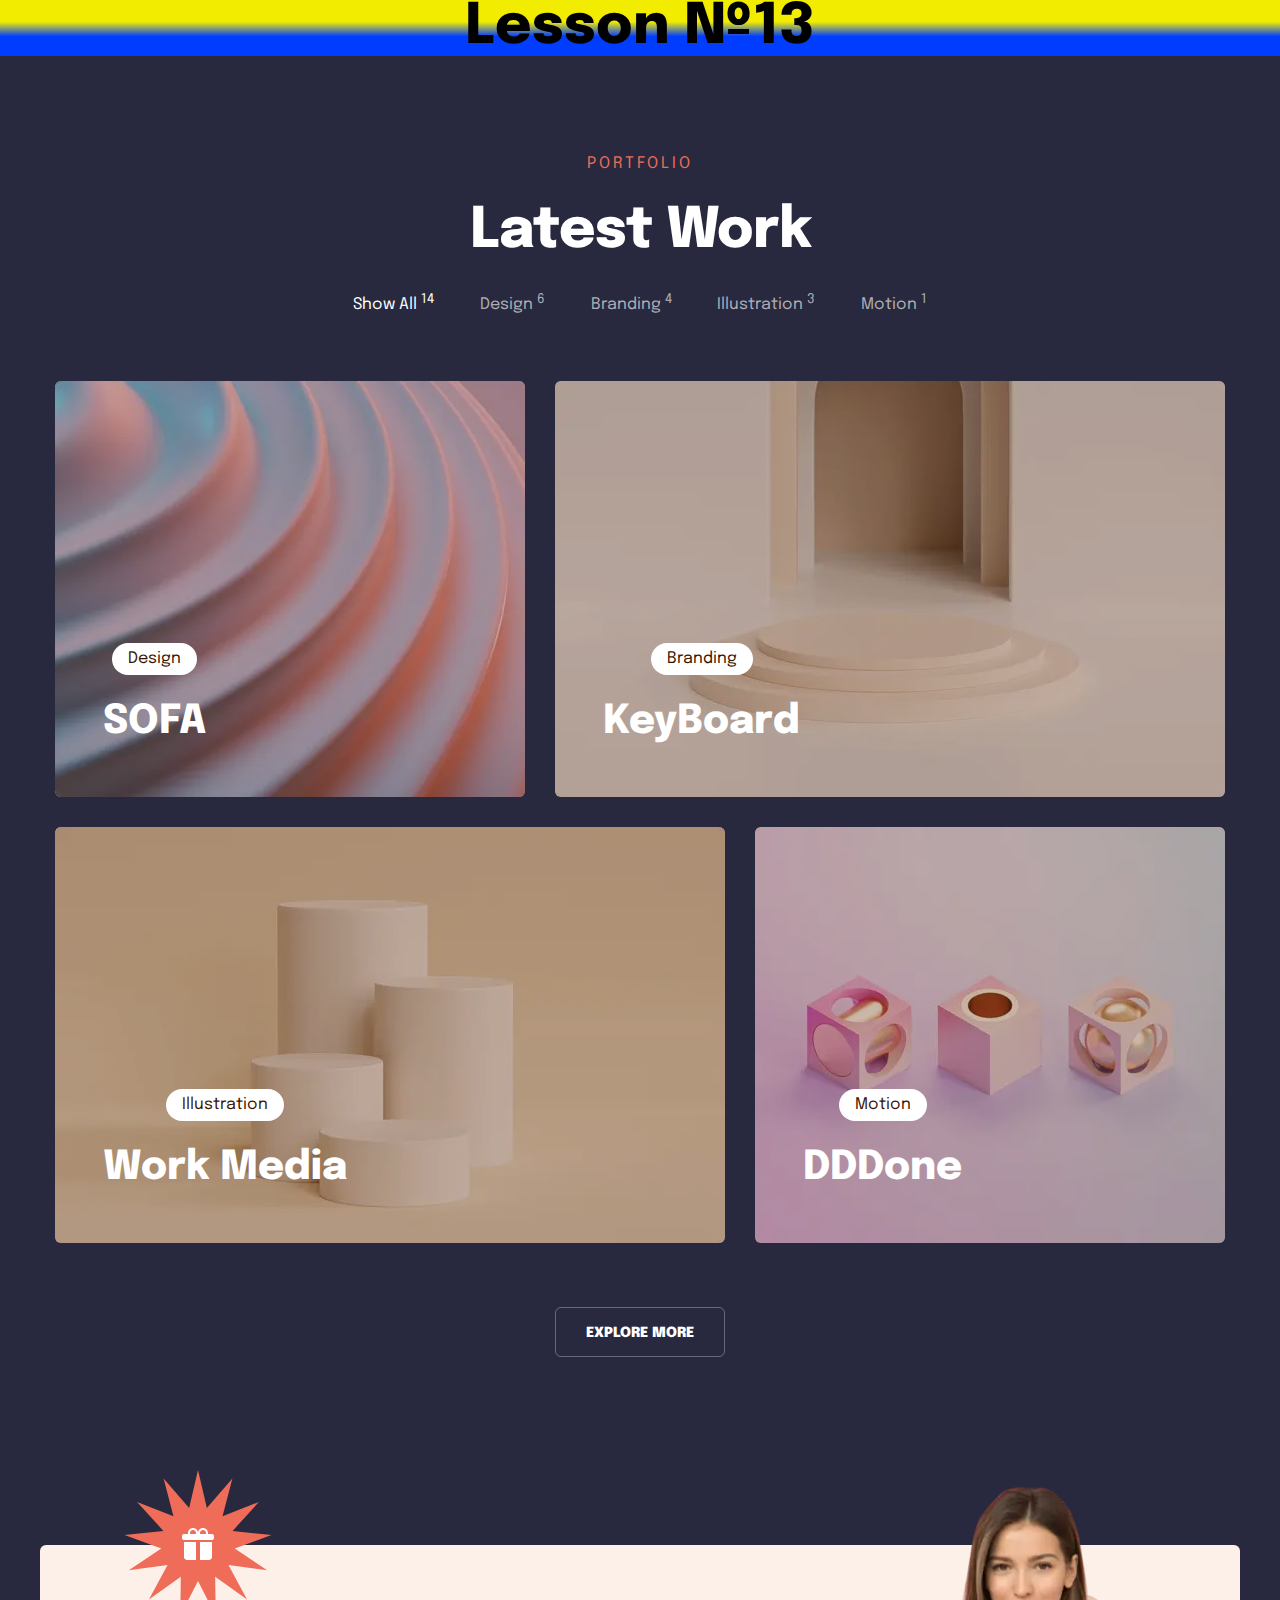
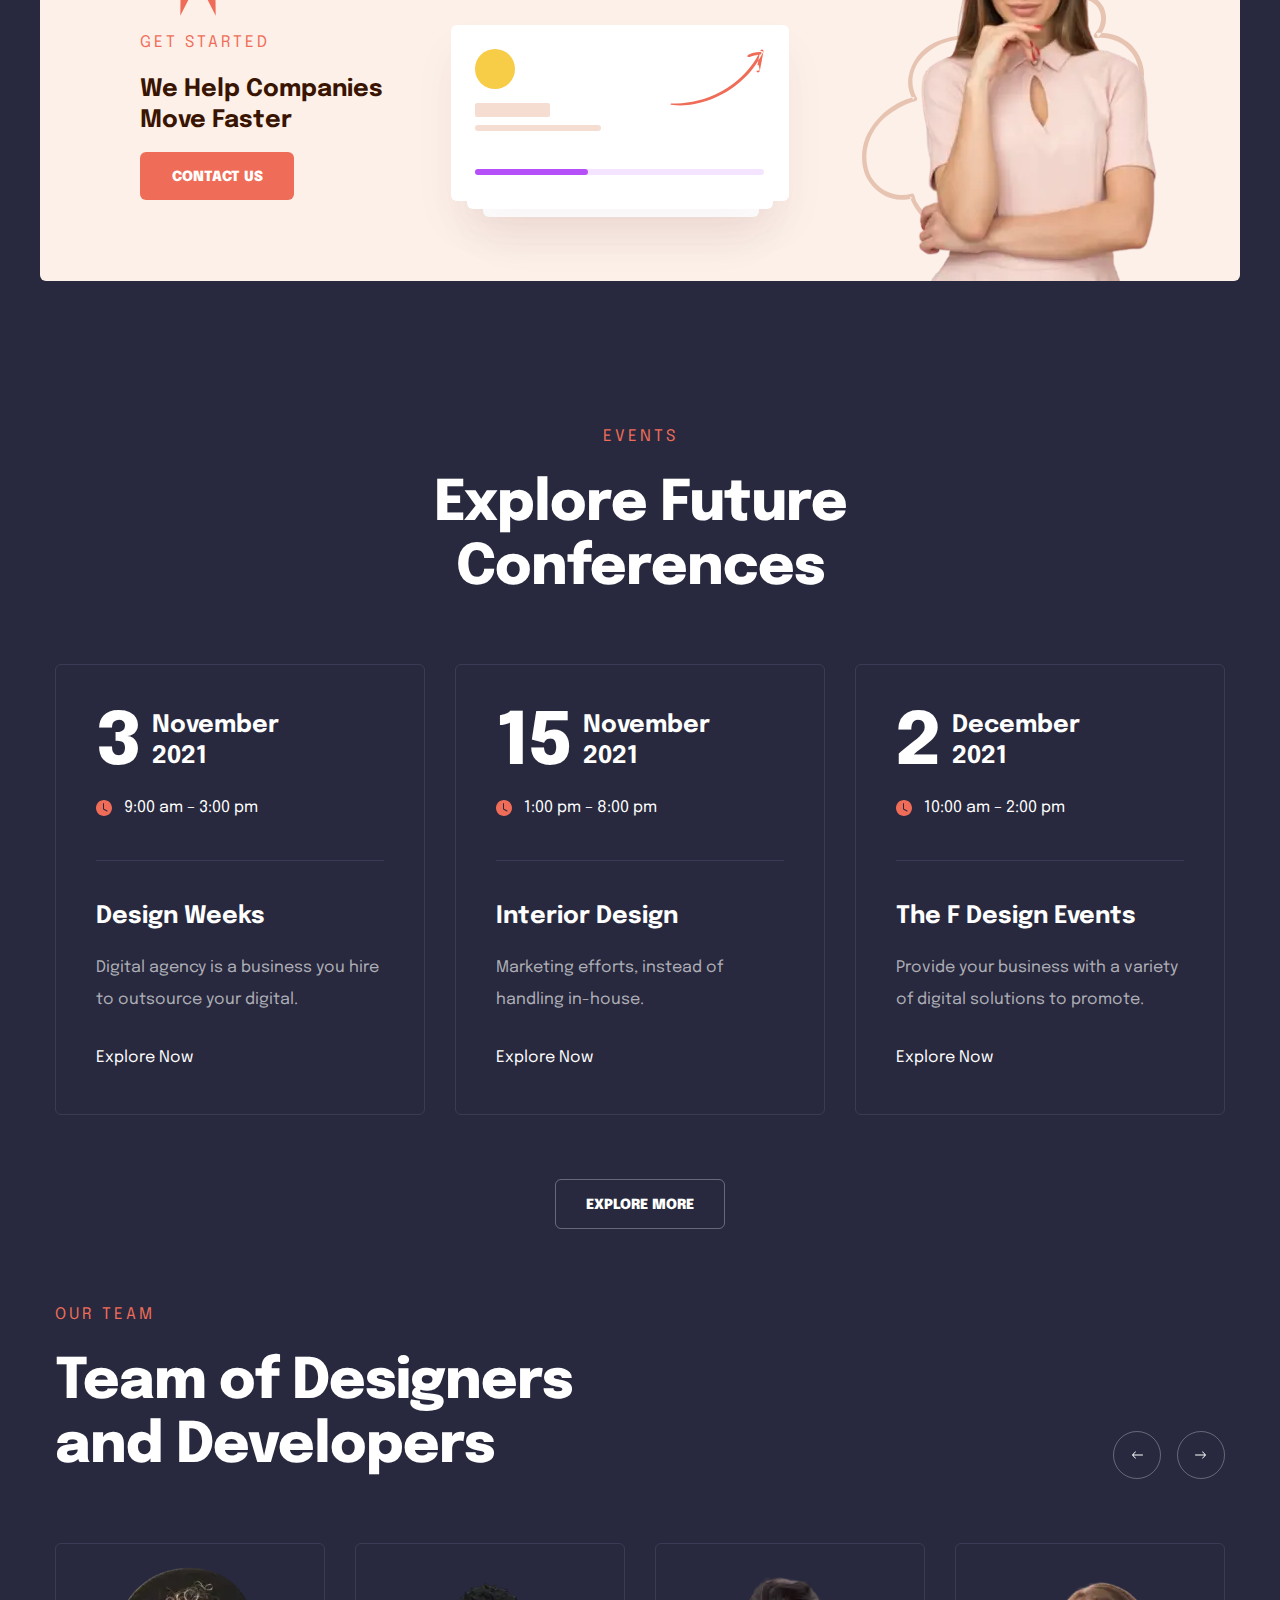
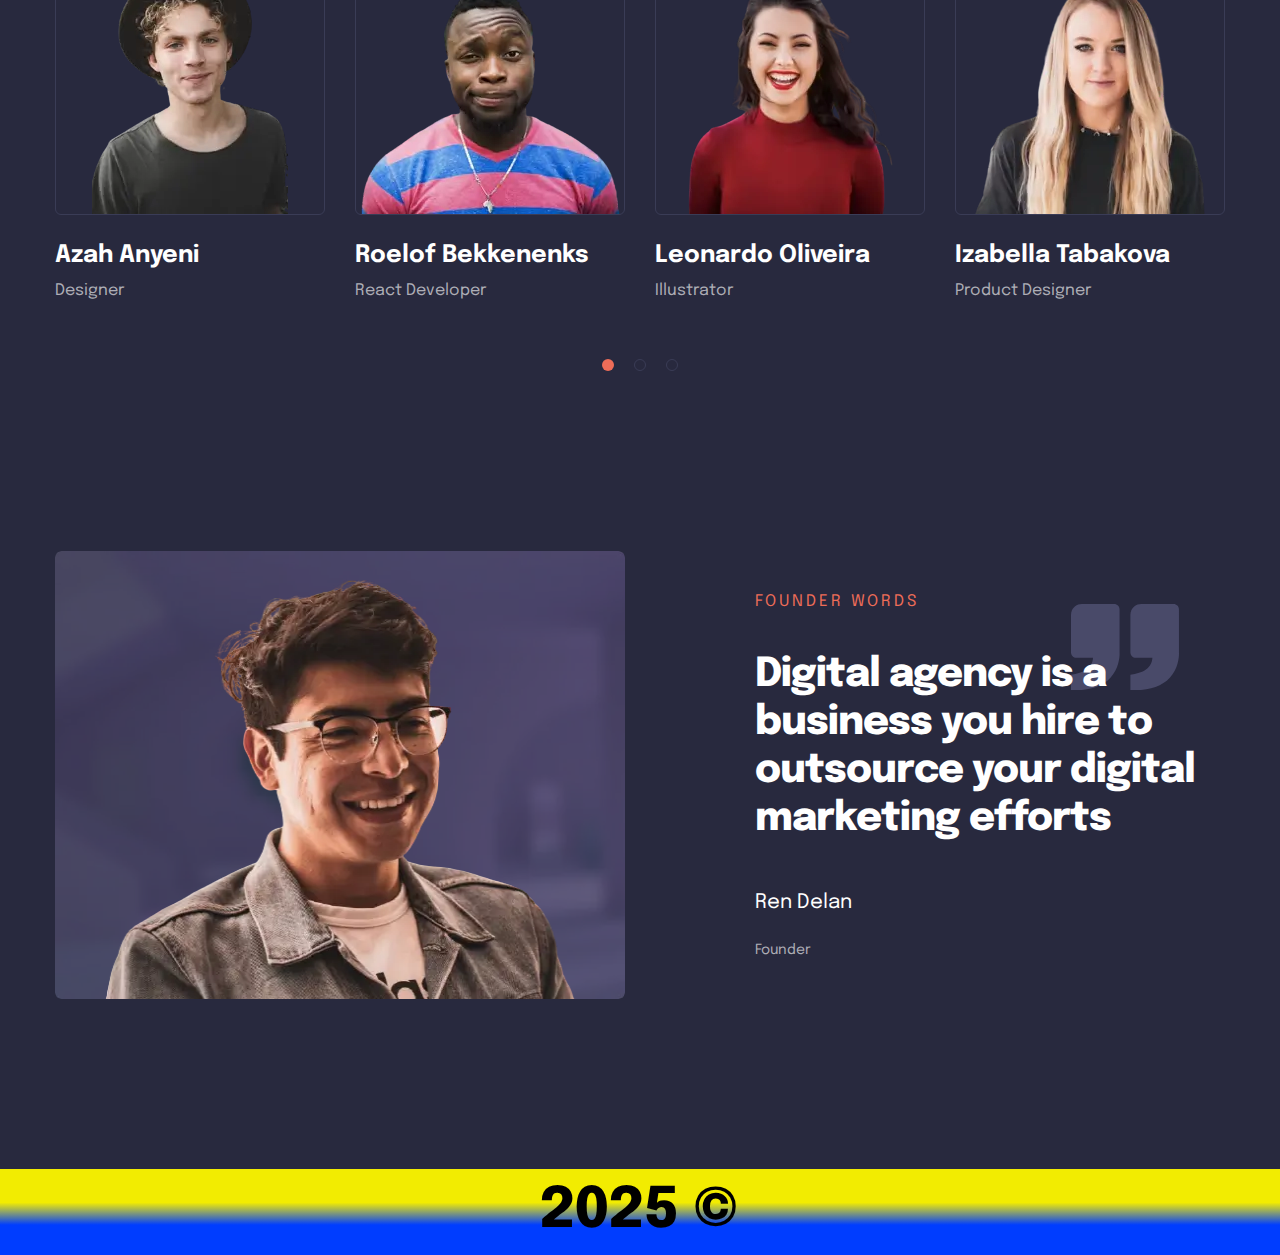
<file: lesson_13/index.html>
<!DOCTYPE html>
<html lang="en">

<head>
    <meta charset="UTF-8">
    <meta name="viewport" content="width=device-width, initial-scale=1.0">
    <link rel="stylesheet" href="css/style.css">
    <title>Lesson 13</title>
</head>

<body>
    <div class="wrapper">
        <header>
            <h1>Lesson №13</h1>
        </header>
        <main class="main">

            <!-- portfolio -->

            <div class="portfolio">
                <div class="portfolio__container">
                    <div class="title title--margin">
                        <p class="title__sub-title">
                            Portfolio
                        </p>
                        <h2 class="title__hero">
                            Latest Work
                        </h2>
                    </div>
                    <ul class="tabs tabs--list">
                        <li class="tabs__item">
                            <a href="#" class="tabs__link tabs__link--active">
                                Show All <sup>14</sup>
                            </a>
                        </li>
                        <li class="tabs__item">
                            <a href="#" class="tabs__link">
                                Design <sup>6</sup>
                            </a>
                        </li>
                        <li class="tabs__item">
                            <a href="#" class="tabs__link">
                                Branding <sup>4</sup>
                            </a>
                        </li>
                        <li class="tabs__item">
                            <a href="#" class="tabs__link">
                                Illustration <sup>3</sup>
                            </a>
                        </li>
                        <li class="tabs__item">
                            <a href="#" class="tabs__link">
                                Motion <sup>1</sup>
                            </a>
                        </li>
                    </ul>
                    <div class="work work--margin">
                        <a href="#" class="work__link">
                            <div class="work__image">
                                <img src="img/Background-sofa.webp" alt="gradient patern">
                            </div>
                            <div class="work__info">
                                <div class="work__button">
                                    Design
                                </div>
                                <h2 class="work__title">
                                    SOFA
                                </h2>
                            </div>
                        </a>
                        <a href="#" class="work__link">
                            <div class="work__image">
                                <img src="img/background-keyboard.webp" alt="">
                            </div>
                            <div class="work__info">
                                <div class="work__button">
                                    Branding
                                </div>
                                <h2 class="work__title">
                                    KeyBoard
                                </h2>
                            </div>
                        </a>
                        <a href="#" class="work__link">
                            <div class="work__image">
                                <img src="img/background-work-media.webp" alt="">
                            </div>
                            <div class="work__info">
                                <div class="work__button">
                                    Illustration
                                </div>
                                <h2 class="work__title">
                                    Work Media
                                </h2>
                            </div>
                        </a>
                        <a href="#" class="work__link">
                            <div class="work__image">
                                <img src="img/background-dddone.webp" alt="">
                            </div>
                            <div class="work__info">
                                <div class="work__button">
                                    Motion
                                </div>
                                <h2 class="work__title">
                                    DDDone
                                </h2>
                            </div>
                        </a>
                    </div>
                    <a href="#" class="button button--dark">
                        Explore More
                    </a>
                </div>
            </div>

            <!-- started -->

            <div class="started">
                <div class="started__container">
                    <div class="started__column started__column--size">
                        <div class="title title--started">
                            <p class="title__sub-title sub-title">
                                Get Started
                            </p>
                            <h2 class="title__started">
                                We Help Companies Move Faster
                            </h2>
                            <a href="#" class="button button--light">Contact Us</a>
                        </div>
                        <div class="icon-star">
                            <img src="img/icon.svg" alt="icon gift">
                        </div>
                    </div>
                    <div class="started__column">
                        <div class="design-element">
                            <div class="design-element__image">
                                <img src="img/group.svg" alt="">
                            </div>
                        </div>
                    </div>
                    <div class="started__column started__column--align">
                        <div class="profile-image">
                            <img src="img/photo-profile.webp" alt="profile photo of a woman">
                        </div>
                    </div>
                </div>
            </div>

            <!-- events -->

            <div class="events">
                <div class="events__container">
                    <div class="title title--margin-events title--size">
                        <p class="title__sub-title">
                            Events
                        </p>
                        <h2 class="title__hero">Explore Future Conferences</h2>
                    </div>
                    <div class="events__list">
                        <div class="event-item">
                            <div class="event-item__border">
                                <div class="event-item__date date">
                                    <h3 class="date__day">
                                        3
                                    </h3>
                                    <div class="date__season">
                                        <h4 class="date__month">
                                            November
                                        </h4>
                                        <h4 class="date__year">
                                            2021
                                        </h4>
                                    </div>
                                </div>
                                <div class="event-item__time">
                                    9:00 am – 3:00 pm
                                </div>
                            </div>
                            <h4 class="event-item__title">
                                Design Weeks
                            </h4>
                            <p>
                                Digital agency is a business you hire to outsource your digital.
                            </p>
                            <a href="#" class="event-item__link">
                                Explore Now
                            </a>
                        </div>
                        <div class="event-item">
                            <div class="event-item__border">
                                <div class="event-item__date date">
                                    <h3 class="date__day">
                                        15
                                    </h3>
                                    <div class="date__season">
                                        <h4 class="date__month">
                                            November
                                        </h4>
                                        <h4 class="date__year">
                                            2021
                                        </h4>
                                    </div>
                                </div>
                                <div class="event-item__time">
                                    1:00 pm – 8:00 pm
                                </div>
                            </div>
                            <h4 class="event-item__title">
                                Interior Design
                            </h4>
                            <p>
                                Marketing efforts, instead of handling in-house.
                            </p>
                            <a href="#" class="event-item__link">
                                Explore Now
                            </a>
                        </div>
                        <div class="event-item">
                            <div class="event-item__border">
                                <div class="event-item__date date">
                                    <h3 class="date__day">
                                        2
                                    </h3>
                                    <div class="date__season">
                                        <h4 class="date__month">
                                            December
                                        </h4>
                                        <h4 class="date__year">
                                            2021
                                        </h4>
                                    </div>
                                </div>
                                <div class="event-item__time">
                                    10:00 am – 2:00 pm
                                </div>
                            </div>
                            <h4 class="event-item__title">
                                The F design events
                            </h4>
                            <p>
                                Provide your business with a variety of digital solutions to promote.
                            </p>
                            <a href="#" class="event-item__link">
                                Explore Now
                            </a>
                        </div>
                    </div>
                    <a href="#" class="button button--dark">
                        Explore More
                    </a>
                </div>
            </div>

            <!-- team -->

            <div class="team">
                <div class="team__container">
                    <div class="header-title header-title--margin">
                        <div class="title header-title__size">
                            <p class="title__sub-title sub-title">
                                Our Team
                            </p>
                            <h2 class="title__hero hero">
                                Team of Designers and Developers
                            </h2>
                        </div>
                        <div class="button-scrol">
                            <div class="button-scrol__left">
                                <img class="button-scrol__image" src="img/switch.svg" alt="arrow">
                            </div>
                            <div class="button-scrol__right">
                                <img class="button-scrol__image" src="img/switch.svg" alt="arrow">
                            </div>
                        </div>
                    </div>
                    <div class="team__section section">
                        <a href="#" class="section__item">
                            <div class="team__image">
                                <img src="img/azar-anyeni.webp" alt="portrait of a man in a headdress">
                            </div>
                            <div class="team__info">
                                <h5>
                                    Azah Anyeni
                                </h5>
                                <span>
                                    Designer
                                </span>
                            </div>
                        </a>
                        <a href="#" class="section__item">
                            <div class="team__image">
                                <img src="img/roelof-bekkenenks.webp"
                                    alt="portrait of a man in a pink and blue T-shirt">
                            </div>
                            <div class="team__info">
                                <h5>
                                    Roelof Bekkenenks
                                </h5>
                                <span>
                                    React Developer
                                </span>
                            </div>
                        </a>
                        <a href="#" class="section__item">
                            <div class="team__image">
                                <img src="img/leonardo-aliveira.webp"
                                    alt="portrait of a girl with dark long hair in a red blouse">
                            </div>
                            <div class="team__info">
                                <h5>
                                    Leonardo Oliveira
                                </h5>
                                <span>
                                    Illustrator
                                </span>
                            </div>
                        </a>
                        <a href="#" class="section__item">
                            <div class="team__image">
                                <img src="img/izabella-tabakova.webp" alt="portrait of a girl with blond long hair">
                            </div>
                            <div class="team__info">
                                <h5>
                                    Izabella Tabakova
                                </h5>
                                <span>
                                    Product Designer
                                </span>
                            </div>
                        </a>
                    </div>
                    <div class="team__sliders sliders">
                        <div class="sliders__circle"></div>
                        <div class="sliders__circle"></div>
                        <div class="sliders__circle"></div>
                    </div>
                </div>
            </div>

            <!-- founder -->

            <div class="founder">
                <div class="founder__container">
                    <div class="founder__photo">
                        <img src="img/ren-delan.webp" alt="man smiling in glasses">
                    </div>
                    <div class="title founder__title">
                        <div class="founder__quotes">
                            <img src="img/shape.svg" alt="">
                        </div>
                        <p class="title__sub-title title__sub-title--size">
                            Founder Words
                        </p>
                        <h2 class="title__hero">
                            Digital agency is a business you hire to outsource your digital marketing efforts
                        </h2>
                        <span class="founder__name">
                            Ren Delan
                        </span>
                        <span class="founder__profession">
                            Founder
                        </span>
                    </div>
                </div>
            </div>
        </main>
        <footer class="footer">
            <div class="footer__text">
                2025 &copy;
            </div>
        </footer>
    </div>
</body>

</html>
</file>
<file: lesson_04/css/style.css>
/* Імпорт шрифтів з сайту */
/* @import url('https://fonts.googleapis.com/css2?family=Work+Sans&display=swap');
@import url('https://fonts.googleapis.com/css2?family=Work+Sans:wght@500&display=swap');
@import url('https://fonts.googleapis.com/css2?family=Work+Sans:wght@600&display=swap'); */

/* Імпорт шрифтів через плагін */
@import url("https://fonts.googleapis.com/css?family=Work+Sans:regular,500,600&display=swap");
@import url("https://fonts.googleapis.com/css?family=Poppins:300,regular,500,600&display=swap");
@import url("https://fonts.googleapis.com/css?family=DM+Sans:regular,500,700&display=swap");
@import url("https://fonts.googleapis.com/css?family=Roboto:regular,500&display=swap");

/* Підключення стилів локально */
@import url("fonts.css");

/* обнулення налаштувань стилів */
@import url("reset.css");

/* .hero {}

.list {}

.item {}

.main-part {}

.education-overview {}

.higher-education {}

.reforms {}

.prospects {} */
body {
    font-family: "Work Sans", sans-serif;
}

.hero {
    font-size: 34px;
    font-style: italic;
    font-weight: 600;
    letter-spacing: 5px;
    text-align: center;
    text-decoration-line: underline;
    text-decoration-style: double;
    text-decoration-thickness: 0.1rem;
    text-shadow: 4px -4px 5px hsl(14, 100%, 48%);
}

.item {
    font-family: "DM Sans", sans-serif;
    font-size: 20px;
    /* font-weight: 500; не спрацював */
    text-align: center;
    text-shadow: 4px -4px 5px hsl(0, 53%, 57%);

    /* не працює на блочних тегах
    text-decoration: underline;
    text-decoration-color: blue; */
}

a {
    font-weight: 500;
    color: red;
    text-decoration: underline;
    text-decoration-color: blue;

}

h2 {
    font-size: 25px;
    font-weight: 600;
    text-align: left;
    font-style: italic;
    text-shadow: 4px -4px 5px olive;
}

.main-part h3 {
    font-size: 22px;
    font-weight: 600;
    font-style: oblique;
    text-shadow: 3px -3px 3px #F4A460;
}

#block-education p {
    line-height: 20px;
    word-spacing: 25px;
}

.main-part p {
    font-size: 18px;
    font-weight: 400;
    text-align: left;
    line-height: 155.555556%;
    /* 28px/18px */
}

[id] h3 {
    font-size: 22px;
}

#resume-about h3 {
    font-size: 38px;
    font-weight: 600;
    line-height: 50px;
    text-align: center;
    color: #132238;
}

#resume-about p {
    font-size: 18px;
    line-height: 24px;
    color: #556070;
}

#about-us {
    font-family: "DM Sans", sans-serif;
}

#about-us h3 {
    font-size: 38px;
    font-weight: 700;
    line-height: 72px;
    text-align: center;
    color: #1E1B39;
}

#about-us p {
    font-size: 24px;
    line-height: 24px;
    color: #615E83;
}

#product-quickly {
    font-family: "Roboto";
}

#product-quickly h3 {
    font-size: 50px;
    font-weight: 500;
    line-height: 66px;
    letter-spacing: 1px;
    color: #091133;
}

#product-quickly p {
    font-size: 18px;
    color: #505F98;
    line-height: 30px;

}
</file>
<file: lesson_03/css/style.css>
@import url("reset.css");

/* div {
    color: blue;
} */
/* .header {}

.hero {}

.block-list {}

.list {}

.item {}

.link {}

.img {}

.number-list {}

.number-item {}

.block-canyon {}

.block-lake {}

.block-cave {}

.block-grotto {} */
a.link {
    color: red;
}

.hero h1 {
    color: blue;
}

div {
    color: aqua;
}

#places {
    color: blueviolet;
}

.block-canyon {
    color: green;
}

[class*="block"]>h2 {
    color: black;
}
</file>
<file: lesson_05/css/style.css>
@import url("reset.css");

@import url("https://fonts.googleapis.com/css?family=Manrope:regular,600,700&display=swap");
@import url("https://fonts.googleapis.com/css?family=Roboto:regular,500&display=swap");

/* .hero-content {}

.text-block {}

.purchase-ui-kit {}

.learn-more {}

.undraw {}

.text-block {}

.first-element {}

.second-element {}

.text-container {}

.sub-container {}

.first-sub {}

.card-smartphones {}

.header-card {}

.icon-container {}

.card-tablet {}

.card-smart-tv {}

.second-sub {}

.card-laptop {}

.card-gaming-consoles {}

.card-vr-headsets {} */

h1 {
    font-family: "Manrope", sans-serif;
    font-weight: 700;
    font-size: 60px;
    text-align: center;
    font-style: italic;
    text-decoration: underline;
    text-shadow: 4px -4px 4px orange;
}

header {
    margin-bottom: 20px;
}

.hero-content,
.undraw {
    font-family: "Roboto", sans-serif;
}

.hero-content {
    margin-bottom: 100px;
}

.text-block h2 {
    font-weight: 500;
    font-size: 50px;
    line-height: 66px;
    letter-spacing: 1px;
    color: #091133;
    max-width: 539px;
    margin-bottom: 20px;
    margin: 0 auto;
}

.text-block p {
    font-size: 18px;
    font-weight: 400;
    line-height: 30px;
    color: #505F98;
    max-width: 539px;
    margin: 0 auto;
}

.text-block {
    margin-bottom: 74px;
}

span {
    display: block;
    margin-top: 10px;
}

.link {
    max-width: 539px;
    margin: 0 auto;
    font-size: 0;
}

.purchase-ui-kit {
    background-color: #111B47;
    min-width: 189px;
    /* padding: 5px 0px; */
    padding-inline: 15px;
    text-align: center;
    color: #fff;
    font-size: 16px;
    font-weight: 500;
    line-height: 26px;
    margin-right: 30.15px;

}

/* ? */
.learn-more {
    min-width: 189px;
    border: 2px solid #091133;
    /* border-color: #091133; */
    font-size: 16px;
    font-weight: 500;
    line-height: 26px;
    text-align: center;
    /* padding-top: 7px;
    padding-bottom: 3px; */
    padding-inline: 15px;
}

.undraw {
    padding-top: 224px;
    /* padding-left: 165px; */
    margin-bottom: 150px;
}

.items {
    max-width: 540px;
    margin: 0 auto;
    font-size: 0;
}

.second-text-block {
    max-width: 540px;
    margin-bottom: 80px;
    margin: 0 auto;
}

.undraw h2 {
    font-size: 36px;
    font-weight: 500;
    line-height: 48px;
    color: #091133;
}

.second-text-block p {
    font-size: 16px;
    font-weight: 400;
    line-height: 26px;
    color: #6F7CB2;
}

[class*="element"] {
    display: inline-block;
}

.first-element,
.second-element {
    max-width: 255px;
}

.first-element {
    margin-right: 30px;
}

.first-element h3,
.second-element h3 {
    font-size: 16px;
    font-weight: 500;
    line-height: 26px;
    margin-bottom: 6px;
    color: #091133;
}

.first-element p,
.second-element p {
    font-size: 12px;
    font-weight: 400;
    line-height: 18px;
    color: #5D6970;
}

.undraw img {
    margin-bottom: 14px;
    max-width: 36px;
}


/* Початок стилювання нового блоку */


.dark-theme-website {
    font-family: "Manrope", sans-serif;
    padding-block-start: 150px;
    background-color: #141414;
    /* max-width: 1920px; */
    /* margin: 0 auto; */
}

/* Шрифти та стилі параграфів */

.dark-theme-website p {
    font-size: 18px;
    color: #999;
    line-height: 150%;
}

.text-container {
    /* margin-block-end: 80px; */
    /* max-width: 1597px; */
    font-size: 0;
    /* margin: 0 auto; */
    margin-bottom: 80px;

}

.text-container h2 {
    max-width: 1297px;
    font-size: 38px;
    font-weight: 700;
    line-height: 150%;
    color: #fff;
    margin: 0 auto;
    margin-bottom: 14px;

}

.text-container p {
    max-width: 1297px;
    height: auto;
    line-height: 150%;
    margin: 0 auto;
}

.sub-container {
    margin: 0 auto;
}

.sub-container h3 {
    font-size: 24px;
    color: #fff;
    font-weight: 600;
    line-height: 150%;
    vertical-align: middle;
    display: inline-block;
}

.first-sub {
    margin-bottom: 30px;
    /* margin-inline: -30px; */
}

.first-sub,
.second-sub {
    /* display: inline-block; */
    /* max-width: 1597px; */
    font-size: 0;
    /* margin-inline: auto; */
    margin-left: -15px;
    margin-right: -15px;
}

[class*="card-"] {
    display: inline-block;
    width: 33.333%;
    /* padding-inline: 30px; */
    padding-left: 15px;
    padding-right: 15px;
}

[class*="sub-card-"] {
    vertical-align: middle;
    width: 100%;
    padding: 50px;
    border-radius: 12px;
    border: 1px solid #262626;
    background: linear-gradient(222deg, rgba(229, 0, 0, 0.50) -208.03%, rgba(229, 0, 0, 0.00) 41.32%), #0F0F0F;
}

.icon-container {
    display: inline-block;
    vertical-align: middle;
    margin-right: 16px;
}

.header-card {
    margin-bottom: 30px;
}
</file>
<file: lesson_06/css/style.css>
@import url(reset.css);

@import url("https://fonts.googleapis.com/css?family=Manrope:regular,500,600,700&display=swap");

@import url("https://fonts.googleapis.com/css?family=Epilogue:regular,500,600,700,800&display=swap");

h1 {
    font-family: "Manrope", sans-serif;
    font-size: 50px;
    font-weight: bold;
    text-align: center;
    color: goldenrod;
    background: url(../img/379690537017.jpg) center / cover;
}

.portfolio {
    font-family: "Epilogue", sans-serif;
    /* max-width: 1171px;
    margin: 0 auto; */
    padding-block: 50px;
    background-color: #FDF0E9;
}

.container {
    padding-inline: 15px;
    max-width: 1200px;
    margin: 0 auto;
    font-size: 0;
}

/* стилізуємо блок sub */

.sub {
    margin-bottom: 20px;
    font-size: 16px;
    font-weight: 400;
    line-height: 32px;
    color: #EF6D58;
}

/* стилізуємо контент */

.left-content {
    display: inline-block;
    vertical-align: middle;
    max-width: 50%;
    margin-right: 171px;
}

.left-content h2 {
    font-size: 56px;
    max-width: 397px;
    color: #391400;
    font-weight: 800;
    margin-bottom: 26px;
    line-height: 64px;
}

.left-content p {
    max-width: 470px;
    font-size: 20px;
    line-height: 32px;
    color: #391400;
    margin-bottom: 26px;
}

.list {
    font-size: 16px;
}

.list li {
    margin-bottom: 16px;
    background: url(../img/check.svg) 0 0 / 15px no-repeat;
    padding-inline-start: 25px;
    min-height: 15px;
}

.right-content {
    display: inline-block;
    vertical-align: middle;
    max-width: 50%;
}

/* стилізація второго завдання */

.movie {
    font-family: "Manrope", sans-serif;
    background-color: #141414;
    color: #fff;
}

.background {
    background: linear-gradient(180deg, rgba(20, 20, 20, 0.5) 0%, rgba(20, 20, 20, 0.0) 100%), linear-gradient(0deg, rgba(20, 20, 20, 0.5) 0%, rgba(20, 20, 20, 0.0) 100%), url(../img/sub_container.png) center / cover;
    min-height: 860px;
    margin-bottom: -64px;
}

.content {
    margin-bottom: 50px;
    margin: 0 auto;
    max-width: 1096px;
    text-align: center;
    padding-bottom: 15px;
}

.content h2 {
    font-size: 58px;
    font-weight: 700;
    line-height: 150%;
    text-align: center;
    margin-bottom: 16px;
}

.content p {
    color: #999;
    font-size: 18px;
    line-height: 150%;
    /* margin: 0 auto; */
    text-align: center;
    /* max-width: 1096px; */
    margin-bottom: 50px;
}

a {
    font-size: 18px;
    background: #E50000;
    padding: 17px 24px;
    min-width: 251px;
    border-radius: 8px;
}

span {
    background: url(../img/Icon.png) left / 20px no-repeat;
    padding-left: 35px;
}

.footer {
    font-family: "Manrope", sans-serif;
    background: linear-gradient(95deg, rgba(53, 33, 68, 0.9612219887955182) 24%, rgba(59, 87, 110, 0.7959558823529411) 69%, rgba(23, 121, 158, 0.7987570028011204) 100%);
    margin-inline: auto;

}

.footer h2 {
    color: #fff;
    font-size: 58px;
    font-weight: 700;
    text-align: center;
    margin-inline: auto;
    max-width: 500px;
    border: 2px solid rgb(179, 156, 156);
    border-radius: 10px 50px;
    background: #27083c;
}
</file>
<file: lesson_07/css/style.css>
@import url("reset.css");
@import url("https://fonts.googleapis.com/css?family=DM+Sans:regular,500,700&display=swap");
@import url("https://fonts.googleapis.com/css?family=Epilogue:regular,700,800,900&display=swap");

h1 {
    font-family: "DM Sans", sans-serif;
    font-size: 56px;
    font-weight: 700;
    text-align: center;
    text-shadow: 4px 4px 10px orangered;
}

.link {
    max-width: 1500px;
    margin: 0 auto;
    text-align: center;
}

/* псевдоклас hover */

.some-text {
    max-width: 1500px;
    margin: 0 auto;
    padding: 15px;
}

.some-text p:hover {
    color: red;
    background-color: aqua;
}

.some-text a {
    border: 2px solid red;
    border-radius: 10px;
    padding: 5px 15px;
    background-color: mediumpurple;
}

.some-text a:hover {
    color: azure;
    background-color: black;
}

.some-text-second {
    background-color: #000;
    color: white;
    font-size: 20px;
    text-align: center;
    border: 2px solid green;
    border-radius: 10px;
    padding: 15px;
    max-width: 500px;
    margin: 0 auto;
}

.image {
    display: none;
}

.image img {
    max-width: 400px;
}

.some-text-second:hover .link {
    color: green;
}

.some-text-second:hover .image {
    display: block;
}

/* Псевдоклас active */

.some-text a:active {
    background-color: green;
    color: black;
    border: 2px solid black;
}

/* Псевдоклас visited */

.some-text a:visited {
    color: aquamarine;
}

/* Псевлдоклас focus */

.header {
    max-width: 970px;
    margin: 0 auto;
}

.header:focus {
    outline: 5px solid red;
}

/* Псевдоклас target */

.block {
    background-color: #7A956B;
    color: #fff;
    padding: 15px;
    display: none;
}

.block:target {
    display: block;
}

/* псевдоклас first-child */

/* .some-text p:first-child{
    background-color: #7A956B;
} */

/* Псевдоклас first-of-type */

/* .some-text p:first-of-type {
    background-color: aquamarine;
    max-width: 50%;
} */

/* Псевдоклас last-child */

/* .some-text p:last-child{
    background-color: green;
    max-width: 50%;
    text-align: right;
    margin-left: auto;
} */

/* Псевдоклас last-of-type */

/* .some-text p:last-of-type {
    max-width: 50%;
    background-color: black;
    color: #fff;
    text-align: right;
    margin-left: auto;
} */

/* Псевдоклас nth-child() */
.some-text p {
    max-width: 50%;
    margin-right: auto;
}

.some-text p:nth-child(2n) {
    max-width: 50%;
    text-align: right;
    margin-left: auto;
}

/* Псевдоклас not() */

.some-text p:not(:last-child) {
    margin-bottom: 20px;
}

.some-text:has(span) {
    background-color: aqua;
}

/* Псевдоелементи */

.some-list {
    padding-inline-start: 15px;
}

.some-list-item:not(:last-child) {
    margin-bottom: 15px;
}

.some-list-item::before {
    content: "";
    vertical-align: middle;
    width: 20px;
    height: 20px;
    margin-right: 10px;
    background: url("../img/check.svg") 0 0 / 20px no-repeat;
}

.some-list {
    margin-bottom: 50px;
}

/* Вторе завдання */

.first-content {
    font-family: "DM Sans", sans-serif;
    max-width: 889.106px;
    margin: 0 auto;
    font-size: 0;
    margin-bottom: 50px;
}

.list {
    max-width: 889px;
    padding-inline: 15px;
}

.block-item p:nth-child(1) {
    font-size: 20px;
    font-weight: 700;
    line-height: 22px;
    margin-bottom: 8px;
    color: #4A3AFF;
}

[class*="title-"] {
    font-size: 42px;
    font-weight: 700;
    line-height: 54px;
    margin-bottom: 8px;
    column-rule-color: #1E1B39;
}

.first-content p {
    font-size: 24px;
    font-weight: 400;
    line-height: 42px;
    color: #6E6C83;
}

.block-item {
    max-width: 629.692px;
}

.list-item:not(:last-child) {
    margin-bottom: 54px;
}

.title-1::after {
    content: "";
    width: 42px;
    height: 42px;
    vertical-align: middle;
    background: url(../img/dandruff.png) 0 0 / 42px no-repeat;
    margin-left: 10px;
}

.title-2::after {
    content: "";
    width: 42px;
    height: 42px;
    vertical-align: middle;
    background: url(../img/laptop.png) 0 0 / 42px no-repeat;
    margin-left: 10px;
}

.title-3::after {
    content: "";
    width: 42px;
    height: 42px;
    vertical-align: middle;
    background: url(../img/rocket.png) 0 0 / 42px no-repeat;
    margin-left: 10px;
}

.second-content {
    font-family: "DM Sans", sans-serif;
    margin-bottom: 50px;
    max-width: 1440px;
    margin-inline: auto;
}

.card-wrapper {
    max-width: 800px;
    margin: 0 auto;
}

.card-wrapper h3 {
    font-size: 88px;
    font-weight: 700;
    line-height: 95px;
    margin-bottom: 50px;

}

.card {
    max-width: 542.983px;
    background-color: #F0F0F6;
    border-radius: 56px;
    padding-top: 24px;
    padding-bottom: 58px;
    margin-inline: auto;
}

.block-card {
    max-width: 494.98px;
    background-color: #4A3AFF;
    border-radius: 34px;
    padding-block: 44.59px;
    margin: 0 auto;
    margin-bottom: 33.83px;
}

.sub-title {
    text-align: center;
    font-size: 30px;
    font-weight: 700;
    line-height: 32px;
    color: #fff;
    opacity: 0.9;
    margin-bottom: 2px;
}

.prise {
    color: #fff;
    text-align: center;
    font-size: 116px;
    font-weight: 700;
    line-height: 120px;
    margin-bottom: 6px;
}

.billing {
    color: #fff;
    text-align: center;
    font-size: 20px;
    font-weight: 700;
    line-height: 22px;
    opacity: 0.6;
}

.item-billing {
    color: #1E1B39;
    font-size: 28px;
    font-weight: 700;
    line-height: 38px;
}

.list-billing {
    margin-left: 36.99px;
}

.item-billing:not(:last-child) {
    margin-bottom: 26px;
}

.item-billing::before {
    content: "";
    width: 36px;
    height: 36px;
    background: url(../img/check_circle.svg) 0 0 / 36px no-repeat;
    margin-right: 14px;
    vertical-align: middle;
}

.third-content {
    max-width: 1440px;
    font-family: "Epilogue", sans-serif;
    font-size: 16px;
    line-height: 32px;
    background-color: #FDF0E9;
    margin: 0 auto;
    padding-top: 68px;
    padding-bottom: 69px;
}

.img {
    max-width: 970px;
    margin: 0 auto;
    background-color: #9B9B9B;
    margin-bottom: 74px;
}

.img img {
    border-radius: 6px;
}

.holder,
.post-content,
.post-second-content {
    max-width: 570px;
    margin: 0 auto;
}

.holder {
    margin-bottom: 51px;
}

.holder p:first-of-type {
    font-size: 20px;
    margin-bottom: 32px;
    color: #391400;
}

.holder p:last-child {
    color: rgba(57, 20, 0, 0.64);
}

.post-content {
    margin-bottom: 65px;
}

.third-content h4 {
    font-size: 24px;
    font-weight: 700;
    margin-bottom: 35px;
    color: #391400;
}

.post-content p:first-of-type {
    color: rgba(57, 20, 0, 0.64);
    margin-bottom: 34px;
}

.list-post-content {
    margin-bottom: 32px;
    color: #391400;
}

.item-post-content::before {
    content: "";
    width: 8px;
    height: 8px;
    background-color: #EF6D58;
    border-radius: 50%;
    margin-right: 16px;
    vertical-align: middle;
}

.post-content p:last-of-type {
    color: rgba(57, 20, 0, 0.64);
}

.post-second-content p {
    color: rgba(57, 20, 0, 0.64);
}

.post-second-content p:not(:last-of-type) {
    margin-bottom: 28px;
}

.list-post-second-content {
    margin-bottom: 32px;
    color: #391400;
}

.item-post-second-content:nth-of-type(1)::before {
    content: "1.";
    margin-right: 4px;
}

.item-post-second-content:nth-of-type(2)::before {
    content: "2.";
    margin-right: 4px;
}

.item-post-second-content:nth-of-type(3)::before {
    content: "3.";
    margin-right: 4px;
}

.game {
    max-width: 1440px;
    margin: 0 auto;
    font-family: "DM Sans", sans-serif;
    background: url(../img/stock-illustration-playing-computer-games.jpg) no-repeat;
    background-size: contain;
}

.title-game {
    text-align: center;
    font-size: 54px;
    text-shadow: -4px 4px 3px gold;
}

.start {
    margin-left: 150px;
    font-size: 24px;
    font-weight: 700;
    background-color: #EF6D58;
    width: 100px;
    text-align: center;
}

.line-1 {
    background-color: #ffa500;
    height: 50px;
    width: 20px;
    margin-left: 150px;
    visibility: hidden;
}

.line-2 {
    background-color: #ffa500;
    height: 30px;
    width: 500px;
    margin-left: 150px;
    visibility: hidden;
}

.line-3 {
    background-color: #ffa500;
    width: 30px;
    height: 150px;
    margin-left: 620px;
    visibility: hidden;
}

.line-4 {
    background-color: #ffa500;
    width: 400px;
    height: 20px;
    margin-left: 620px;
    visibility: hidden;
}

.line-5 {
    background-color: #ffa500;
    width: 40px;
    height: 400px;
    margin-left: 980px;
    visibility: hidden;
}

.line-6 {
    background-color: #ffa500;
    height: 20px;
    width: 900px;
    margin-left: 120px;
    visibility: hidden;
}

.line-7 {
    background-color: #ffa500;
    width: 15px;
    height: 30px;
    margin-left: 120px;
    visibility: hidden;
}

.line-8 {
    background-color: #ffa500;
    height: 15px;
    width: 150px;
    margin-left: 120px;
    visibility: hidden;
}

.line-9 {
    background-color: #ffa500;
    width: 12px;
    height: 100px;
    margin-left: 258px;
    visibility: hidden;
}

.line-10 {
    background-color: #7A956B;
    height: 60px;
    width: 100px;
    margin-left: 213px;
    visibility: hidden;
}

.line-10 p {
    text-align: center;
}

/* .start:hover~.line-1,
.line-1:hover,
.line-1:hover~.line-2,
.line-2:hover,
.line-2:hover~.line-3

{
    visibility: visible;
} */
.line:hover+.line,
.line:hover {
    visibility: visible;
}

footer {
    background: radial-gradient(circle, rgba(187, 49, 18, 0.6418942577030813) 29%, rgba(191, 201, 18, 0.9416141456582633) 44%, rgba(25, 23, 158, 0.6643032212885154) 79%);
    min-height: 100px;
    max-width: 1440px;
    margin: 0 auto;
}

footer div {
    padding-top: 20px;
}

footer p {
    font-size: 30px;
    text-align: center;
    color: #fff;
}
</file>
<file: lesson_08/css/style.css>
@import url(reset.css);
@import url("https://fonts.googleapis.com/css?family=Markazi+Text:regular,600,700&display=swap");

body {
    background-color: hsl(268, 93%, 6%);
    font-family: "Markazi Text", sans-serif;
    font-size: 0;
}

.container {
    max-width: 1200px;
    margin-inline: auto;
    padding-left: 10px;
}

h1 {
    font-size: 50px;
    font-weight: 700;
    color: rgb(167, 167, 158);
    text-align: center;
}


[class*="pics-"] {
    /* display: inline-block; */
    /* min-width: 50%; */
    color: rgb(167, 167, 158);
    font-size: 20px;
    font-weight: 600;
    background-color: rgb(20, 22, 59);
    /* margin-inline: 10px; */
    margin-bottom: 10px;
    max-width: 600px;
    border-radius: 15px;
    padding: 8px;
    margin-inline: auto;
}

.imeg {
    display: inline-block;
    /* background-color: gray; */
    max-width: 80px;
    max-height: 80px;
    margin-right: 30px;
    /* border: 2px solid gray;
    border-radius: 15%; */
    vertical-align: middle;
}

.imeg img {
    width: 80px;
    max-height: 80px;
}

p {
    display: inline-block;
    vertical-align: middle;
}


.imeg-1,
.imeg-2 {
    display: inline-block;
    vertical-align: middle;
    margin-right: 30px;
    max-width: 30%;
}

.imeg-1 img,
.imeg-2 img {
    max-width: 100%;
}

.change-quality {
    max-width: 600px;
    background-color: rgb(20, 22, 59);
    border-radius: 15px;
    padding-bottom: 15px;
    margin-inline: auto;
}

h2 {
    font-size: 40px;
    color: rgb(167, 167, 158);
    text-align: center;
    margin-bottom: 10px;
}

h3 {
    font-size: 30px;
    color: rgb(167, 167, 158);
    text-align: center;
    text-decoration: underline;
    margin-bottom: 5px;
}

.image {
    max-width: 580px;
    margin: 0 auto;
}

.image img {
    max-width: 100%;
}

.not-safari {
    margin-bottom: 20px;
}
</file>
<file: lesson_09/css/style.css>
@import url(reset.css);

.block-list__item::before{
    content: "";
    width: 32px;
    height: 32px;
    background: url(../img/features/icon/check.svg) 0 0 / 32px no-repeat;
    vertical-align: middle;
    margin-right: 16px;
}
</file>
<file: lesson_10/css/style.css>
@import url(reset.css);
@import url("https://fonts.googleapis.com/css?family=Epilogue:regular,700,800,900&display=swap");

body {
    font-family: "Epilogue", sans-serif;
    font-size: 0;
}

.wrapper {
    max-width: 1440px;
    margin: 0 auto;
    font-size: 16px;
}

.header {
    margin: 0 auto;
    text-align: center;
    padding: 15px;
    font-size: 54px;
    font-weight: 900;
    margin-bottom: 3.508772%;
    /* 20px/570 */
}

h1 {
    text-shadow: 4px 5px 5px orange;
}

.banner {
    max-width: 1270px;
    margin: 0 auto;
    text-align: center;
    background-color: #28293E;
    padding: 15px;
}

.banner__container {
    max-width: 570px;
    margin: 0 auto;
    position: relative;
    aspect-ratio: 570/602;
}

.banner__content::before {
    content: "";
    width: 64.912281%;
    /* 370px/570 */
    background-color: #32334C;
    border-radius: 50%;
    aspect-ratio: 1;
    position: absolute;
    left: 50%;
    top: 50%;
    transform: translate(-50%, -50%);
}

/* Позиціонування зображення laptop */

.banner__laptop {
    position: absolute;
    left: 0;
    top: 0;
    width: 43.157895%;
    /* 246px/570 */
    height: 53.508772%;
    /* 305px/570 */
    background-color: #B550F8;
    border-radius: 50% 50% 0.813008% 0.813008%;
    /* 2px/246 */
}

.banner__laptop img {
    position: absolute;
    left: 8.536585%;
    /* 21px/246 */
    top: 7.894737%;
    /* 24px/304 */
    width: 100%;
}

/* Позиціонування зображення профілю */

.banner__jery {
    position: absolute;
    left: 56.842105%;
    /* 324px/570 */
    top: 31.395349%;
    /* 189px/602 */
    background-color: #F7CC47;
    width: 43.157895%;
    /* 246px/570 */
    height: 53.508772%;
    /* 305px/570 */
    border-radius: 50% 50% 8px 8px;
    /* 2px/246 */
}

.banner__jery img {
    position: absolute;
    bottom: 0;
    left: 0;
    width: 100%;
    height: auto;
    border-radius: 7px;
}

.banner__star {
    position: absolute;
    left: 53.333333%;
    /* 304px/570 */
    top: 7.017544%;
    /* 40px/570 */
    width: 19.649123%;
    /* 112px/570 */
    aspect-ratio: 1;
    border-radius: 50%;
    background-color: #EF6D58;
}

.banner__star img {
    position: absolute;
    top: 25%;
    /* 28px/112 */
    left: 31.25%;
    /* 35px/112 */
    width: 37.5%;
    /* 42px/112 */
    height: 50%;
    /* 56px/112 */
}

.banner__cloud {
    position: absolute;
    left: 80.350877%;
    /* 458px/570 */
    top: 13.289037%;
    /* 80px/602 */
    width: 19.649123%;
    /* 112px/570 */
}

.banner__cloud img,
.banner__arrow img,
.banner__pointer img {
    color: #8082A5;
    width: 100%;
    height: auto;
}

.banner__arrow {
    position: absolute;
    left: 0;
    top: 56.644518%;
    /* 341px/602 */
    width: 24.912281%;
    /* 142px/570 */
    height: 12.807018%;
    /* 73px/570 */
}

.banner__pointer {
    position: absolute;
    left: 55.087719%;
    /* 314px/570 */
    top: 90.365449%;
    /* 544px/602 */
    width: 8.77193%;
    /* 50px/570 */
    height: 14.385965%;
    /* 82px/570 */
}

.banner__card-icon {
    position: absolute;
    left: 9.824561%;
    /* 56px/570 */
    top: 71.594684%;
    /* 431px/602 */
    width: 37.54386%;
    /* 214px/570 */
    height: 19.649123%;
    /* 112px/570 */
}

.banner__card-icon img {
    width: 100%;
    height: auto;
}

.card {
    max-width: 1270px;
    margin: 0 auto;
    padding-inline: 15px;
    padding-block: 15px;
    background-color: #28293E;
}

.card__container {
    max-width: 448px;
    height: auto;
    margin: 0 auto;
    position: relative;
    aspect-ratio: 448/576;
}

.link__image img {
    width: 100%;
}

.link__image::before {
    content: "";
    position: absolute;
    top: 0;
    left: 0;
    width: 100%;
    height: 100%;
    background-color: #5C2000;
    opacity: 0.3181;
}

.link__image:hover::before {
    transition: all 1s;
    opacity: 0.1;
}

.button {
    position: absolute;
    left: 10.714286%;
    /* 48px/448 */
    top: 72.222222%;
    /* 416px/576 */
    width: 18.75%;
    /* 84px/448 */
    min-height: 38px;
    background-color: #fff;
    text-align: center;
    border-radius: 19px;
    color: #391400;
    text-transform: capitalize;
    line-height: 38px;
}

.button:hover {
    background-color: #9B9B9B;
    border: 1px solid black;
}

.link__title {
    position: absolute;
    left: 10.714286%;
    /* 48px/448 */
    top: 82.8125%;
    /* 477px/576 */
    color: #fff;
    font-size: 40px;
    font-weight: 800;
    line-height: 48px;
    text-transform: uppercase;
}

.link__title:hover {
    text-decoration: underline;
    text-decoration-thickness: 0.5rem;
    text-decoration-color: #9B9B9B;
}

.footer {
    max-width: 1270px;
    margin: 0 auto;
    min-height: 40px;
    background: linear-gradient(95deg, rgba(8, 4, 32, 0.896796218487395) 18%, rgba(10, 6, 50, 0.6811099439775911) 52%, rgba(10, 9, 64, 0.9051995798319328) 81%);
    color: #8082A5;
    text-align: center;
    font-size: 40px;
}
</file>
<file: lesson_11/css/style.css>
@import url(reset.css);
@import url("https://fonts.googleapis.com/css?family=Glory:regular,600,700,800&display=swap");

body {
    font-family: "Glory", sans-serif;
}
.header,
.footer{
    background: linear-gradient(0deg, rgba(68, 1, 1, 0.9248074229691877) 27%, rgba(182, 0, 0, 0.835171568627451) 63%, rgba(190, 2, 2, 0.7847514005602241) 84%);
}
h1 {
    text-align: center;
    font-size: 56px;
    font-weight: 800;
    color: rgb(37, 3, 3);
    text-decoration: underline;
    text-decoration-color: orangered;
}

.transform-examples__container {
    max-width: 1500px;
    background-color: hsla(0, 93%, 11%, 0.857);
    /* margin-inline: -15px; */
    margin: 0 auto;
    text-align: center;
    padding-block: 15px;
}

.example {
    width: 150px;
    padding: 15px;
    text-align: center;
    display: inline-block;
    margin: 0 auto;
    border: 2px solid rgb(3, 3, 122);
    border-radius: 5px;
    perspective: 300px;
}
.example__title{
    font-weight: 700;
}

.example--margin:not(:last-child) {
    margin-bottom: 15px;
}

.example__front {
    font-size: 90px;
    font-weight: 800;
    line-height: 90px;
    margin-bottom: 10px;
    background-color: hsl(71 100% 54%);
    text-align: center;
    /* border: 1px solid rgb(255, 0, 0); */
    border-radius: 9px;
    box-shadow: 0px 0px 51px hsl(71, 100%, 54%);
    transition: all 0.4s ease-in-out;
}

.example--translate:hover .example__front {
    transform: translate(20px, 10px);
}

.example--scale:hover .example__front {
    transform: scale(1.5);
}

.example--rotate:hover .example__front {
    transform: rotate(70deg);
}

.example--skew:hover .example__front {
    transform: skew(25deg, 10deg);
}

.example--origin:hover .example__front {
    transform: rotate(110deg);
    transform-origin: top left;
}
.example--3d-transform:hover .example__front{
    transform: rotate3d(40, 70, 30, 40deg);
}
.car__container {
    max-width: 1500px;
    height: 600px;
    padding: 15px;
    background-color: gray;
    position: relative;
    margin: 0 auto;
}

.car__rear-side {
    width: 600px;
    height: 300px;
    background-color: red;
    border-radius: 25% 25% 0% 0% / 94% 94% 0% 0%;
    margin: 0 auto;
    position: relative;
}

.car__rear-2-side {
    position: absolute;
    left: 50%;
    top: 235px;
    width: 645px;
    height: 300px;
    background: rgb(126, 3, 3);
    background: radial-gradient(circle, rgba(126, 3, 3, 1) 42%, rgba(102, 0, 0, 1) 61%, rgba(171, 1, 1, 1) 91%);
    border-radius: 5% 5% 2% 2% / 12% 12% 49% 49%;
    transform: translateX(-50%);
    z-index: 2;
}

.car__glass {
    position: absolute;
    left: 50%;
    top: 30px;
    width: 550px;
    height: 200px;
    background: linear-gradient(156deg, rgba(24, 24, 24, 1) 41%, rgba(31, 0, 0, 0.9472163865546218) 70%);
    border-radius: 25% 25% 3% 3% / 94% 94% 0% 0%;
    transform: rotateX(20deg);
    transform: translateX(-50%);
}

.car__trunk-top {
    position: absolute;
    left: 50%;
    top: 230px;
    width: 550px;
    height: 50px;
    border: 1px solid black;
    clip-path: polygon(0 0, 100% 0, 100% 50%, 100% 100%, 70% 85%, 30% 85%, 0 100%, 0 50%);
    background: rgb(227, 1, 1);
    background: linear-gradient(180deg, rgba(227, 1, 1, 1) 30%, rgba(171, 1, 1, 0.9472163865546218) 65%);
    transform: translateX(-50%);
    z-index: 2;
}

.car__trunk-midle {
    position: absolute;
    left: 50%;
    top: 265px;
    width: 550px;
    height: 70px;
    border-top: 1px solid rgb(114, 2, 2);
    border-inline: 2px solid rgb(114, 2, 2);
    background: rgb(171, 1, 1);
    background: linear-gradient(180deg, rgba(171, 1, 1, 1) 30%, rgba(156, 2, 2, 0.9472163865546218) 65%);
    border-radius: 50% 50% 0% 0% / 15% 15% 41% 0%;
    /* margin-bottom: 10px; */
    transform: translateX(-50%);
    z-index: 2;
}

img {
    position: absolute;
    left: 50%;
    top: 0;
    width: 90px;
    height: 60px;
    transform: translateX(-50%);
}

.car__trunk-bottom {
    position: absolute;
    left: 50%;
    top: 330px;
    width: 550px;
    height: 135px;
    background: rgb(126, 3, 3);
    background: linear-gradient(180deg, rgba(126, 3, 3, 1) 6%, rgba(102, 0, 0, 1) 38%, rgba(171, 1, 1, 1) 68%);
    border-radius: 0% 0% 15% 15% / 0% 0% 100% 100%;
    transform: translateX(-50%);
    border: 2px solid rgb(114, 2, 2);
    z-index: 2;
}

.car__stop-light-left {
    position: absolute;
    left: -0.2%;
    top: 34px;
    width: 200px;
    height: 30px;
    background: rgb(80, 0, 0);
    background: linear-gradient(0deg, rgba(80, 0, 0, 1) 42%, rgba(110, 0, 0, 1) 61%);
    border-radius: 0% 97% 0% 0% / 0% 78% 0% 0%;
    border: 1px solid black;
}

.car__stop-light-right {
    position: absolute;
    left: 63.9%;
    top: 34px;
    width: 200px;
    height: 30px;
    background: rgb(80, 0, 0);
    background: linear-gradient(0deg, rgba(80, 0, 0, 1) 42%, rgba(110, 0, 0, 1) 61%);
    border-radius: 0% 97% 0% 0% / 0% 78% 0% 0%;
    border: 1px solid black;
    transform: scaleX(-1);
}

.car__stop-light-bottom-left {
    position: absolute;
    left: 0;
    top: 0;
    width: 100px;
    height: 50px;
    background: rgb(80, 0, 0);
    background: linear-gradient(0deg, rgba(80, 0, 0, 1) 42%, rgba(80, 0, 0, 1) 61%);
    border-radius: 0% 0% 81% 12% / 46% 0% 74% 100%;
    border: 1px solid black;
}

.car__stop-light-bottom-right {
    position: absolute;
    left: 81.6%;
    top: 0;
    width: 100px;
    height: 50px;
    background: rgb(80, 0, 0);
    background: linear-gradient(0deg, rgba(80, 0, 0, 1) 42%, rgba(80, 0, 0, 1) 61%);
    border-radius: 0% 0% 81% 12% / 46% 0% 74% 100%;
    border: 1px solid black;
    transform: scaleX(-1);
}

.car__stop-light-mid-left {
    position: absolute;
    left: -9%;
    top: 34px;
    width: 52px;
    height: 80px;
    background: rgb(80, 0, 0);
    background: linear-gradient(0deg, rgba(80, 0, 0, 1) 40%, rgba(110, 0, 0, 1) 72%);
    clip-path: polygon(49% 2%, 71% 2%, 100% 0, 97% 47%, 100% 100%, 46% 100%, 1% 98%, 0 50%, 0% 0, 29% 1%);
    border: 1px solid black;
}

.car__stop-light-mid-right {
    position: absolute;
    left: 99.3%;
    top: 34px;
    width: 52px;
    height: 80px;
    background: rgb(80, 0, 0);
    background: linear-gradient(0deg, rgba(80, 0, 0, 1) 40%, rgba(110, 0, 0, 1) 72%);
    box-shadow: inset 0px 0px -10px rgba(255, 255, 255, 0.842);
    clip-path: polygon(49% 2%, 71% 2%, 100% 0, 97% 47%, 100% 100%, 46% 100%, 1% 98%, 0 50%, 0% 0, 29% 1%);
    border: 1px solid black;
    transform: scaleX(-1);
}

.car__bamper {
    position: absolute;
    left: 50%;
    top: 255px;
    width: 645px;
    height: 50px;
    border-radius: 10% 12% 47% 47% / 0% 0% 12% 12%;
    background-color: black;
    transform: translateX(-50%);
}

.car__bamper-left {
    position: absolute;
    left: 0;
    top: 219px;
    width: 90px;
    height: 50px;
    border-radius: 5% 60% 47% 47% / 62% 70% 0% 0%;
    background-color: black;
}

.car__bamper-right {
    position: absolute;
    left: 86.2%;
    top: 219px;
    width: 90px;
    height: 50px;
    border-radius: 5% 60% 47% 47% / 62% 70% 0% 0%;
    background-color: black;
    transform: scaleX(-1);
}

.car__exhaust-left {
    position: absolute;
    left: 11px;
    top: 237px;
    width: 65px;
    height: 40px;
    border-radius: 50%;
    background-color: black;
    border: 3px solid white;
}

.car__exhaust-right {
    position: absolute;
    left: 569px;
    top: 237px;
    width: 65px;
    height: 40px;
    border-radius: 50%;
    background-color: black;
    border: 3px solid white;
    transform: scaleX(-1);
}

.car__tire-left {
    position: absolute;
    left: -25px;
    top: 350px;
    width: 130px;
    height: 200px;
    background-color: black;
    border-radius: 15px;
}

.car__tire-right {
    position: absolute;
    left: 495px;
    top: 350px;
    width: 130px;
    height: 200px;
    background-color: black;
    border-radius: 15px;
}
/* .footer{
    position: fixed;
    bottom: 0;
    width: 1500px;
    height: 100px;
} */
</file>
<file: lesson_12/css/style.css>
@import url(reset.css);

.car__container {
    max-width: 1500px;
    height: 680px;
    padding: 15px;
    background-color: gray;
    position: relative;
    /* perspective: 400px; */
}

.car__rear-side {
    width: 600px;
    height: 300px;
    background-color: red;
    border-radius: 25% 25% 0% 0% / 94% 94% 0% 0%;
    margin: 0 auto;
    position: relative;
}

.car__rear-2-side {
    position: absolute;
    left: 50%;
    top: 235px;
    width: 645px;
    height: 300px;
    background: rgb(126, 3, 3);
    background: radial-gradient(circle, rgba(126, 3, 3, 1) 42%, rgba(102, 0, 0, 1) 61%, rgba(171, 1, 1, 1) 91%);
    border-radius: 5% 5% 2% 2% / 12% 12% 49% 49%;
    transform: translateX(-50%);
    z-index: 2;
}

.car__glass {
    position: absolute;
    left: 50%;
    top: 30px;
    width: 550px;
    height: 200px;
    background: linear-gradient(156deg, rgba(24, 24, 24, 1) 41%, rgba(31, 0, 0, 0.9472163865546218) 70%);
    border-radius: 25% 25% 3% 3% / 94% 94% 0% 0%;
    transform: rotateX(20deg);
    transform: translateX(-50%);
}

@keyframes rotate-wiper {
    0% {
        transform-origin: 0 50%;
        transform: rotateZ(0deg);
    }
15%{
    transform-origin: 0 50%;
        transform: rotateZ(0);
}
    100% {
        transform-origin: 0 50%;
        transform: rotateZ(-180deg);
    }
}

.car__wiper-windshield {
    position: absolute;
    left: 50%;
    bottom: 5px;
    /* transform: translateX(-50%); */
    width: 180px;
    height: 8px;
    background-color: rgb(0, 0, 0);
    animation: rotate-wiper 3s linear infinite alternate;
}

.car__wiper {
    position: absolute;
    left: 50%;
    bottom: 3.5px;
    width: 100px;
    height: 12px;
    background-color: rgb(0, 0, 0);
    animation: rotate-wiper 3s linear infinite alternate;
}

.car__wiper-circle {
    position: absolute;
    left: 50%;
    bottom: 0;
    transform: translateX(-50%);
    width: 20px;
    height: 20px;
    border-radius: 50%;
    background-color: rgb(0, 0, 0);
}

.car__trunk-top {
    position: absolute;
    left: 50%;
    top: 230px;
    width: 550px;
    height: 50px;
    border: 1px solid black;
    clip-path: polygon(0 0, 100% 0, 100% 50%, 100% 100%, 70% 85%, 30% 85%, 0 100%, 0 50%);
    background: rgb(227, 1, 1);
    background: linear-gradient(180deg, rgba(227, 1, 1, 1) 30%, rgba(171, 1, 1, 0.9472163865546218) 65%);
    transform: translateX(-50%);
    z-index: 2;
}

.car__trunk-midle {
    position: absolute;
    left: 50%;
    top: 265px;
    width: 550px;
    height: 70px;
    border-top: 1px solid rgb(114, 2, 2);
    border-inline: 2px solid rgb(114, 2, 2);
    background: rgb(171, 1, 1);
    background: linear-gradient(180deg, rgba(171, 1, 1, 1) 30%, rgba(156, 2, 2, 0.9472163865546218) 65%);
    border-radius: 50% 50% 0% 0% / 15% 15% 41% 0%;
    /* margin-bottom: 10px; */
    transform: translateX(-50%);
    z-index: 2;
}

img {
    position: absolute;
    left: 50%;
    top: 0;
    width: 90px;
    height: 60px;
    transform: translateX(-50%);
}

.car__trunk-bottom {
    position: absolute;
    left: 50%;
    top: 330px;
    width: 550px;
    height: 135px;
    background: rgb(126, 3, 3);
    background: linear-gradient(180deg, rgba(126, 3, 3, 1) 6%, rgba(102, 0, 0, 1) 38%, rgba(171, 1, 1, 1) 68%);
    border-radius: 0% 0% 15% 15% / 0% 0% 100% 100%;
    transform: translateX(-50%);
    border: 2px solid rgb(114, 2, 2);
    z-index: 2;
}

.car__stop-light-left {
    position: absolute;
    left: -0.2%;
    top: 34px;
    width: 200px;
    height: 30px;
    background: rgb(80, 0, 0);
    background: linear-gradient(0deg, rgba(80, 0, 0, 1) 42%, rgba(110, 0, 0, 1) 61%);
    border-radius: 0% 97% 0% 0% / 0% 78% 0% 0%;
    border: 1px solid black;
}

.car__stop-light-left::before,
.car__stop-light-right::before {
    content: "";
    position: absolute;
    /* left: -50px; */
    right: 0;
    bottom: 0;
    width: 0;
    height: 0;
    border-radius: 0% 84% 0% 0% / 0% 75% 0% 0%;
    background-color: red;
    box-shadow: 0px 0px 38px 15px rgba(255, 0, 0, 0.94);
    z-index: 5;
    animation: turn-signal 1s linear infinite;
    transform-origin: right;
}

@keyframes turn-signal {
    0% {
        width: 0;
        height: 17px;
    }

    70% {
        width: 248px;
        height: 30px;
    }

    100% {
        width: 248px;
        height: 30px;
    }
}

.car__stop-light-right {
    position: absolute;
    left: 63.9%;
    top: 34px;
    width: 200px;
    height: 30px;
    background: rgb(80, 0, 0);
    background: linear-gradient(0deg, rgba(80, 0, 0, 1) 42%, rgba(110, 0, 0, 1) 61%);
    border-radius: 0% 97% 0% 0% / 0% 78% 0% 0%;
    border: 1px solid black;
    transform: scaleX(-1);
    z-index: 2;
}

.car__stop-light-bottom-left {
    position: absolute;
    left: 0;
    top: 0;
    width: 100px;
    height: 50px;
    background: rgb(80, 0, 0);
    background: linear-gradient(0deg, rgba(80, 0, 0, 1) 42%, rgba(80, 0, 0, 1) 61%);
    border-radius: 0% 0% 81% 12% / 46% 0% 74% 100%;
    border: 1px solid black;
}

.car__stop-light-bottom-right {
    position: absolute;
    left: 81.6%;
    top: 0;
    width: 100px;
    height: 50px;
    background: rgb(80, 0, 0);
    background: linear-gradient(0deg, rgba(80, 0, 0, 1) 42%, rgba(80, 0, 0, 1) 61%);
    border-radius: 0% 0% 81% 12% / 46% 0% 74% 100%;
    border: 1px solid black;
    transform: scaleX(-1);
}

.car__stop-light-mid-left {
    position: absolute;
    left: -9%;
    top: 34px;
    width: 52px;
    height: 80px;
    background: rgb(80, 0, 0);
    background: linear-gradient(0deg, rgba(80, 0, 0, 1) 40%, rgba(110, 0, 0, 1) 72%);
    clip-path: polygon(49% 2%, 71% 2%, 100% 0, 97% 47%, 100% 100%, 46% 100%, 1% 98%, 0 50%, 0% 0, 29% 1%);
    border: 1px solid black;
}

.car__stop-light-mid-right {
    position: absolute;
    left: 99.1%;
    top: 34px;
    width: 52px;
    height: 80px;
    background: rgb(80, 0, 0);
    background: linear-gradient(0deg, rgba(80, 0, 0, 1) 40%, rgba(110, 0, 0, 1) 72%);
    box-shadow: inset 0px 0px -10px rgba(255, 255, 255, 0.842);
    clip-path: polygon(49% 2%, 71% 2%, 100% 0, 97% 47%, 100% 100%, 46% 100%, 1% 98%, 0 50%, 0% 0, 29% 1%);
    border: 1px solid black;
    transform: scaleX(-1);
}

.car__bamper {
    position: absolute;
    left: 50%;
    top: 255px;
    width: 645px;
    height: 50px;
    border-radius: 10% 12% 47% 47% / 0% 0% 12% 12%;
    background-color: black;
    transform: translateX(-50%);
}

.car__bamper-left {
    position: absolute;
    left: 0;
    top: 219px;
    width: 90px;
    height: 50px;
    border-radius: 5% 60% 47% 47% / 62% 70% 0% 0%;
    background-color: black;
}

.car__bamper-right {
    position: absolute;
    left: 86.2%;
    top: 219px;
    width: 90px;
    height: 50px;
    border-radius: 5% 60% 47% 47% / 62% 70% 0% 0%;
    background-color: black;
    transform: scaleX(-1);
}

.car__exhaust-left {
    position: absolute;
    left: 11px;
    top: 237px;
    width: 65px;
    height: 40px;
    border-radius: 50%;
    background-color: black;
    border: 3px solid white;
}

.car__exhaust-right {
    position: absolute;
    left: 569px;
    top: 237px;
    width: 65px;
    height: 40px;
    border-radius: 50%;
    background-color: black;
    border: 3px solid white;
    transform: scaleX(-1);
}

.car__tire-left {
    position: absolute;
    left: -25px;
    top: 350px;
    width: 130px;
    height: 200px;
    background-color: black;
    border-radius: 15px;
}

.car__tire-right {
    position: absolute;
    left: 495px;
    top: 350px;
    width: 130px;
    height: 200px;
    background-color: black;
    border-radius: 15px;
}
</file>
<file: lesson_13/css/style.css>
@import url(reset.css);
@import url("https://fonts.googleapis.com/css?family=Epilogue:regular,700,800,900&display=swap");

body {
    font-family: "Epilogue", sans-serif;
}

header {
    background: rgb(0, 61, 255);
    background: linear-gradient(0deg, rgba(0, 61, 255, 1) 35%, rgba(242, 236, 1, 1) 61%);
    font-size: 56px;
    font-weight: 800;
    text-align: center;
}

.main {
    background-color: #28293E;
}

.portfolio {
    padding-bottom: 92px;
}

[class*="__container"] {
    max-width: 1200px;
    margin: 0 auto;
    padding-inline: 15px;
    text-align: center;
}

.portfolio__container {
    padding-block-start: 92px;
}

.title {
    max-width: 34.188034%;
    /* 400px/1170 */
    display: flex;
    flex-direction: column;
    gap: 20px;
    text-transform: capitalize;
}

.title--margin {
    margin: 0 auto;
    margin-bottom: 2.5%;
    /* 36px/1440 */
}

.title__sub-title {
    text-align: center;
    color: #EF6D58;
    line-height: 200%;
    /* 32px/16 */
    letter-spacing: 3px;
    text-transform: uppercase;
}

.title__hero {
    color: #fff;
    text-align: center;
    font-size: 56px;
    font-weight: 800;
    /* white-space: nowrap; */
    line-height: 114.285714%;
    /* 64px/56 */
    letter-spacing: -1px;
}

.tabs {
    display: flex;
    color: rgba(255, 255, 255, 0.64);
    max-width: 604px;
    padding-inline: 15px;
    justify-content: space-between;
}

.tabs--list {
    margin: 0 auto;
    margin-bottom: 68px;
}

.tabs__link--active {
    color: #fff;
}

.work {
    display: flex;
    gap: 30px;
    flex-wrap: wrap;
}

.work--margin {
    margin-bottom: 64px;
}

.work__link {
    position: relative;
    flex-grow: 1;
    overflow: hidden;
}

.work__link:nth-of-type(4n+2),
.work__link:nth-of-type(4n+3) {
    flex-basis: 670px;
}

.work__image img {
    width: 100%;
    border-radius: 6px;
}

.work__info {
    position: absolute;
    left: 48px;
    bottom: 51px;
}

.work__button {
    display: inline-block;
    color: #391400;
    line-height: 2;
    text-align: center;
    background-color: #fff;
    padding-inline: 16px;
    border-radius: 19px;
    text-transform: capitalize;
    margin-bottom: 23px;
    transition: all 0.4s;
}

.work__title {
    color: #fff;
    font-size: 40px;
    font-weight: 800;
    line-height: 1.2;
    transition: all 0.3s;
}

.work__link::before {
    content: "";
    width: 100%;
    height: 100%;
    position: absolute;
    left: 0;
    top: 0;
    background-color: #5C2000;
    opacity: 0.3181;
    border-radius: 6px;
    transition: all 0.3s;
}

.work__link:hover::before {
    opacity: 0.1;
}

.work__link:hover .work__button {
    background-color: #EF6D58;
}

.work__link:hover .work__title {
    text-shadow: 0px 7px 12px rgba(206, 89, 55, 0.92);
}

.work__button:hover {
    color: #fff;
    box-shadow: inset 0px 0px 9px 2px #fff, 2px 5px 16px 0px #EF6D58, 0px 0px 24px 9px rgba(239, 109, 88, 0.72);
}

.button {
    color: #fff;
    text-align: center;
    padding: 18px 30px 16px;
    font-size: 14px;
    font-weight: 900;
    text-transform: uppercase;

    transition: all 0.3s;
}

.button--dark {
    border-radius: 6px;
    border: 1px solid rgba(255, 255, 255, 0.30);
}

.button--dark:hover {
    background-color: #B550F8;
}



/* -----started----- */



.started {
    padding-block: 96px 70px;
}

.started__container {
    background-color: #FDF0E9;
    padding-left: 100px;
    padding-right: 83px;
    display: flex;
    flex-wrap: wrap;
    justify-content: space-between;
    position: relative;
    align-items: center;
    gap: 15px;
    border-radius: 6px;
}

.started__column {
    flex: 1 1 300px;
}

.icon-star {
    position: absolute;
    left: 84px;
    top: -75px;
    max-width: 148px;
    aspect-ratio: 1;
}

.started__column--size {
    flex: 1 1 250px;
}

.title--started {
    max-width: 100%;
    justify-content: center;
    text-align: left;
    gap: 15px;
}

.title__started {
    color: #391400;
    font-size: 24px;
    font-weight: 700;
    line-height: 1.33;
}

.sub-title {
    text-align: left;
}

.button--light {
    max-width: 154px;
    aspect-ratio: 154/48;
    border-radius: 6px;
    background: #EF6D58;
}

.button--light:hover {
    color: #391400;
    background: #fff;
    box-shadow: 0px 3px 9px 0px rgba(57, 20, 0, 0.08);
}

.design-element {
    display: flex;
    align-items: center;
    flex: 1 1 300px;
}

.design-element__image {
    position: relative;
    max-width: 338px;
    border-radius: 6px;
    box-shadow: 0px 24px 48px 0px rgba(85, 30, 0, 0.04);
    aspect-ratio: 338/176;
    z-index: 2;
}

.design-element img {
    max-width: 100%;
}

.design-element__image::before {
    content: "";
    max-width: 306px;
    aspect-ratio: 306/176;
    /* max-height: 176px; */
    position: absolute;
    top: 8px;
    left: 0;
    width: 100%;
    height: 100%;
    inset-inline: 16px;
    background-color: #fff;
    border-radius: 6px;
    box-shadow: 0px 24px 48px 0px rgba(85, 30, 0, 0.04);
    z-index: -1;
}

.design-element__image::after {
    content: "";
    max-width: 276px;
    aspect-ratio: 276/176;
    /* max-height: 176px; */
    position: absolute;
    top: 16px;
    left: 0;
    width: 100%;
    height: 100%;
    inset-inline: 32px;
    background-color: #fff;
    border-radius: 6px;
    box-shadow: 0px 24px 48px 0px rgba(85, 30, 0, 0.04);
    z-index: -2;
}

.started__column--align {
    position: relative;
    align-self: flex-end;
    display: flex;
    justify-content: flex-end;
}

.profile-image {
    position: relative;
    bottom: 0;
    max-width: 239px;
    aspect-ratio: 239/396;
    width: 100%;
    margin-block-start: -60px;
}

.started__column--align::before {
    content: "";
    position: absolute;
    bottom: 47px;
    right: 13px;
    background: url(../img/cloud.svg) 0 0 no-repeat;
    max-width: 282px;
    aspect-ratio: 282/242;
    width: 100%;
}

.profile-image img {
    position: relative;
    width: 100%;
    z-index: 1;
}



/* -----events----- */



.events__container {
    padding-block: 70px;
}

.title--size {
    max-width: 35.5%;
    /* 426px/1200 */
}

.title--margin-events {
    margin: 0 auto;
    margin-bottom: 5.333333%;
    /* 64px/1200 */
}

.events__list {
    display: flex;
    justify-content: space-between;
    flex-wrap: wrap;
    gap: 30px;
    margin-bottom: 64px;
}

.event-item {
    flex: 1 1 370px;
    border-radius: 6px;
    border: 1px solid #3A3C56;
    padding: 40px;
}

.date__day {
    font-size: 72px;
    font-weight: 800;
    line-height: 111.111111%;
    /* 80px/72 */
    letter-spacing: -2px;
}

.date__season {
    font-size: 24px;
    font-weight: 700;
    line-height: 133.333333%;
    /* 32px/24 */
    text-align: left;
    padding-top: 5px;
}

.date {
    color: #fff;
    display: flex;
    gap: 12px;
    margin-block-end: 8px;
}

.event-item__time {
    color: #fff;
    line-height: 200%;
    /* 32px/16 */
    text-align: left;
}

.event-item__time::before {
    content: "";
    background: url(../img/clock.svg) 0 0 no-repeat;
    max-width: 16px;
    width: 100%;
    aspect-ratio: 1;
    margin-right: 8px;
    vertical-align: middle;
}

.event-item__border {
    padding-bottom: 36px;
    border-bottom: 1px solid #3A3C56;
    margin-bottom: 40px;
}

.event-item__title {
    font-size: 24px;
    font-weight: 700;
    color: #fff;
    text-align: left;
    line-height: 133.333333%;
    /* 32px/24 */
    margin-bottom: 19px;
    text-transform: capitalize;
}

.event-item p {
    color: rgba(255, 255, 255, 0.64);
    text-align: left;
    line-height: 200%;
    /* 32px/16 */
    margin-bottom: 26px;
}

.event-item__link {
    display: flex;
    justify-content: start;
    color: #fff;
    line-height: 200%;
    /* 32px/16 */
    transition: all 0.3s;
}

.event-item__link:hover {
    color: #EF6D58;
}



/* -----team----- */



.team {
    padding-block-end: 90px;
}

.header-title {
    display: flex;
    justify-content: space-between;
}

.header-title--margin {
    margin-block-end: 64px;
}

.header-title__size {
    max-width: 532px;
    text-transform: none;
}

.button-scrol {
    display: flex;
    gap: 16px;
    align-items: end;
}

.hero {
    text-align: left;
}

.button-scrol__left,
.button-scrol__right {
    max-width: 48px;
    max-height: 48px;
    border-radius: 50%;
    border: 1px solid #FFFFFF4B;
    padding-block: 19px;
    padding-inline: 17.5px;
    transition: all 0.3s;
}

.button-scrol__right {
    transform: rotateY(180deg);
}

.button-scrol__image {
    width: 100%;
}

.button-scrol__left:hover,
.button-scrol__right:hover {
    border: 1px solid #B550F8;
    background-color: #B550F8;
}

.team__section {
    display: flex;
    justify-content: space-between;
    gap: 30px;
    flex-wrap: wrap;
    margin-bottom: 52px;
}

.section__item:hover .team__image {
    box-shadow: 2px 5px 16px 0px #EF6D58, 0px 0px 24px 9px rgba(239, 109, 88, 0.72);
    transform: scale(1.05);
}

.section__item:hover .team__info h5,
.section__item:hover .team__info span {
    color: #EF6D58;
}

.section__item {
    max-width: 270px;
    width: 100%;
}

.team__image {
    max-width: 270px;
    aspect-ratio: 270/272;
    border-radius: 6px;
    border: 1px solid #3A3C56;
    display: flex;
    justify-content: center;
    align-items: end;
    margin-block-end: 25px;
    transition: all 0.4s;
}

.team__info {
    text-align: left;
    text-transform: capitalize;

}

.team__info h5 {
    color: #fff;
    font-size: 24px;
    font-weight: 700;
    line-height: 133.333333%;
    /* 32px/24 */
    margin-block: 3px;
    transition: all 0.3s;
}

.team__info span {
    color: rgba(255, 255, 255, 0.64);
    line-height: 200%;
    /* 32px/16 */
    transition: all 0.3s;
}

.sliders {
    max-width: 76px;
    aspect-ratio: 76/12;
    display: flex;
    justify-content: space-between;
    gap: 20px;
    margin: 0 auto;
}

.sliders__circle {
    max-width: 12px;
    aspect-ratio: 1;
    border: 1px solid #3A3C56;
    border-radius: 50%;
}

.sliders .sliders__circle:nth-child(1) {
    background-color: #EF6D58;
    border: none;
}



/* -----founder----- */



.founder__container {
    display: flex;
    justify-content: space-between;
    gap: 130px;
    padding-top: 90px;
    padding-bottom: 170px;
}

.founder__photo {
    max-width: 570px;
    width: 100%;
    aspect-ratio: 570/448;
    background: url(../img/background-founder.webp) 0 0 no-repeat;
    border-radius: 6px;
    display: flex;
    justify-content: center;
    align-items: end;
    overflow: hidden;
}

.founder__photo img {
    max-width: 470px;
    max-height: 420px;
    width: 100%;
    height: 100%;
}

.founder__title {
    max-width: 470px;
    text-align: left;
    justify-content: center;
    position: relative;
}

.founder__quotes {
    position: absolute;
    top: 53px;
    right: 46px;
    max-width: 108px;
    aspect-ratio: 108/80;
    width: 100%;
}

.founder__quotes img {
    width: 100%;
}

.title__sub-title--size {
    margin-bottom: 13px;
}

.founder__title h2 {
    font-size: 40px;
    font-weight: 800;
    line-height: 120%;
    /* 48px/40 */
    text-align: left;
    text-transform: none;
    margin-bottom: 24px;
    z-index: 1;
}

.founder__title p {
    text-align: left;
}

.founder__name {
    font-size: 20px;
    color: #fff;
    line-height: 160%;
    /* 32px/20 */
}

.founder__profession {
    color: rgba(255, 255, 255, 0.64);
    font-size: 14px;
    line-height: 171.428571%;
    /* 24px/14 */
}

.footer__text {
    font-size: 56px;
    font-weight: 800;
    padding-block: 15px;
    text-align: center;
    background: rgb(0, 61, 255);
    background: linear-gradient(0deg, rgba(0, 61, 255, 1) 35%, rgba(242, 236, 1, 1) 61%);
}
</file>
